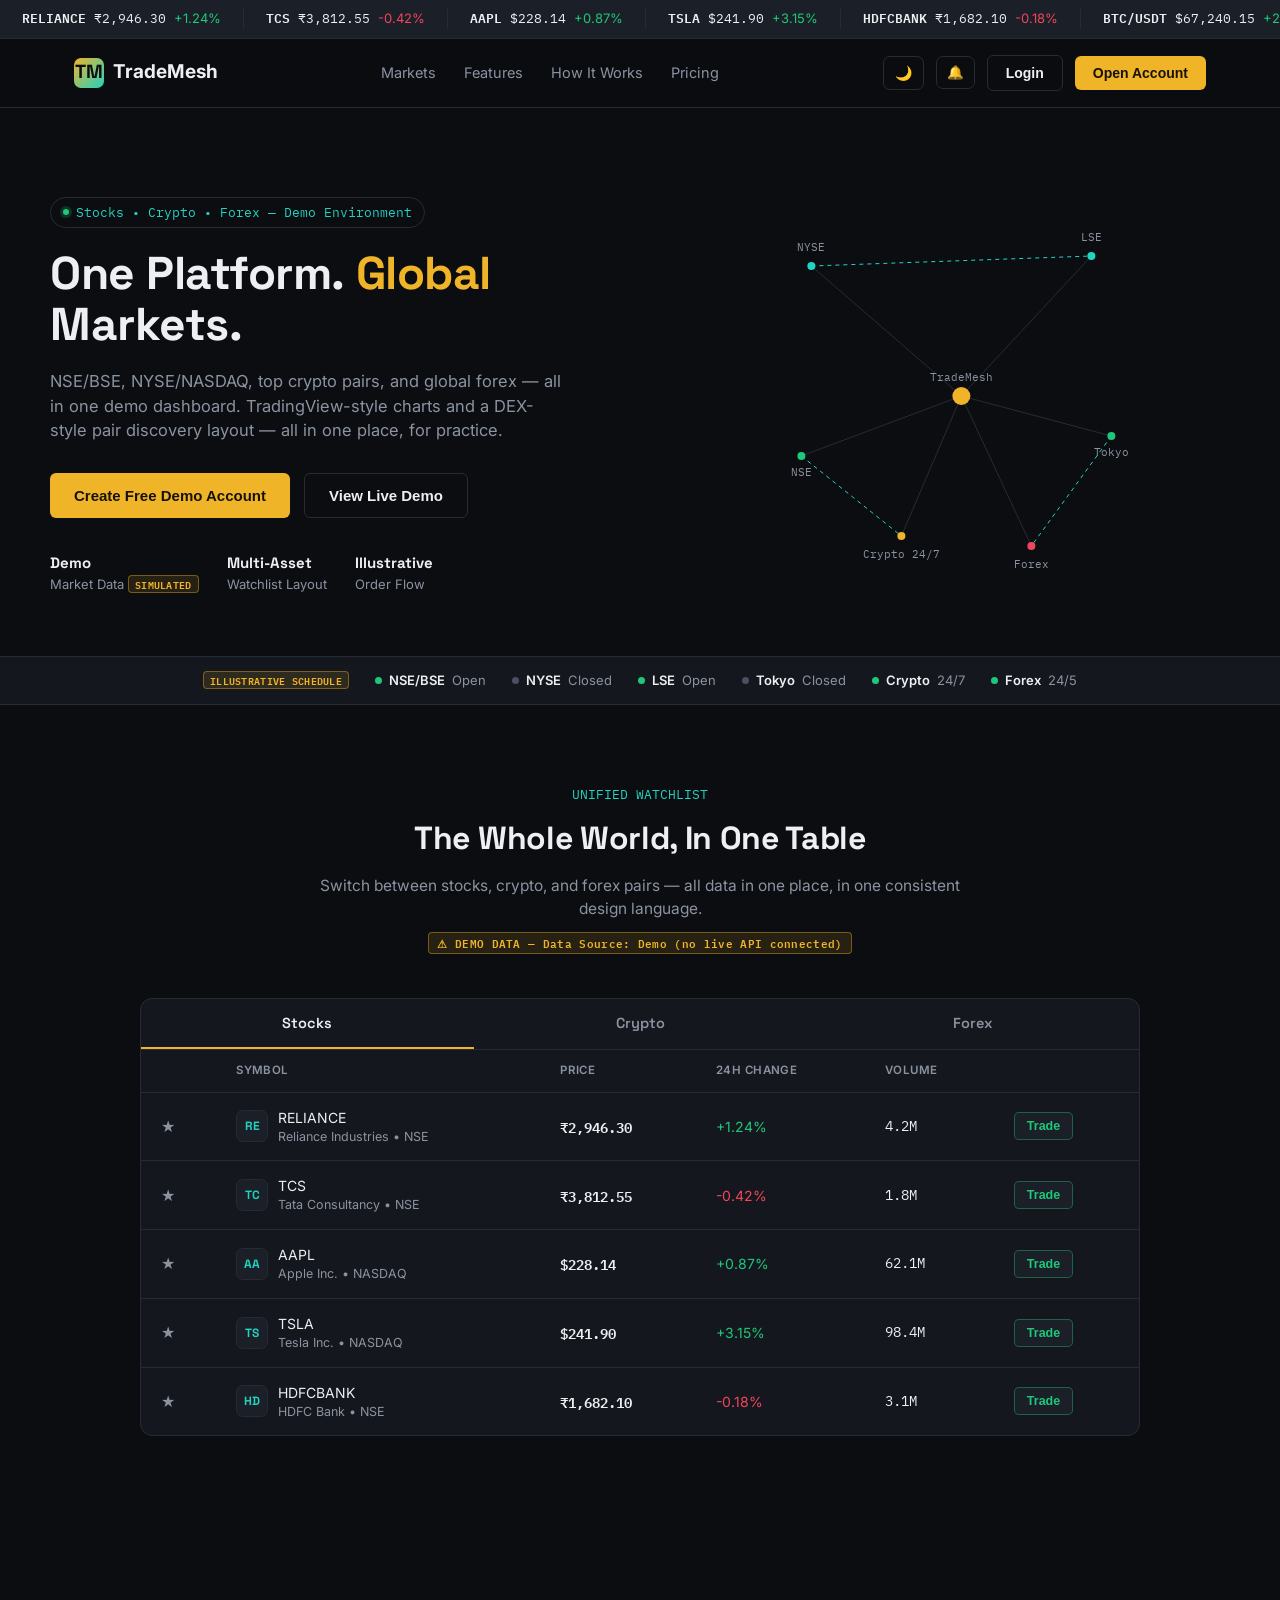
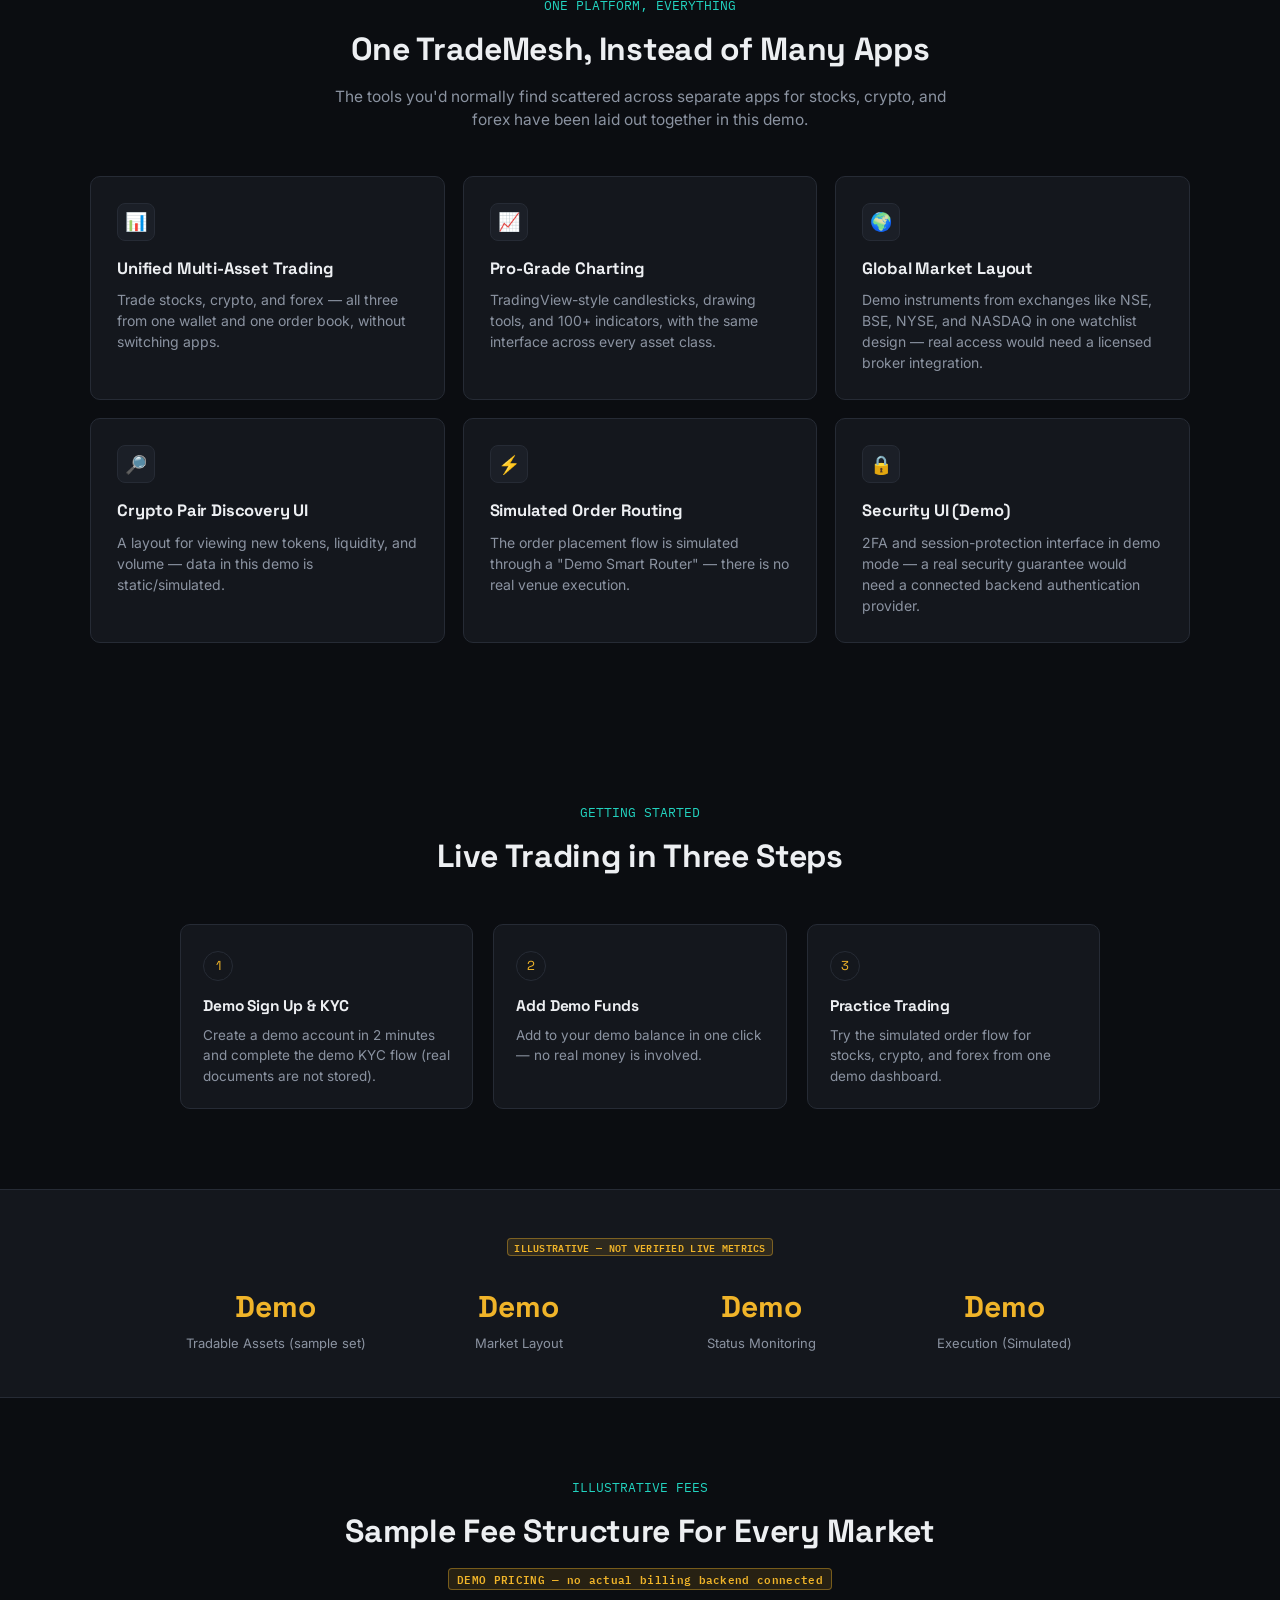
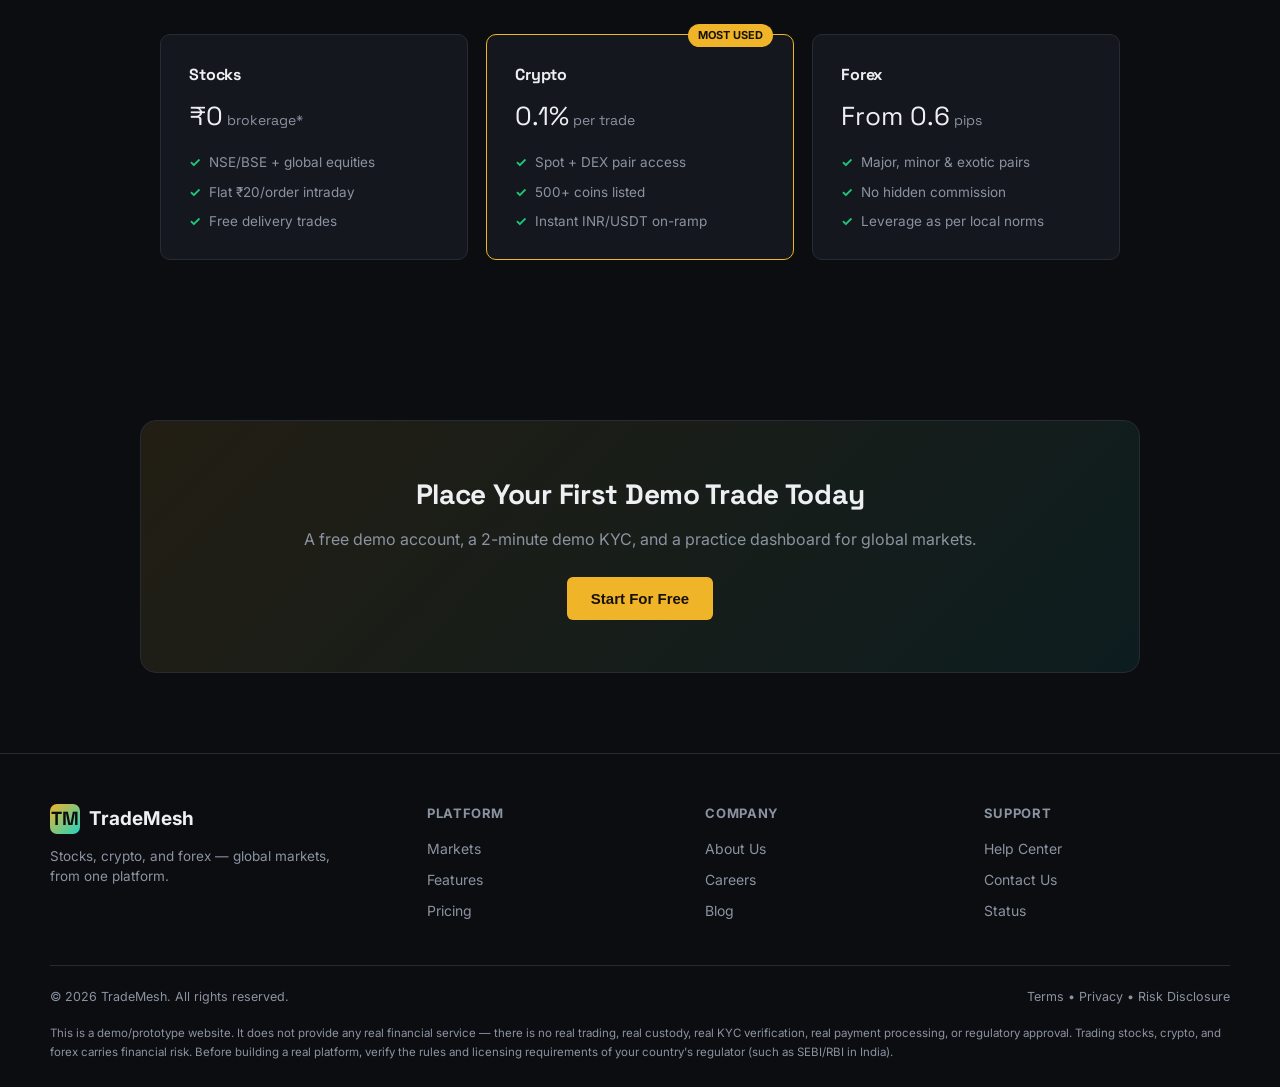
<file: index.html>
<!DOCTYPE html>
<html lang="en">
<head>
<meta charset="UTF-8" />
<meta name="viewport" content="width=device-width, initial-scale=1.0" />
<meta name="description" content="TradeMesh — a unified stocks, crypto and forex trading UI demo. Simulated data and order flow only; no real trading, payments or brokerage." />
<meta name="theme-color" content="#0B0D11" />
<link rel="icon" href="data:image/svg+xml,%3Csvg xmlns='http://www.w3.org/2000/svg' viewBox='0 0 32 32'%3E%3Crect width='32' height='32' rx='7' fill='%230B0D11'/%3E%3Cdefs%3E%3ClinearGradient id='g' x1='0' y1='0' x2='32' y2='32'%3E%3Cstop offset='0' stop-color='%23F0B429'/%3E%3Cstop offset='1' stop-color='%2322D3C0'/%3E%3C/linearGradient%3E%3C/defs%3E%3Crect x='3' y='3' width='26' height='26' rx='6' fill='url(%23g)'/%3E%3Ctext x='16' y='22' font-family='Arial,Helvetica,sans-serif' font-size='14' font-weight='700' text-anchor='middle' fill='%230B0D11'%3ETM%3C/text%3E%3C/svg%3E" />
<title>TradeMesh — One Platform, Global Markets</title>
<link rel="stylesheet" href="style.css" />
</head>
<body>

  <!-- Ticker -->
  <div class="ticker-bar">
    <div class="ticker-track" id="tickerTrack"></div>
  </div>

  <!-- Header -->
  <header>
    <nav>
      <div class="logo"><div class="logo-mark">TM</div>TradeMesh</div>
      <div class="nav-links" id="navLinksDesktop">
        <a href="#markets">Markets</a>
        <a href="#features">Features</a>
        <a href="#how">How It Works</a>
        <a href="#fees" id="pricingLinkDesktop">Pricing</a>
        <a href="#" id="dashLinkDesktop" class="dash-hidden">Dashboard</a>
      </div>
      <div class="nav-cta">
        <button class="theme-toggle" id="themeToggle" title="Toggle theme" aria-label="Theme toggle">🌙</button>
        <div class="notif-wrap dash-hidden" id="notifWrap">
          <button class="notif-bell" id="notifBell" aria-label="Notifications">🔔<span class="notif-dot" id="notifDot"></span></button>
          <div class="notif-panel" id="notifPanel"></div>
        </div>
        <button class="btn btn-ghost" id="loginBtnDesktop">Login</button>
        <button class="btn btn-brand" id="signupBtnDesktop">Open Account</button>
        <button class="btn btn-ghost dash-hidden" id="logoutBtnDesktop">Logout</button>
        <button class="menu-toggle" id="menuToggle" aria-label="Open menu">☰</button>
      </div>
    </nav>
  </header>

  <div class="drawer-overlay" id="drawerOverlay"></div>
  <div class="drawer" id="drawer">
    <button class="drawer-close" id="drawerClose" aria-label="Close">✕</button>
    <a href="#markets" data-drawer-link>Markets</a>
    <a href="#features" data-drawer-link>Features</a>
    <a href="#how" data-drawer-link>How It Works</a>
    <a href="#fees" data-drawer-link>Pricing</a>
    <a href="#" id="dashLinkMobile" class="dash-hidden" data-drawer-link>Dashboard</a>
    <hr>
    <button id="loginBtnMobile">Login</button>
    <button id="signupBtnMobile" style="color:var(--brand); font-weight:700;">Open Account</button>
    <button id="logoutBtnMobile" class="dash-hidden" style="color:var(--loss);">Logout</button>
  </div>

  <!-- Hero -->
  <section class="hero">
    <div class="hero-grid">
      <div>
        <div class="eyebrow"><span class="dot-live"></span> Stocks • Crypto • Forex — Demo Environment</div>
        <h1>One Platform. <span>Global</span> Markets.</h1>
        <p>NSE/BSE, NYSE/NASDAQ, top crypto pairs, and global forex — all in one demo dashboard. TradingView-style charts and a DEX-style pair discovery layout — all in one place, for practice.</p>
        <div class="hero-ctas">
          <button class="btn btn-brand btn-lg" id="heroSignupBtn">Create Free Demo Account</button>
          <button class="btn btn-ghost btn-lg" id="heroDemoBtn">View Live Demo</button>
        </div>
        <div class="trust-row">
          <div><b>Demo</b>Market Data <span class="demo-badge sm">SIMULATED</span></div>
          <div><b>Multi-Asset</b>Watchlist Layout</div>
          <div><b>Illustrative</b>Order Flow</div>
        </div>
      </div>

      <div class="mesh">
        <svg viewBox="0 0 420 400">
          <line class="mesh-line" x1="210" y1="200" x2="60" y2="70"></line>
          <line class="mesh-line" x1="210" y1="200" x2="340" y2="60"></line>
          <line class="mesh-line" x1="210" y1="200" x2="50" y2="260"></line>
          <line class="mesh-line" x1="210" y1="200" x2="360" y2="240"></line>
          <line class="mesh-line" x1="210" y1="200" x2="150" y2="340"></line>
          <line class="mesh-line" x1="210" y1="200" x2="280" y2="350"></line>
          <line class="mesh-line-active" x1="60" y1="70" x2="340" y2="60"></line>
          <line class="mesh-line-active" x1="50" y1="260" x2="150" y2="340"></line>
          <line class="mesh-line-active" x1="360" y1="240" x2="280" y2="350"></line>

          <circle cx="210" cy="200" r="9" fill="#F0B429"></circle>
          <text x="210" y="185" text-anchor="middle" class="node-label" fill="#F0B429">TradeMesh</text>

          <circle class="node-pulse" cx="60" cy="70" r="4" fill="#22D3C0"></circle>
          <text x="60" y="55" text-anchor="middle" class="node-label">NYSE</text>

          <circle class="node-pulse" cx="340" cy="60" r="4" fill="#22D3C0"></circle>
          <text x="340" y="45" text-anchor="middle" class="node-label">LSE</text>

          <circle class="node-pulse" cx="50" cy="260" r="4" fill="#1FC77A"></circle>
          <text x="50" y="280" text-anchor="middle" class="node-label">NSE</text>

          <circle class="node-pulse" cx="360" cy="240" r="4" fill="#1FC77A"></circle>
          <text x="360" y="260" text-anchor="middle" class="node-label">Tokyo</text>

          <circle class="node-pulse" cx="150" cy="340" r="4" fill="#F0B429"></circle>
          <text x="150" y="362" text-anchor="middle" class="node-label">Crypto 24/7</text>

          <circle class="node-pulse" cx="280" cy="350" r="4" fill="#F0465C"></circle>
          <text x="280" y="372" text-anchor="middle" class="node-label">Forex</text>
        </svg>
      </div>
    </div>
  </section>

  <!-- Session strip -->
  <div class="sessions">
    <div class="sessions-row">
      <span class="demo-badge sm">ILLUSTRATIVE SCHEDULE</span>
      <div class="session-chip"><span class="sd sd-open"></span><b>NSE/BSE</b> Open</div>
      <div class="session-chip"><span class="sd sd-closed"></span><b>NYSE</b> Closed</div>
      <div class="session-chip"><span class="sd sd-open"></span><b>LSE</b> Open</div>
      <div class="session-chip"><span class="sd sd-closed"></span><b>Tokyo</b> Closed</div>
      <div class="session-chip"><span class="sd sd-open"></span><b>Crypto</b> 24/7</div>
      <div class="session-chip"><span class="sd sd-open"></span><b>Forex</b> 24/5</div>
    </div>
  </div>

  <!-- Markets -->
  <section id="markets">
    <div class="section-head">
      <div class="section-tag">UNIFIED WATCHLIST</div>
      <h2>The Whole World, In One Table</h2>
      <p>Switch between stocks, crypto, and forex pairs — all data in one place, in one consistent design language.</p>
      <div style="margin-top:10px;"><span class="demo-badge">⚠ DEMO DATA — Data Source: Demo (no live API connected)</span></div>
    </div>

    <div class="market-panel">
      <div class="tabs">
        <button class="tab-btn active" data-tab="stocks">Stocks</button>
        <button class="tab-btn" data-tab="crypto">Crypto</button>
        <button class="tab-btn" data-tab="forex">Forex</button>
      </div>

      <div class="market-panels active" id="stocks">
        <table>
          <thead><tr><th></th><th>Symbol</th><th>Price</th><th>24h Change</th><th>Volume</th><th></th></tr></thead>
          <tbody id="stocksTbody"></tbody>
        </table>
      </div>

      <div class="market-panels" id="crypto">
        <table>
          <thead><tr><th></th><th>Symbol</th><th>Price</th><th>24h Change</th><th>Volume</th><th></th></tr></thead>
          <tbody id="cryptoTbody"></tbody>
        </table>
      </div>

      <div class="market-panels" id="forex">
        <table>
          <thead><tr><th></th><th>Pair</th><th>Price</th><th>24h Change</th><th>Volume</th><th></th></tr></thead>
          <tbody id="forexTbody"></tbody>
        </table>
      </div>
    </div>
  </section>

  <!-- ================= DEMO DASHBOARD ================= -->
  <div class="dash-hidden" id="dashboardSection">
    <div class="dash-shell">
      <div class="demo-banner">⚠ This is a <b>Demo Environment</b>. No real money, real trades, or real broker/exchange is involved. Use a regulated provider for real financial services.</div>

      <div class="dash-topbar" style="margin-top:20px;">
        <div class="dash-user">
          <div class="dash-avatar" id="dashAvatar">D</div>
          <div>
            <div style="font-weight:600;" id="dashUserName">Demo User</div>
            <div style="color:var(--muted); font-size:12.5px;">Demo Environment <span class="demo-badge sm">NO REAL MONEY</span></div>
          </div>
        </div>
        <div style="display:flex; gap:10px; align-items:center;">
          <input type="text" id="globalSearch" placeholder="Search: BTC, AAPL, EUR/USD..." style="padding:9px 14px; border-radius:6px; background:var(--panel2); border:1px solid var(--border); color:var(--text); font-size:13.5px; width:220px;">
        </div>
      </div>

      <div class="summary-grid">
        <div class="summary-card"><div class="lbl">Demo Balance</div><div class="val mono" id="sumBalance">₹0</div></div>
        <div class="summary-card"><div class="lbl">Available Funds</div><div class="val mono" id="sumAvailable">₹0</div></div>
        <div class="summary-card"><div class="lbl">Unrealized P&amp;L</div><div class="val mono" id="sumUnrealized">₹0</div></div>
        <div class="summary-card"><div class="lbl">Open Positions</div><div class="val mono" id="sumPositions">0</div></div>
      </div>

      <div class="dash-tabs">
        <button class="dash-tab active" data-dash="overviewPanel">Overview</button>
        <button class="dash-tab" data-dash="watchlistPanel">Watchlist</button>
        <button class="dash-tab" data-dash="portfolioPanel">Portfolio</button>
        <button class="dash-tab" data-dash="ordersPanel">Order History</button>
        <button class="dash-tab" data-dash="walletPanel">Wallet</button>
        <button class="dash-tab" data-dash="kycPanel">KYC</button>
        <button class="dash-tab" data-dash="securityPanel">Security</button>
      </div>

      <div class="dash-panel active" id="overviewPanel">
        <div class="panel-box" style="margin-bottom:16px;">
          <div class="panel-box-head"><b>Market Overview</b><span class="demo-badge sm">DEMO DATA</span></div>
          <table><tbody id="overviewTbody"></tbody></table>
        </div>
      </div>

      <div class="dash-panel" id="watchlistPanel">
        <div class="panel-box">
          <div class="panel-box-head"><b>My Watchlist</b><span class="demo-badge sm">DEMO DATA</span></div>
          <div id="watchlistBody"></div>
        </div>
      </div>

      <div class="dash-panel" id="portfolioPanel">
        <div class="panel-box" style="margin-bottom:16px;">
          <div class="panel-box-head">
            <b>Portfolio Summary</b>
          </div>
          <div style="padding:16px 20px; display:grid; grid-template-columns:repeat(4,1fr); gap:14px;">
            <div><div class="lbl" style="color:var(--muted); font-size:12px;">Total Value</div><div class="mono" id="pfTotal">₹0</div></div>
            <div><div class="lbl" style="color:var(--muted); font-size:12px;">Cash Balance</div><div class="mono" id="pfCash">₹0</div></div>
            <div><div class="lbl" style="color:var(--muted); font-size:12px;">Invested</div><div class="mono" id="pfInvested">₹0</div></div>
            <div><div class="lbl" style="color:var(--muted); font-size:12px;">Realized P&amp;L</div><div class="mono" id="pfRealized">₹0</div></div>
          </div>
        </div>
        <div class="panel-box">
          <div class="panel-box-head"><b>Holdings</b><span class="demo-badge sm">DEMO</span></div>
          <div id="holdingsBody"></div>
        </div>
      </div>

      <div class="dash-panel" id="ordersPanel">
        <div class="panel-box">
          <div class="panel-box-head"><b>Demo Order History</b><span class="demo-badge sm">SIMULATED EXECUTION</span></div>
          <div id="ordersBody"></div>
        </div>
      </div>

      <div class="dash-panel" id="walletPanel">
        <div class="panel-box" style="margin-bottom:16px;">
          <div class="panel-box-head"><b>Demo Wallet</b><span class="demo-badge sm">NO REAL MONEY</span></div>
          <div style="padding:16px 20px; font-size:26px; font-family:'Space Grotesk';" id="walletBalanceDisplay">₹0</div>
          <div class="wallet-actions">
            <button class="btn btn-brand" id="addFundsBtn">+ ₹10,000 Demo Funds</button>
            <button class="btn btn-ghost" id="withdrawBtn">Withdraw (Demo)</button>
          </div>
        </div>
        <div class="panel-box">
          <div class="panel-box-head"><b>Transaction History</b></div>
          <div id="walletTxBody"></div>
        </div>
      </div>

      <div class="dash-panel" id="kycPanel">
        <div class="panel-box" style="padding:20px;">
          <div style="display:flex; justify-content:space-between; align-items:center; margin-bottom:6px;">
            <b>KYC Verification — Demo Flow</b>
            <span class="kyc-status-badge pending" id="kycStatusBadge">Not Started</span>
          </div>
          <p style="color:var(--muted); font-size:13px; margin-bottom:16px;">In demo mode, real PAN/Aadhaar/Passport are not verified and documents are not stored.</p>
          <button class="btn btn-brand" id="startKycBtn">Start Demo KYC</button>
        </div>
      </div>

      <div class="dash-panel" id="securityPanel">
        <div class="panel-box" style="padding:20px; margin-bottom:14px;">
          <b>Account Protection</b>
          <p style="color:var(--muted); font-size:13px; margin:8px 0 14px;">Password protection and session management demo UI. Data in transit should only be considered encrypted via HTTPS/TLS once an actual deployment runs on HTTPS.</p>
          <div style="display:flex; justify-content:space-between; align-items:center; padding:10px 0; border-top:1px solid var(--border);">
            <span>Two-Factor Authentication (2FA)</span>
            <button class="btn btn-ghost" id="toggle2faBtn">Enable 2FA (Demo)</button>
          </div>
          <div style="display:flex; justify-content:space-between; align-items:center; padding:10px 0; border-top:1px solid var(--border);">
            <span>Login Alerts</span>
            <span class="demo-badge sm">DEMO UI</span>
          </div>
        </div>
        <div class="panel-box" style="padding:20px;">
          <b>Compliance Status</b>
          <p style="color:var(--muted); font-size:13px; margin-top:8px;">This website is a demo/prototype and does not provide any real financial service. No regulatory license, KYC approval, or custody claim is being made.</p>
        </div>
      </div>
    </div>
  </div>

  <!-- Features -->
  <section id="features">
    <div class="section-head">
      <div class="section-tag">ONE PLATFORM, EVERYTHING</div>
      <h2>One TradeMesh, Instead of Many Apps</h2>
      <p>The tools you'd normally find scattered across separate apps for stocks, crypto, and forex have been laid out together in this demo.</p>
    </div>
    <div class="features-grid">
      <div class="feature-card"><div class="feature-icon">📊</div><h3>Unified Multi-Asset Trading</h3><p>Trade stocks, crypto, and forex — all three from one wallet and one order book, without switching apps.</p></div>
      <div class="feature-card"><div class="feature-icon">📈</div><h3>Pro-Grade Charting</h3><p>TradingView-style candlesticks, drawing tools, and 100+ indicators, with the same interface across every asset class.</p></div>
      <div class="feature-card"><div class="feature-icon">🌍</div><h3>Global Market Layout</h3><p>Demo instruments from exchanges like NSE, BSE, NYSE, and NASDAQ in one watchlist design — real access would need a licensed broker integration.</p></div>
      <div class="feature-card"><div class="feature-icon">🔎</div><h3>Crypto Pair Discovery UI</h3><p>A layout for viewing new tokens, liquidity, and volume — data in this demo is static/simulated.</p></div>
      <div class="feature-card"><div class="feature-icon">⚡</div><h3>Simulated Order Routing</h3><p>The order placement flow is simulated through a "Demo Smart Router" — there is no real venue execution.</p></div>
      <div class="feature-card"><div class="feature-icon">🔒</div><h3>Security UI (Demo)</h3><p>2FA and session-protection interface in demo mode — a real security guarantee would need a connected backend authentication provider.</p></div>
    </div>
  </section>

  <!-- How it works -->
  <section id="how">
    <div class="section-head">
      <div class="section-tag">GETTING STARTED</div>
      <h2>Live Trading in Three Steps</h2>
    </div>
    <div class="steps">
      <div class="step"><div class="step-num">1</div><h4>Demo Sign Up &amp; KYC</h4><p>Create a demo account in 2 minutes and complete the demo KYC flow (real documents are not stored).</p></div>
      <div class="step"><div class="step-num">2</div><h4>Add Demo Funds</h4><p>Add to your demo balance in one click — no real money is involved.</p></div>
      <div class="step"><div class="step-num">3</div><h4>Practice Trading</h4><p>Try the simulated order flow for stocks, crypto, and forex from one demo dashboard.</p></div>
    </div>
  </section>

  <!-- Stats -->
  <div class="stats-band">
    <div class="stats-row">
      <div style="grid-column:1/-1; margin-bottom:6px;"><span class="demo-badge sm">ILLUSTRATIVE — NOT VERIFIED LIVE METRICS</span></div>
      <div><div class="stat-num">Demo</div><div class="stat-label">Tradable Assets (sample set)</div></div>
      <div><div class="stat-num">Demo</div><div class="stat-label">Market Layout</div></div>
      <div><div class="stat-num">Demo</div><div class="stat-label">Status Monitoring</div></div>
      <div><div class="stat-num">Demo</div><div class="stat-label">Execution (Simulated)</div></div>
    </div>
  </div>

  <!-- Fees -->
  <section id="fees">
    <div class="section-head">
      <div class="section-tag">ILLUSTRATIVE FEES</div>
      <h2>Sample Fee Structure For Every Market</h2>
      <p><span class="demo-badge">DEMO PRICING — no actual billing backend connected</span></p>
    </div>
    <div class="fees-grid">
      <div class="fee-card">
        <h3>Stocks</h3>
        <div class="fee-value">₹0<span style="font-size:14px;color:var(--muted)"> brokerage*</span></div>
        <ul>
          <li>NSE/BSE + global equities</li>
          <li>Flat ₹20/order intraday</li>
          <li>Free delivery trades</li>
        </ul>
      </div>
      <div class="fee-card highlight">
        <div class="fee-badge">MOST USED</div>
        <h3>Crypto</h3>
        <div class="fee-value">0.1%<span style="font-size:14px;color:var(--muted)"> per trade</span></div>
        <ul>
          <li>Spot + DEX pair access</li>
          <li>500+ coins listed</li>
          <li>Instant INR/USDT on-ramp</li>
        </ul>
      </div>
      <div class="fee-card">
        <h3>Forex</h3>
        <div class="fee-value">From 0.6<span style="font-size:14px;color:var(--muted)"> pips</span></div>
        <ul>
          <li>Major, minor &amp; exotic pairs</li>
          <li>No hidden commission</li>
          <li>Leverage as per local norms</li>
        </ul>
      </div>
    </div>
  </section>

  <!-- CTA -->
  <section>
    <div class="cta-band">
      <h2>Place Your First Demo Trade Today</h2>
      <p>A free demo account, a 2-minute demo KYC, and a practice dashboard for global markets.</p>
      <button class="btn btn-brand btn-lg" id="ctaSignupBtn">Start For Free</button>
    </div>
  </section>

  <!-- Footer -->
  <footer>
    <div class="footer-grid">
      <div>
        <div class="logo" style="margin-bottom:12px;"><div class="logo-mark">TM</div>TradeMesh</div>
        <p style="color:var(--muted); font-size:13.5px; max-width:280px;">Stocks, crypto, and forex — global markets, from one platform.</p>
      </div>
      <div>
        <h5>Platform</h5>
        <a href="#markets">Markets</a>
        <a href="#features">Features</a>
        <a href="#fees">Pricing</a>
      </div>
      <div>
        <h5>Company</h5>
        <a href="#" class="footer-link" data-toast="About Us — page coming soon">About Us</a>
        <a href="#" class="footer-link" data-toast="Careers — no openings right now (demo)">Careers</a>
        <a href="#" class="footer-link" data-toast="Blog — demo content coming soon">Blog</a>
      </div>
      <div>
        <h5>Support</h5>
        <a href="#" class="footer-link" data-toast="Help Center — FAQ page coming soon">Help Center</a>
        <a href="#" id="contactLink">Contact Us</a>
        <a href="#" id="statusLink">Status</a>
      </div>
    </div>
    <div class="footer-bottom">
      <span>© 2026 TradeMesh. All rights reserved.</span>
      <span><a href="#" class="footer-link" data-toast="Terms — demo document coming soon">Terms</a> • <a href="#" class="footer-link" data-toast="Privacy Policy — demo document coming soon">Privacy</a> • <a href="#" id="riskLink">Risk Disclosure</a></span>
    </div>
    <p class="disclaimer">This is a demo/prototype website. It does not provide any real financial service — there is no real trading, real custody, real KYC verification, real payment processing, or regulatory approval. Trading stocks, crypto, and forex carries financial risk. Before building a real platform, verify the rules and licensing requirements of your country's regulator (such as SEBI/RBI in India).</p>
  </footer>

  <!-- ================= MODALS ================= -->

  <div class="modal-overlay" id="loginModal">
    <div class="modal">
      <button class="modal-close" data-close-modal>✕</button>
      <h3>Login</h3>
      <p class="modal-sub">Demo Account / Demo Environment</p>
      <div class="form-alert error" id="loginAlert"></div>
      <form id="loginForm" novalidate>
        <div class="field" id="loginEmailField">
          <label for="loginEmail">Email</label>
          <input type="email" id="loginEmail" placeholder="demo@trademesh.app" value="demo@trademesh.app">
          <div class="field-error">Enter a valid email</div>
        </div>
        <div class="field" id="loginPassField">
          <label for="loginPass">Password</label>
          <input type="password" id="loginPass" placeholder="••••••••" value="demo1234">
          <div class="field-error">Password must be at least 6 characters</div>
        </div>
        <div class="field-row" style="margin-bottom:16px;">
          <input type="checkbox" id="rememberMe"><label for="rememberMe" style="margin:0;">Remember me</label>
        </div>
        <button type="submit" class="btn btn-brand btn-full" id="loginSubmitBtn">
          <span class="spinner"></span><span class="btn-label">Login</span>
        </button>
      </form>
      <div class="modal-links">
        <button class="link-btn" id="forgotPassBtn">Forgot password?</button>
        <button class="link-btn" id="switchToSignup">Create account</button>
      </div>
      <p style="margin-top:14px; font-size:11.5px; color:var(--muted);">Demo credentials are pre-filled — just click "Login".</p>
    </div>
  </div>

  <div class="modal-overlay" id="signupModal">
    <div class="modal">
      <button class="modal-close" data-close-modal>✕</button>
      <h3>Create Demo Account</h3>
      <p class="modal-sub">Free demo account — no real money involved</p>
      <div class="form-alert error" id="signupAlert"></div>
      <form id="signupForm" novalidate>
        <div class="field" id="suNameField"><label>Full Name</label><input type="text" id="suName" placeholder="Rahul Sharma"><div class="field-error">Name is required</div></div>
        <div class="field" id="suEmailField"><label>Email</label><input type="email" id="suEmail" placeholder="you@example.com"><div class="field-error">Enter a valid email</div></div>
        <div class="field" id="suMobileField"><label>Mobile Number</label><input type="tel" id="suMobile" placeholder="98xxxxxxxx"><div class="field-error">Enter a valid 10-digit number</div></div>
        <div class="field" id="suPassField"><label>Password</label><input type="password" id="suPass" placeholder="At least 6 characters"><div class="field-error">Password must be at least 6 characters</div></div>
        <div class="field" id="suConfirmField"><label>Confirm Password</label><input type="password" id="suConfirm" placeholder="Re-enter password"><div class="field-error">Passwords do not match</div></div>
        <div class="field" id="suCountryField">
          <label>Country</label>
          <select id="suCountry">
            <option value="">Select country</option>
            <option>India</option><option>United States</option><option>United Kingdom</option>
            <option>United Arab Emirates</option><option>Singapore</option><option>Other</option>
          </select>
          <div class="field-error">Select a country</div>
        </div>
        <div class="field-row" style="margin-bottom:16px;" id="suTermsField">
          <input type="checkbox" id="suTerms"><label for="suTerms" style="margin:0;">I agree to the Terms &amp; Risk Disclosure</label>
        </div>
        <div class="field-error" id="suTermsError" style="display:none; margin-bottom:12px;">You must accept the Terms</div>
        <button type="submit" class="btn btn-brand btn-full" id="signupSubmitBtn">
          <span class="spinner"></span><span class="btn-label">Create Demo Account</span>
        </button>
      </form>
      <div class="modal-links" style="justify-content:center;">
        <button class="link-btn" id="switchToLogin">Already have an account? Login</button>
      </div>
    </div>
  </div>

  <div class="modal-overlay" id="kycModal">
    <div class="modal">
      <button class="modal-close" data-close-modal>✕</button>
      <h3>KYC Verification — Demo Flow</h3>
      <p class="modal-sub" id="kycSubtitle">Step 1 of 3 — Personal Details</p>
      <div class="kyc-steps"><div class="kyc-step-dot active" id="kycDot1"></div><div class="kyc-step-dot" id="kycDot2"></div><div class="kyc-step-dot" id="kycDot3"></div></div>

      <div id="kycStep1">
        <div class="field"><label>Full Name</label><input type="text" id="kycName" placeholder="Rahul Sharma"></div>
        <div class="field"><label>Date of Birth</label><input type="date" id="kycDob"></div>
        <div class="field"><label>Country</label><input type="text" id="kycCountry" placeholder="India"></div>
        <div class="field"><label>Address</label><input type="text" id="kycAddress" placeholder="City, State"></div>
        <button class="btn btn-brand btn-full" id="kycNext1">Next</button>
      </div>

      <div id="kycStep2" style="display:none;">
        <p style="font-size:13px; color:var(--muted); margin-bottom:10px;">Choose an identity document type (demo — no actual document will be uploaded)</p>
        <div class="doc-options">
          <div class="doc-opt" data-doc="PAN">PAN</div>
          <div class="doc-opt" data-doc="Aadhaar">Aadhaar</div>
          <div class="doc-opt" data-doc="Passport">Passport</div>
        </div>
        <button class="btn btn-brand btn-full" id="kycNext2">Next</button>
      </div>

      <div id="kycStep3" style="display:none; text-align:center; padding:10px 0;">
        <div style="font-size:40px; margin-bottom:10px;">✅</div>
        <p style="font-weight:600; margin-bottom:6px;">Demo Verified</p>
        <p style="font-size:13px; color:var(--muted); margin-bottom:18px;">This is only a demo verification. No real PAN/Aadhaar/Passport check has taken place.</p>
        <button class="btn btn-brand btn-full" id="kycFinish">Done</button>
      </div>
    </div>
  </div>

  <div class="modal-overlay" id="orderModal">
    <div class="modal">
      <button class="modal-close" data-close-modal>✕</button>
      <h3 id="orderAssetTitle">Trade Asset</h3>
      <p class="modal-sub"><span class="demo-badge sm">DEMO ORDER — No real trade will be executed</span></p>
      <div class="order-tabs">
        <button class="order-tab buy-active" id="orderBuyTab">Buy</button>
        <button class="order-tab" id="orderSellTab">Sell</button>
      </div>
      <div class="order-type-row">
        <button class="active" id="orderMarketBtn">Market</button>
        <button id="orderLimitBtn">Limit</button>
      </div>
      <div class="field" id="orderPriceField" style="display:none;"><label>Limit Price</label><input type="number" id="orderPrice" placeholder="0.00"></div>
      <div class="field"><label>Quantity</label><input type="number" id="orderQty" placeholder="1" min="0" step="any"></div>
      <div class="order-summary">
        <div><span>Estimated Price</span><b id="orderEstPrice">₹0</b></div>
        <div><span>Estimated Total</span><b id="orderEstTotal">₹0</b></div>
        <div><span>Demo Fee</span><b id="orderEstFee">₹0</b></div>
        <div><span>Available Demo Balance</span><b id="orderAvailBal">₹0</b></div>
      </div>
      <div class="form-alert error" id="orderAlert"></div>
      <button class="btn btn-brand btn-full" id="orderConfirmBtn">
        <span class="spinner"></span><span class="btn-label">Confirm Demo Order</span>
      </button>
    </div>
  </div>

  <div class="modal-overlay" id="withdrawModal">
    <div class="modal">
      <button class="modal-close" data-close-modal>✕</button>
      <h3>Withdraw (Demo)</h3>
      <p class="modal-sub"><span class="demo-badge sm">DEMO WALLET — NO REAL MONEY</span></p>
      <div class="form-alert error" id="withdrawAlert"></div>
      <div class="field"><label>Amount (₹)</label><input type="number" id="withdrawAmount" placeholder="0"></div>
      <div class="field"><label>Destination (demo)</label><input type="text" id="withdrawDest" placeholder="Bank account / crypto address"></div>
      <button class="btn btn-brand btn-full" id="withdrawConfirmBtn">Submit Demo Withdrawal</button>
      <p style="margin-top:12px; font-size:11.5px; color:var(--muted);">A real withdrawal would need regulated payment infrastructure and a licensed backend — this demo only simulates it.</p>
    </div>
  </div>

  <div class="modal-overlay" id="infoModal">
    <div class="modal modal-wide">
      <button class="modal-close" data-close-modal>✕</button>
      <h3 id="infoModalTitle">Info</h3>
      <div id="infoModalBody" style="font-size:14px; color:var(--muted); line-height:1.7; max-height:60vh; overflow-y:auto;"></div>
    </div>
  </div>

  <div class="toast-stack" id="toastStack"></div>

<script src="app.js"></script>

</body>
</html>
</file>
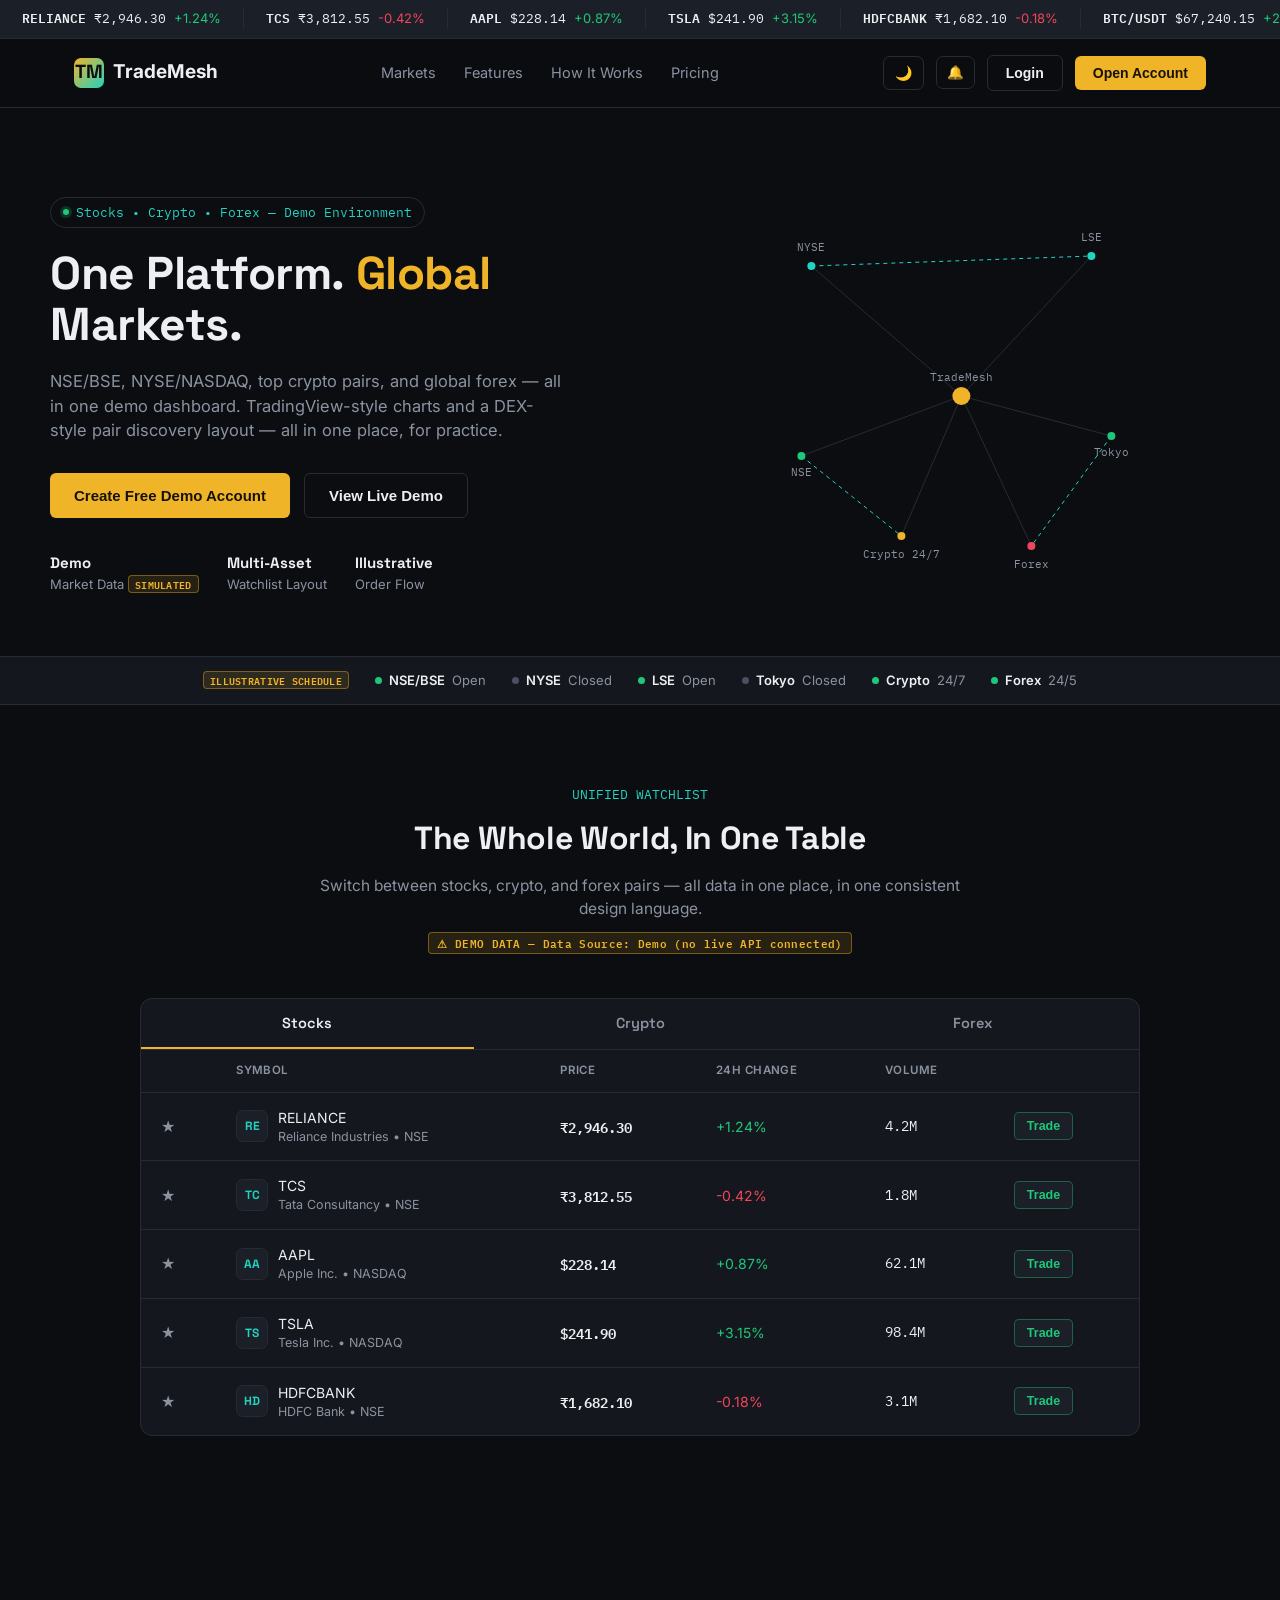
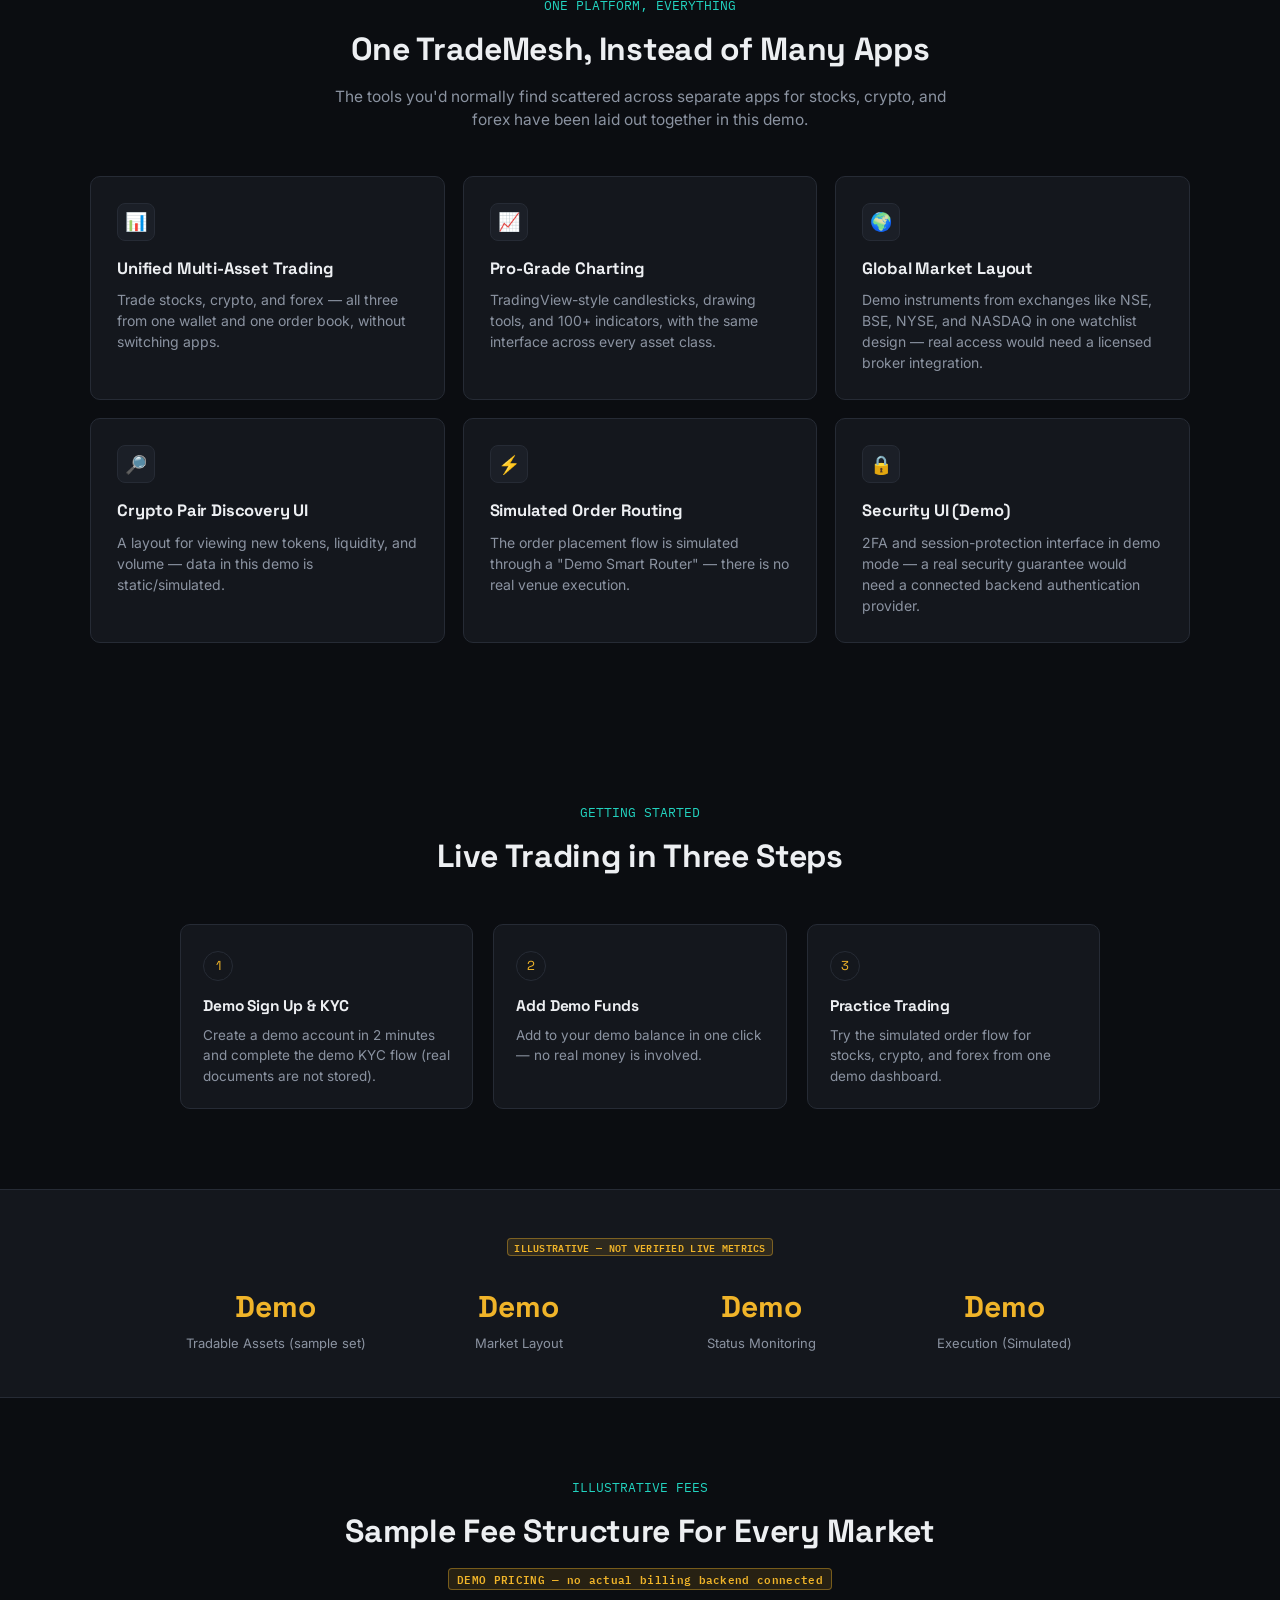
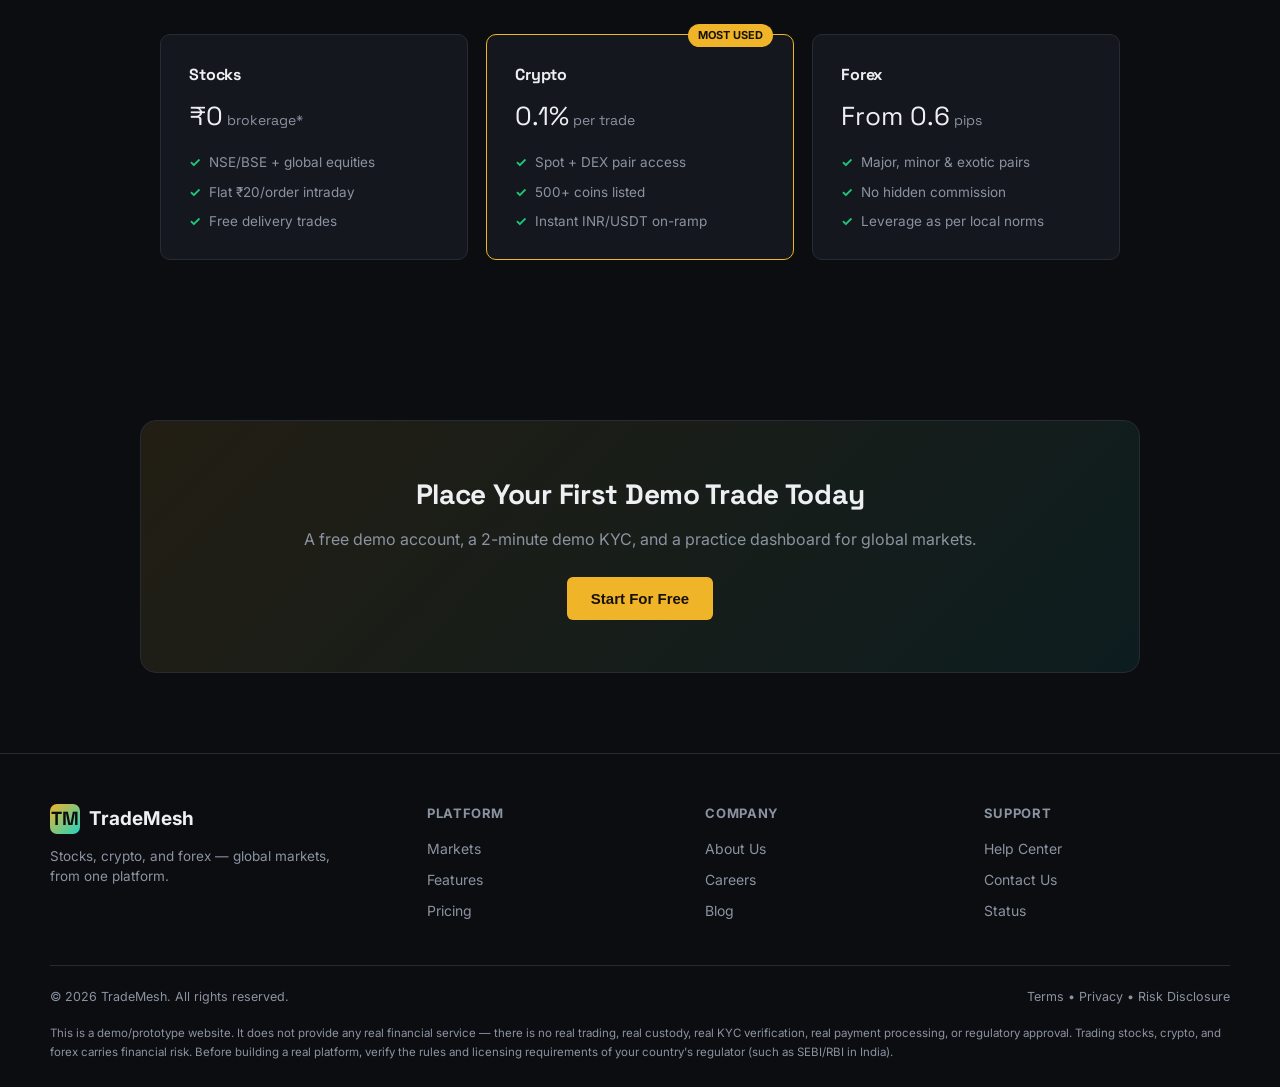
<file: trademesh/index.html>
<!DOCTYPE html>
<html lang="en">
<head>
<meta charset="UTF-8" />
<meta name="viewport" content="width=device-width, initial-scale=1.0" />
<meta name="description" content="TradeMesh — a unified stocks, crypto and forex trading UI demo. Simulated data and order flow only; no real trading, payments or brokerage." />
<meta name="theme-color" content="#0B0D11" />
<link rel="icon" href="data:image/svg+xml,%3Csvg xmlns='http://www.w3.org/2000/svg' viewBox='0 0 32 32'%3E%3Crect width='32' height='32' rx='7' fill='%230B0D11'/%3E%3Cdefs%3E%3ClinearGradient id='g' x1='0' y1='0' x2='32' y2='32'%3E%3Cstop offset='0' stop-color='%23F0B429'/%3E%3Cstop offset='1' stop-color='%2322D3C0'/%3E%3C/linearGradient%3E%3C/defs%3E%3Crect x='3' y='3' width='26' height='26' rx='6' fill='url(%23g)'/%3E%3Ctext x='16' y='22' font-family='Arial,Helvetica,sans-serif' font-size='14' font-weight='700' text-anchor='middle' fill='%230B0D11'%3ETM%3C/text%3E%3C/svg%3E" />
<title>TradeMesh — One Platform, Global Markets</title>
<link rel="stylesheet" href="css/style.css" />
</head>
<body>

  <!-- Ticker -->
  <div class="ticker-bar">
    <div class="ticker-track" id="tickerTrack"></div>
  </div>

  <!-- Header -->
  <header>
    <nav>
      <div class="logo"><div class="logo-mark">TM</div>TradeMesh</div>
      <div class="nav-links" id="navLinksDesktop">
        <a href="#markets">Markets</a>
        <a href="#features">Features</a>
        <a href="#how">How It Works</a>
        <a href="#fees" id="pricingLinkDesktop">Pricing</a>
        <a href="#" id="dashLinkDesktop" class="dash-hidden">Dashboard</a>
      </div>
      <div class="nav-cta">
        <button class="theme-toggle" id="themeToggle" title="Toggle theme" aria-label="Theme toggle">🌙</button>
        <div class="notif-wrap dash-hidden" id="notifWrap">
          <button class="notif-bell" id="notifBell" aria-label="Notifications">🔔<span class="notif-dot" id="notifDot"></span></button>
          <div class="notif-panel" id="notifPanel"></div>
        </div>
        <button class="btn btn-ghost" id="loginBtnDesktop">Login</button>
        <button class="btn btn-brand" id="signupBtnDesktop">Open Account</button>
        <button class="btn btn-ghost dash-hidden" id="logoutBtnDesktop">Logout</button>
        <button class="menu-toggle" id="menuToggle" aria-label="Open menu">☰</button>
      </div>
    </nav>
  </header>

  <div class="drawer-overlay" id="drawerOverlay"></div>
  <div class="drawer" id="drawer">
    <button class="drawer-close" id="drawerClose" aria-label="Close">✕</button>
    <a href="#markets" data-drawer-link>Markets</a>
    <a href="#features" data-drawer-link>Features</a>
    <a href="#how" data-drawer-link>How It Works</a>
    <a href="#fees" data-drawer-link>Pricing</a>
    <a href="#" id="dashLinkMobile" class="dash-hidden" data-drawer-link>Dashboard</a>
    <hr>
    <button id="loginBtnMobile">Login</button>
    <button id="signupBtnMobile" style="color:var(--brand); font-weight:700;">Open Account</button>
    <button id="logoutBtnMobile" class="dash-hidden" style="color:var(--loss);">Logout</button>
  </div>

  <!-- Hero -->
  <section class="hero">
    <div class="hero-grid">
      <div>
        <div class="eyebrow"><span class="dot-live"></span> Stocks • Crypto • Forex — Demo Environment</div>
        <h1>One Platform. <span>Global</span> Markets.</h1>
        <p>NSE/BSE, NYSE/NASDAQ, top crypto pairs, and global forex — all in one demo dashboard. TradingView-style charts and a DEX-style pair discovery layout — all in one place, for practice.</p>
        <div class="hero-ctas">
          <button class="btn btn-brand btn-lg" id="heroSignupBtn">Create Free Demo Account</button>
          <button class="btn btn-ghost btn-lg" id="heroDemoBtn">View Live Demo</button>
        </div>
        <div class="trust-row">
          <div><b>Demo</b>Market Data <span class="demo-badge sm">SIMULATED</span></div>
          <div><b>Multi-Asset</b>Watchlist Layout</div>
          <div><b>Illustrative</b>Order Flow</div>
        </div>
      </div>

      <div class="mesh">
        <svg viewBox="0 0 420 400">
          <line class="mesh-line" x1="210" y1="200" x2="60" y2="70"></line>
          <line class="mesh-line" x1="210" y1="200" x2="340" y2="60"></line>
          <line class="mesh-line" x1="210" y1="200" x2="50" y2="260"></line>
          <line class="mesh-line" x1="210" y1="200" x2="360" y2="240"></line>
          <line class="mesh-line" x1="210" y1="200" x2="150" y2="340"></line>
          <line class="mesh-line" x1="210" y1="200" x2="280" y2="350"></line>
          <line class="mesh-line-active" x1="60" y1="70" x2="340" y2="60"></line>
          <line class="mesh-line-active" x1="50" y1="260" x2="150" y2="340"></line>
          <line class="mesh-line-active" x1="360" y1="240" x2="280" y2="350"></line>

          <circle cx="210" cy="200" r="9" fill="#F0B429"></circle>
          <text x="210" y="185" text-anchor="middle" class="node-label" fill="#F0B429">TradeMesh</text>

          <circle class="node-pulse" cx="60" cy="70" r="4" fill="#22D3C0"></circle>
          <text x="60" y="55" text-anchor="middle" class="node-label">NYSE</text>

          <circle class="node-pulse" cx="340" cy="60" r="4" fill="#22D3C0"></circle>
          <text x="340" y="45" text-anchor="middle" class="node-label">LSE</text>

          <circle class="node-pulse" cx="50" cy="260" r="4" fill="#1FC77A"></circle>
          <text x="50" y="280" text-anchor="middle" class="node-label">NSE</text>

          <circle class="node-pulse" cx="360" cy="240" r="4" fill="#1FC77A"></circle>
          <text x="360" y="260" text-anchor="middle" class="node-label">Tokyo</text>

          <circle class="node-pulse" cx="150" cy="340" r="4" fill="#F0B429"></circle>
          <text x="150" y="362" text-anchor="middle" class="node-label">Crypto 24/7</text>

          <circle class="node-pulse" cx="280" cy="350" r="4" fill="#F0465C"></circle>
          <text x="280" y="372" text-anchor="middle" class="node-label">Forex</text>
        </svg>
      </div>
    </div>
  </section>

  <!-- Session strip -->
  <div class="sessions">
    <div class="sessions-row">
      <span class="demo-badge sm">ILLUSTRATIVE SCHEDULE</span>
      <div class="session-chip"><span class="sd sd-open"></span><b>NSE/BSE</b> Open</div>
      <div class="session-chip"><span class="sd sd-closed"></span><b>NYSE</b> Closed</div>
      <div class="session-chip"><span class="sd sd-open"></span><b>LSE</b> Open</div>
      <div class="session-chip"><span class="sd sd-closed"></span><b>Tokyo</b> Closed</div>
      <div class="session-chip"><span class="sd sd-open"></span><b>Crypto</b> 24/7</div>
      <div class="session-chip"><span class="sd sd-open"></span><b>Forex</b> 24/5</div>
    </div>
  </div>

  <!-- Markets -->
  <section id="markets">
    <div class="section-head">
      <div class="section-tag">UNIFIED WATCHLIST</div>
      <h2>The Whole World, In One Table</h2>
      <p>Switch between stocks, crypto, and forex pairs — all data in one place, in one consistent design language.</p>
      <div style="margin-top:10px;"><span class="demo-badge">⚠ DEMO DATA — Data Source: Demo (no live API connected)</span></div>
    </div>

    <div class="market-panel">
      <div class="tabs">
        <button class="tab-btn active" data-tab="stocks">Stocks</button>
        <button class="tab-btn" data-tab="crypto">Crypto</button>
        <button class="tab-btn" data-tab="forex">Forex</button>
      </div>

      <div class="market-panels active" id="stocks">
        <table>
          <thead><tr><th></th><th>Symbol</th><th>Price</th><th>24h Change</th><th>Volume</th><th></th></tr></thead>
          <tbody id="stocksTbody"></tbody>
        </table>
      </div>

      <div class="market-panels" id="crypto">
        <table>
          <thead><tr><th></th><th>Symbol</th><th>Price</th><th>24h Change</th><th>Volume</th><th></th></tr></thead>
          <tbody id="cryptoTbody"></tbody>
        </table>
      </div>

      <div class="market-panels" id="forex">
        <table>
          <thead><tr><th></th><th>Pair</th><th>Price</th><th>24h Change</th><th>Volume</th><th></th></tr></thead>
          <tbody id="forexTbody"></tbody>
        </table>
      </div>
    </div>
  </section>

  <!-- ================= DEMO DASHBOARD ================= -->
  <div class="dash-hidden" id="dashboardSection">
    <div class="dash-shell">
      <div class="demo-banner">⚠ This is a <b>Demo Environment</b>. No real money, real trades, or real broker/exchange is involved. Use a regulated provider for real financial services.</div>

      <div class="dash-topbar" style="margin-top:20px;">
        <div class="dash-user">
          <div class="dash-avatar" id="dashAvatar">D</div>
          <div>
            <div style="font-weight:600;" id="dashUserName">Demo User</div>
            <div style="color:var(--muted); font-size:12.5px;">Demo Environment <span class="demo-badge sm">NO REAL MONEY</span></div>
          </div>
        </div>
        <div style="display:flex; gap:10px; align-items:center;">
          <input type="text" id="globalSearch" placeholder="Search: BTC, AAPL, EUR/USD..." style="padding:9px 14px; border-radius:6px; background:var(--panel2); border:1px solid var(--border); color:var(--text); font-size:13.5px; width:220px;">
        </div>
      </div>

      <div class="summary-grid">
        <div class="summary-card"><div class="lbl">Demo Balance</div><div class="val mono" id="sumBalance">₹0</div></div>
        <div class="summary-card"><div class="lbl">Available Funds</div><div class="val mono" id="sumAvailable">₹0</div></div>
        <div class="summary-card"><div class="lbl">Unrealized P&amp;L</div><div class="val mono" id="sumUnrealized">₹0</div></div>
        <div class="summary-card"><div class="lbl">Open Positions</div><div class="val mono" id="sumPositions">0</div></div>
      </div>

      <div class="dash-tabs">
        <button class="dash-tab active" data-dash="overviewPanel">Overview</button>
        <button class="dash-tab" data-dash="watchlistPanel">Watchlist</button>
        <button class="dash-tab" data-dash="portfolioPanel">Portfolio</button>
        <button class="dash-tab" data-dash="ordersPanel">Order History</button>
        <button class="dash-tab" data-dash="walletPanel">Wallet</button>
        <button class="dash-tab" data-dash="kycPanel">KYC</button>
        <button class="dash-tab" data-dash="securityPanel">Security</button>
      </div>

      <div class="dash-panel active" id="overviewPanel">
        <div class="panel-box" style="margin-bottom:16px;">
          <div class="panel-box-head"><b>Market Overview</b><span class="demo-badge sm">DEMO DATA</span></div>
          <table><tbody id="overviewTbody"></tbody></table>
        </div>
      </div>

      <div class="dash-panel" id="watchlistPanel">
        <div class="panel-box">
          <div class="panel-box-head"><b>My Watchlist</b><span class="demo-badge sm">DEMO DATA</span></div>
          <div id="watchlistBody"></div>
        </div>
      </div>

      <div class="dash-panel" id="portfolioPanel">
        <div class="panel-box" style="margin-bottom:16px;">
          <div class="panel-box-head">
            <b>Portfolio Summary</b>
          </div>
          <div style="padding:16px 20px; display:grid; grid-template-columns:repeat(4,1fr); gap:14px;">
            <div><div class="lbl" style="color:var(--muted); font-size:12px;">Total Value</div><div class="mono" id="pfTotal">₹0</div></div>
            <div><div class="lbl" style="color:var(--muted); font-size:12px;">Cash Balance</div><div class="mono" id="pfCash">₹0</div></div>
            <div><div class="lbl" style="color:var(--muted); font-size:12px;">Invested</div><div class="mono" id="pfInvested">₹0</div></div>
            <div><div class="lbl" style="color:var(--muted); font-size:12px;">Realized P&amp;L</div><div class="mono" id="pfRealized">₹0</div></div>
          </div>
        </div>
        <div class="panel-box">
          <div class="panel-box-head"><b>Holdings</b><span class="demo-badge sm">DEMO</span></div>
          <div id="holdingsBody"></div>
        </div>
      </div>

      <div class="dash-panel" id="ordersPanel">
        <div class="panel-box">
          <div class="panel-box-head"><b>Demo Order History</b><span class="demo-badge sm">SIMULATED EXECUTION</span></div>
          <div id="ordersBody"></div>
        </div>
      </div>

      <div class="dash-panel" id="walletPanel">
        <div class="panel-box" style="margin-bottom:16px;">
          <div class="panel-box-head"><b>Demo Wallet</b><span class="demo-badge sm">NO REAL MONEY</span></div>
          <div style="padding:16px 20px; font-size:26px; font-family:'Space Grotesk';" id="walletBalanceDisplay">₹0</div>
          <div class="wallet-actions">
            <button class="btn btn-brand" id="addFundsBtn">+ ₹10,000 Demo Funds</button>
            <button class="btn btn-ghost" id="withdrawBtn">Withdraw (Demo)</button>
          </div>
        </div>
        <div class="panel-box">
          <div class="panel-box-head"><b>Transaction History</b></div>
          <div id="walletTxBody"></div>
        </div>
      </div>

      <div class="dash-panel" id="kycPanel">
        <div class="panel-box" style="padding:20px;">
          <div style="display:flex; justify-content:space-between; align-items:center; margin-bottom:6px;">
            <b>KYC Verification — Demo Flow</b>
            <span class="kyc-status-badge pending" id="kycStatusBadge">Not Started</span>
          </div>
          <p style="color:var(--muted); font-size:13px; margin-bottom:16px;">In demo mode, real PAN/Aadhaar/Passport are not verified and documents are not stored.</p>
          <button class="btn btn-brand" id="startKycBtn">Start Demo KYC</button>
        </div>
      </div>

      <div class="dash-panel" id="securityPanel">
        <div class="panel-box" style="padding:20px; margin-bottom:14px;">
          <b>Account Protection</b>
          <p style="color:var(--muted); font-size:13px; margin:8px 0 14px;">Password protection and session management demo UI. Data in transit should only be considered encrypted via HTTPS/TLS once an actual deployment runs on HTTPS.</p>
          <div style="display:flex; justify-content:space-between; align-items:center; padding:10px 0; border-top:1px solid var(--border);">
            <span>Two-Factor Authentication (2FA)</span>
            <button class="btn btn-ghost" id="toggle2faBtn">Enable 2FA (Demo)</button>
          </div>
          <div style="display:flex; justify-content:space-between; align-items:center; padding:10px 0; border-top:1px solid var(--border);">
            <span>Login Alerts</span>
            <span class="demo-badge sm">DEMO UI</span>
          </div>
        </div>
        <div class="panel-box" style="padding:20px;">
          <b>Compliance Status</b>
          <p style="color:var(--muted); font-size:13px; margin-top:8px;">This website is a demo/prototype and does not provide any real financial service. No regulatory license, KYC approval, or custody claim is being made.</p>
        </div>
      </div>
    </div>
  </div>

  <!-- Features -->
  <section id="features">
    <div class="section-head">
      <div class="section-tag">ONE PLATFORM, EVERYTHING</div>
      <h2>One TradeMesh, Instead of Many Apps</h2>
      <p>The tools you'd normally find scattered across separate apps for stocks, crypto, and forex have been laid out together in this demo.</p>
    </div>
    <div class="features-grid">
      <div class="feature-card"><div class="feature-icon">📊</div><h3>Unified Multi-Asset Trading</h3><p>Trade stocks, crypto, and forex — all three from one wallet and one order book, without switching apps.</p></div>
      <div class="feature-card"><div class="feature-icon">📈</div><h3>Pro-Grade Charting</h3><p>TradingView-style candlesticks, drawing tools, and 100+ indicators, with the same interface across every asset class.</p></div>
      <div class="feature-card"><div class="feature-icon">🌍</div><h3>Global Market Layout</h3><p>Demo instruments from exchanges like NSE, BSE, NYSE, and NASDAQ in one watchlist design — real access would need a licensed broker integration.</p></div>
      <div class="feature-card"><div class="feature-icon">🔎</div><h3>Crypto Pair Discovery UI</h3><p>A layout for viewing new tokens, liquidity, and volume — data in this demo is static/simulated.</p></div>
      <div class="feature-card"><div class="feature-icon">⚡</div><h3>Simulated Order Routing</h3><p>The order placement flow is simulated through a "Demo Smart Router" — there is no real venue execution.</p></div>
      <div class="feature-card"><div class="feature-icon">🔒</div><h3>Security UI (Demo)</h3><p>2FA and session-protection interface in demo mode — a real security guarantee would need a connected backend authentication provider.</p></div>
    </div>
  </section>

  <!-- How it works -->
  <section id="how">
    <div class="section-head">
      <div class="section-tag">GETTING STARTED</div>
      <h2>Live Trading in Three Steps</h2>
    </div>
    <div class="steps">
      <div class="step"><div class="step-num">1</div><h4>Demo Sign Up &amp; KYC</h4><p>Create a demo account in 2 minutes and complete the demo KYC flow (real documents are not stored).</p></div>
      <div class="step"><div class="step-num">2</div><h4>Add Demo Funds</h4><p>Add to your demo balance in one click — no real money is involved.</p></div>
      <div class="step"><div class="step-num">3</div><h4>Practice Trading</h4><p>Try the simulated order flow for stocks, crypto, and forex from one demo dashboard.</p></div>
    </div>
  </section>

  <!-- Stats -->
  <div class="stats-band">
    <div class="stats-row">
      <div style="grid-column:1/-1; margin-bottom:6px;"><span class="demo-badge sm">ILLUSTRATIVE — NOT VERIFIED LIVE METRICS</span></div>
      <div><div class="stat-num">Demo</div><div class="stat-label">Tradable Assets (sample set)</div></div>
      <div><div class="stat-num">Demo</div><div class="stat-label">Market Layout</div></div>
      <div><div class="stat-num">Demo</div><div class="stat-label">Status Monitoring</div></div>
      <div><div class="stat-num">Demo</div><div class="stat-label">Execution (Simulated)</div></div>
    </div>
  </div>

  <!-- Fees -->
  <section id="fees">
    <div class="section-head">
      <div class="section-tag">ILLUSTRATIVE FEES</div>
      <h2>Sample Fee Structure For Every Market</h2>
      <p><span class="demo-badge">DEMO PRICING — no actual billing backend connected</span></p>
    </div>
    <div class="fees-grid">
      <div class="fee-card">
        <h3>Stocks</h3>
        <div class="fee-value">₹0<span style="font-size:14px;color:var(--muted)"> brokerage*</span></div>
        <ul>
          <li>NSE/BSE + global equities</li>
          <li>Flat ₹20/order intraday</li>
          <li>Free delivery trades</li>
        </ul>
      </div>
      <div class="fee-card highlight">
        <div class="fee-badge">MOST USED</div>
        <h3>Crypto</h3>
        <div class="fee-value">0.1%<span style="font-size:14px;color:var(--muted)"> per trade</span></div>
        <ul>
          <li>Spot + DEX pair access</li>
          <li>500+ coins listed</li>
          <li>Instant INR/USDT on-ramp</li>
        </ul>
      </div>
      <div class="fee-card">
        <h3>Forex</h3>
        <div class="fee-value">From 0.6<span style="font-size:14px;color:var(--muted)"> pips</span></div>
        <ul>
          <li>Major, minor &amp; exotic pairs</li>
          <li>No hidden commission</li>
          <li>Leverage as per local norms</li>
        </ul>
      </div>
    </div>
  </section>

  <!-- CTA -->
  <section>
    <div class="cta-band">
      <h2>Place Your First Demo Trade Today</h2>
      <p>A free demo account, a 2-minute demo KYC, and a practice dashboard for global markets.</p>
      <button class="btn btn-brand btn-lg" id="ctaSignupBtn">Start For Free</button>
    </div>
  </section>

  <!-- Footer -->
  <footer>
    <div class="footer-grid">
      <div>
        <div class="logo" style="margin-bottom:12px;"><div class="logo-mark">TM</div>TradeMesh</div>
        <p style="color:var(--muted); font-size:13.5px; max-width:280px;">Stocks, crypto, and forex — global markets, from one platform.</p>
      </div>
      <div>
        <h5>Platform</h5>
        <a href="#markets">Markets</a>
        <a href="#features">Features</a>
        <a href="#fees">Pricing</a>
      </div>
      <div>
        <h5>Company</h5>
        <a href="#" class="footer-link" data-toast="About Us — page coming soon">About Us</a>
        <a href="#" class="footer-link" data-toast="Careers — no openings right now (demo)">Careers</a>
        <a href="#" class="footer-link" data-toast="Blog — demo content coming soon">Blog</a>
      </div>
      <div>
        <h5>Support</h5>
        <a href="#" class="footer-link" data-toast="Help Center — FAQ page coming soon">Help Center</a>
        <a href="#" id="contactLink">Contact Us</a>
        <a href="#" id="statusLink">Status</a>
      </div>
    </div>
    <div class="footer-bottom">
      <span>© 2026 TradeMesh. All rights reserved.</span>
      <span><a href="#" class="footer-link" data-toast="Terms — demo document coming soon">Terms</a> • <a href="#" class="footer-link" data-toast="Privacy Policy — demo document coming soon">Privacy</a> • <a href="#" id="riskLink">Risk Disclosure</a></span>
    </div>
    <p class="disclaimer">This is a demo/prototype website. It does not provide any real financial service — there is no real trading, real custody, real KYC verification, real payment processing, or regulatory approval. Trading stocks, crypto, and forex carries financial risk. Before building a real platform, verify the rules and licensing requirements of your country's regulator (such as SEBI/RBI in India).</p>
  </footer>

  <!-- ================= MODALS ================= -->

  <div class="modal-overlay" id="loginModal">
    <div class="modal">
      <button class="modal-close" data-close-modal>✕</button>
      <h3>Login</h3>
      <p class="modal-sub">Demo Account / Demo Environment</p>
      <div class="form-alert error" id="loginAlert"></div>
      <form id="loginForm" novalidate>
        <div class="field" id="loginEmailField">
          <label for="loginEmail">Email</label>
          <input type="email" id="loginEmail" placeholder="demo@trademesh.app" value="demo@trademesh.app">
          <div class="field-error">Enter a valid email</div>
        </div>
        <div class="field" id="loginPassField">
          <label for="loginPass">Password</label>
          <input type="password" id="loginPass" placeholder="••••••••" value="demo1234">
          <div class="field-error">Password must be at least 6 characters</div>
        </div>
        <div class="field-row" style="margin-bottom:16px;">
          <input type="checkbox" id="rememberMe"><label for="rememberMe" style="margin:0;">Remember me</label>
        </div>
        <button type="submit" class="btn btn-brand btn-full" id="loginSubmitBtn">
          <span class="spinner"></span><span class="btn-label">Login</span>
        </button>
      </form>
      <div class="modal-links">
        <button class="link-btn" id="forgotPassBtn">Forgot password?</button>
        <button class="link-btn" id="switchToSignup">Create account</button>
      </div>
      <p style="margin-top:14px; font-size:11.5px; color:var(--muted);">Demo credentials are pre-filled — just click "Login".</p>
    </div>
  </div>

  <div class="modal-overlay" id="signupModal">
    <div class="modal">
      <button class="modal-close" data-close-modal>✕</button>
      <h3>Create Demo Account</h3>
      <p class="modal-sub">Free demo account — no real money involved</p>
      <div class="form-alert error" id="signupAlert"></div>
      <form id="signupForm" novalidate>
        <div class="field" id="suNameField"><label>Full Name</label><input type="text" id="suName" placeholder="Rahul Sharma"><div class="field-error">Name is required</div></div>
        <div class="field" id="suEmailField"><label>Email</label><input type="email" id="suEmail" placeholder="you@example.com"><div class="field-error">Enter a valid email</div></div>
        <div class="field" id="suMobileField"><label>Mobile Number</label><input type="tel" id="suMobile" placeholder="98xxxxxxxx"><div class="field-error">Enter a valid 10-digit number</div></div>
        <div class="field" id="suPassField"><label>Password</label><input type="password" id="suPass" placeholder="At least 6 characters"><div class="field-error">Password must be at least 6 characters</div></div>
        <div class="field" id="suConfirmField"><label>Confirm Password</label><input type="password" id="suConfirm" placeholder="Re-enter password"><div class="field-error">Passwords do not match</div></div>
        <div class="field" id="suCountryField">
          <label>Country</label>
          <select id="suCountry">
            <option value="">Select country</option>
            <option>India</option><option>United States</option><option>United Kingdom</option>
            <option>United Arab Emirates</option><option>Singapore</option><option>Other</option>
          </select>
          <div class="field-error">Select a country</div>
        </div>
        <div class="field-row" style="margin-bottom:16px;" id="suTermsField">
          <input type="checkbox" id="suTerms"><label for="suTerms" style="margin:0;">I agree to the Terms &amp; Risk Disclosure</label>
        </div>
        <div class="field-error" id="suTermsError" style="display:none; margin-bottom:12px;">You must accept the Terms</div>
        <button type="submit" class="btn btn-brand btn-full" id="signupSubmitBtn">
          <span class="spinner"></span><span class="btn-label">Create Demo Account</span>
        </button>
      </form>
      <div class="modal-links" style="justify-content:center;">
        <button class="link-btn" id="switchToLogin">Already have an account? Login</button>
      </div>
    </div>
  </div>

  <div class="modal-overlay" id="kycModal">
    <div class="modal">
      <button class="modal-close" data-close-modal>✕</button>
      <h3>KYC Verification — Demo Flow</h3>
      <p class="modal-sub" id="kycSubtitle">Step 1 of 3 — Personal Details</p>
      <div class="kyc-steps"><div class="kyc-step-dot active" id="kycDot1"></div><div class="kyc-step-dot" id="kycDot2"></div><div class="kyc-step-dot" id="kycDot3"></div></div>

      <div id="kycStep1">
        <div class="field"><label>Full Name</label><input type="text" id="kycName" placeholder="Rahul Sharma"></div>
        <div class="field"><label>Date of Birth</label><input type="date" id="kycDob"></div>
        <div class="field"><label>Country</label><input type="text" id="kycCountry" placeholder="India"></div>
        <div class="field"><label>Address</label><input type="text" id="kycAddress" placeholder="City, State"></div>
        <button class="btn btn-brand btn-full" id="kycNext1">Next</button>
      </div>

      <div id="kycStep2" style="display:none;">
        <p style="font-size:13px; color:var(--muted); margin-bottom:10px;">Choose an identity document type (demo — no actual document will be uploaded)</p>
        <div class="doc-options">
          <div class="doc-opt" data-doc="PAN">PAN</div>
          <div class="doc-opt" data-doc="Aadhaar">Aadhaar</div>
          <div class="doc-opt" data-doc="Passport">Passport</div>
        </div>
        <button class="btn btn-brand btn-full" id="kycNext2">Next</button>
      </div>

      <div id="kycStep3" style="display:none; text-align:center; padding:10px 0;">
        <div style="font-size:40px; margin-bottom:10px;">✅</div>
        <p style="font-weight:600; margin-bottom:6px;">Demo Verified</p>
        <p style="font-size:13px; color:var(--muted); margin-bottom:18px;">This is only a demo verification. No real PAN/Aadhaar/Passport check has taken place.</p>
        <button class="btn btn-brand btn-full" id="kycFinish">Done</button>
      </div>
    </div>
  </div>

  <div class="modal-overlay" id="orderModal">
    <div class="modal">
      <button class="modal-close" data-close-modal>✕</button>
      <h3 id="orderAssetTitle">Trade Asset</h3>
      <p class="modal-sub"><span class="demo-badge sm">DEMO ORDER — No real trade will be executed</span></p>
      <div class="order-tabs">
        <button class="order-tab buy-active" id="orderBuyTab">Buy</button>
        <button class="order-tab" id="orderSellTab">Sell</button>
      </div>
      <div class="order-type-row">
        <button class="active" id="orderMarketBtn">Market</button>
        <button id="orderLimitBtn">Limit</button>
      </div>
      <div class="field" id="orderPriceField" style="display:none;"><label>Limit Price</label><input type="number" id="orderPrice" placeholder="0.00"></div>
      <div class="field"><label>Quantity</label><input type="number" id="orderQty" placeholder="1" min="0" step="any"></div>
      <div class="order-summary">
        <div><span>Estimated Price</span><b id="orderEstPrice">₹0</b></div>
        <div><span>Estimated Total</span><b id="orderEstTotal">₹0</b></div>
        <div><span>Demo Fee</span><b id="orderEstFee">₹0</b></div>
        <div><span>Available Demo Balance</span><b id="orderAvailBal">₹0</b></div>
      </div>
      <div class="form-alert error" id="orderAlert"></div>
      <button class="btn btn-brand btn-full" id="orderConfirmBtn">
        <span class="spinner"></span><span class="btn-label">Confirm Demo Order</span>
      </button>
    </div>
  </div>

  <div class="modal-overlay" id="withdrawModal">
    <div class="modal">
      <button class="modal-close" data-close-modal>✕</button>
      <h3>Withdraw (Demo)</h3>
      <p class="modal-sub"><span class="demo-badge sm">DEMO WALLET — NO REAL MONEY</span></p>
      <div class="form-alert error" id="withdrawAlert"></div>
      <div class="field"><label>Amount (₹)</label><input type="number" id="withdrawAmount" placeholder="0"></div>
      <div class="field"><label>Destination (demo)</label><input type="text" id="withdrawDest" placeholder="Bank account / crypto address"></div>
      <button class="btn btn-brand btn-full" id="withdrawConfirmBtn">Submit Demo Withdrawal</button>
      <p style="margin-top:12px; font-size:11.5px; color:var(--muted);">A real withdrawal would need regulated payment infrastructure and a licensed backend — this demo only simulates it.</p>
    </div>
  </div>

  <div class="modal-overlay" id="infoModal">
    <div class="modal modal-wide">
      <button class="modal-close" data-close-modal>✕</button>
      <h3 id="infoModalTitle">Info</h3>
      <div id="infoModalBody" style="font-size:14px; color:var(--muted); line-height:1.7; max-height:60vh; overflow-y:auto;"></div>
    </div>
  </div>

  <div class="toast-stack" id="toastStack"></div>

<script src="js/app.js"></script>

</body>
</html>
</file>
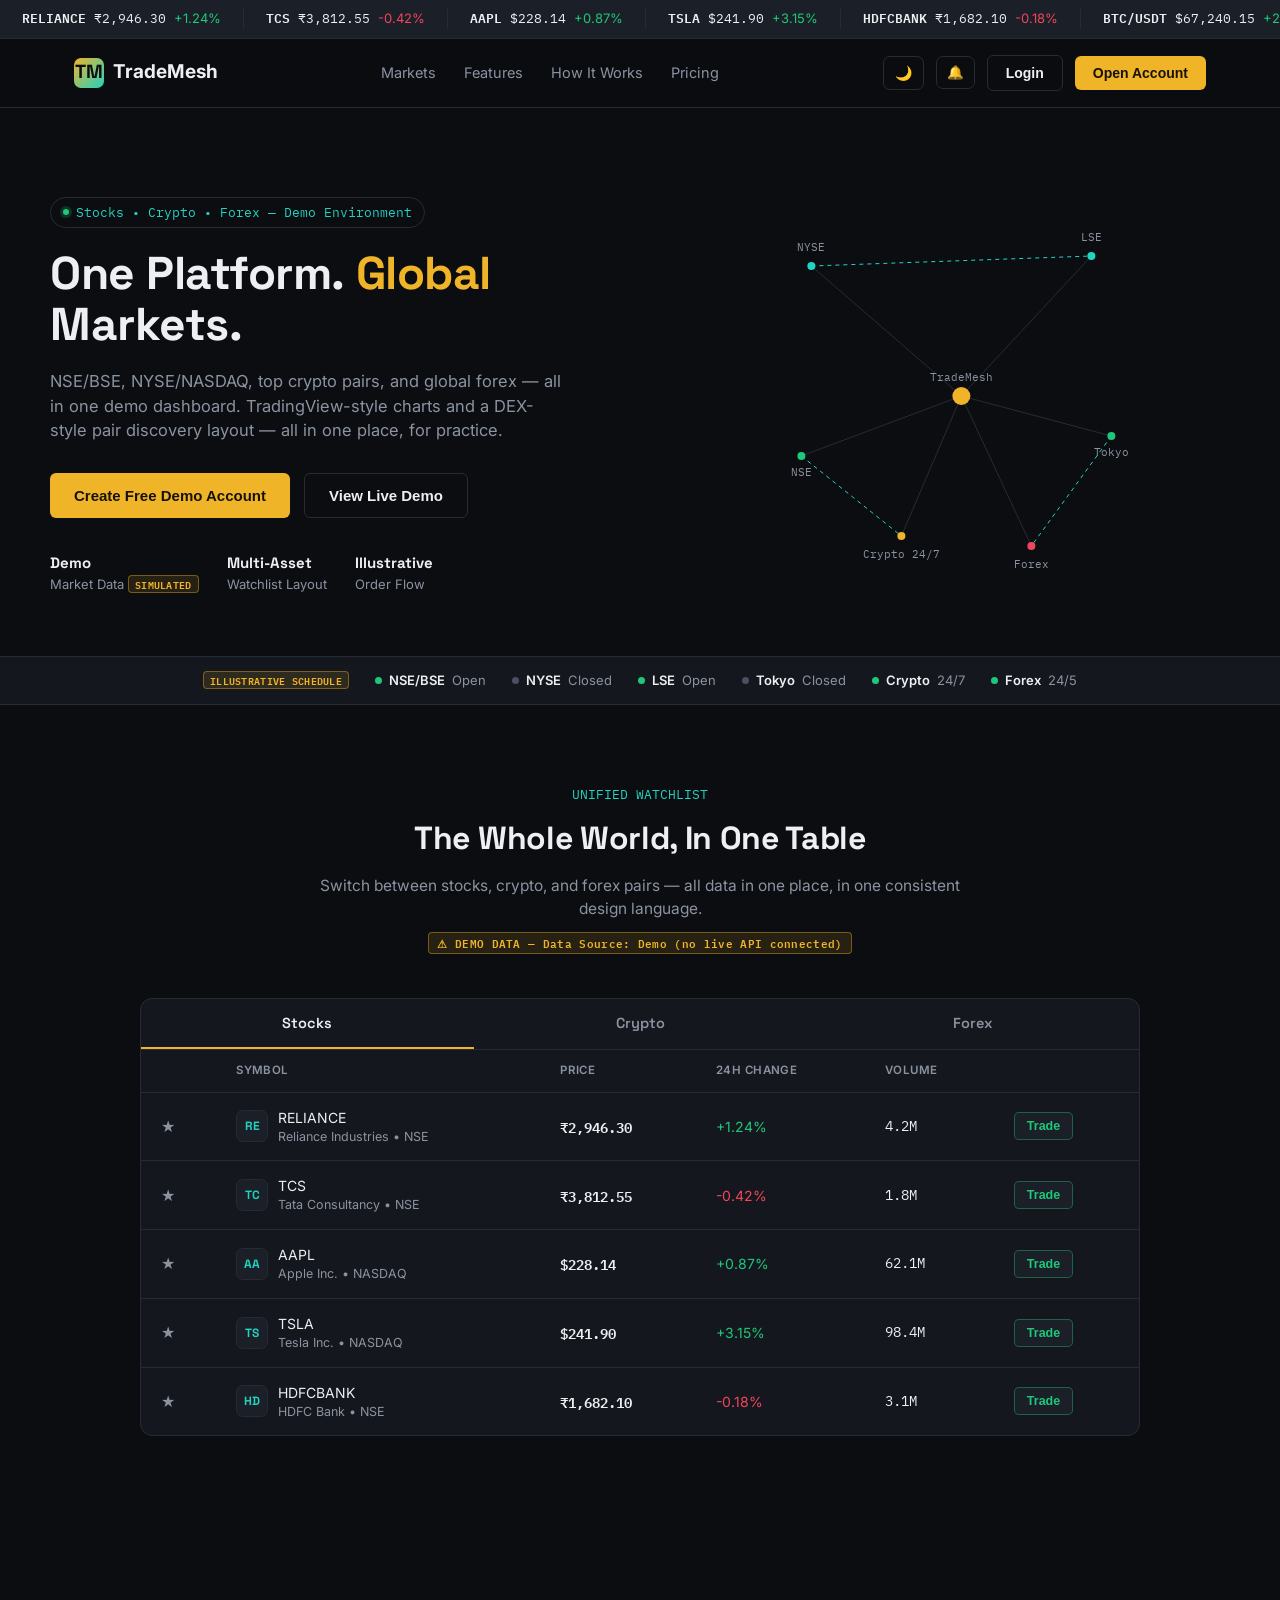
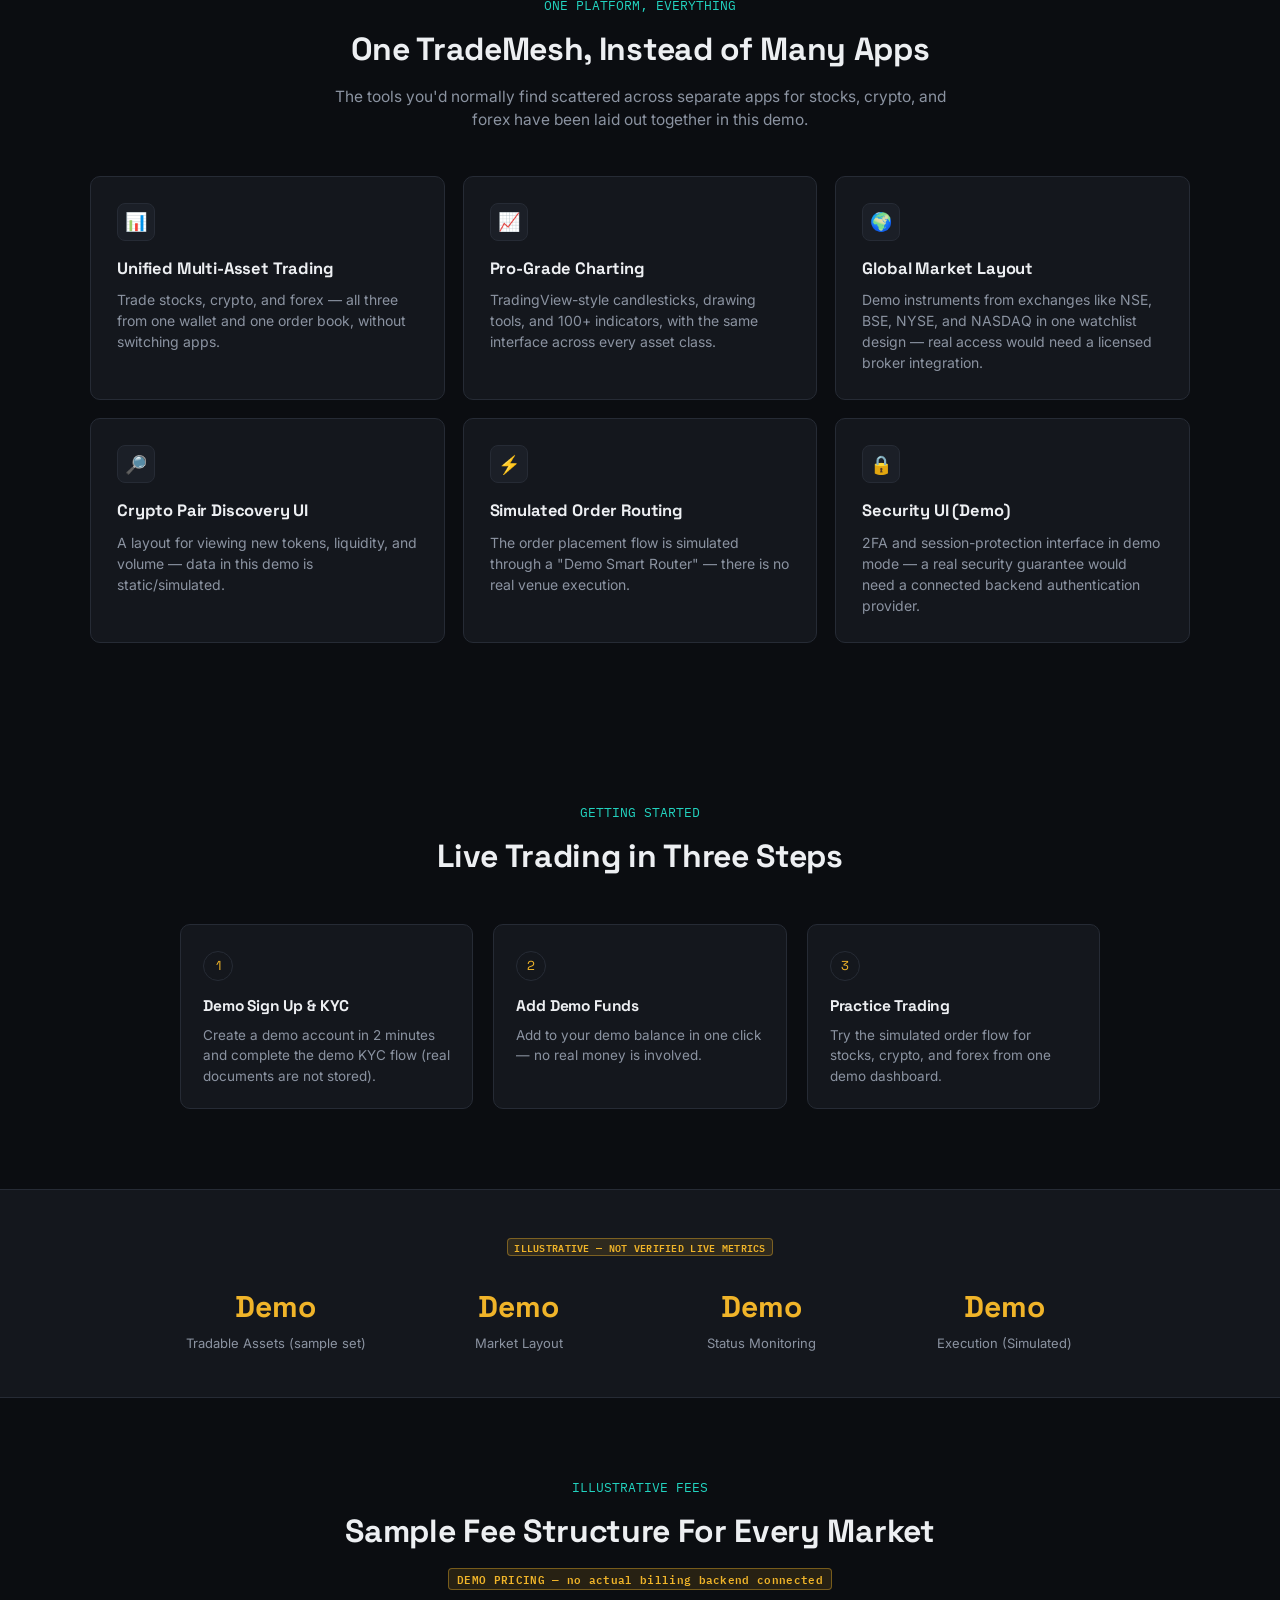
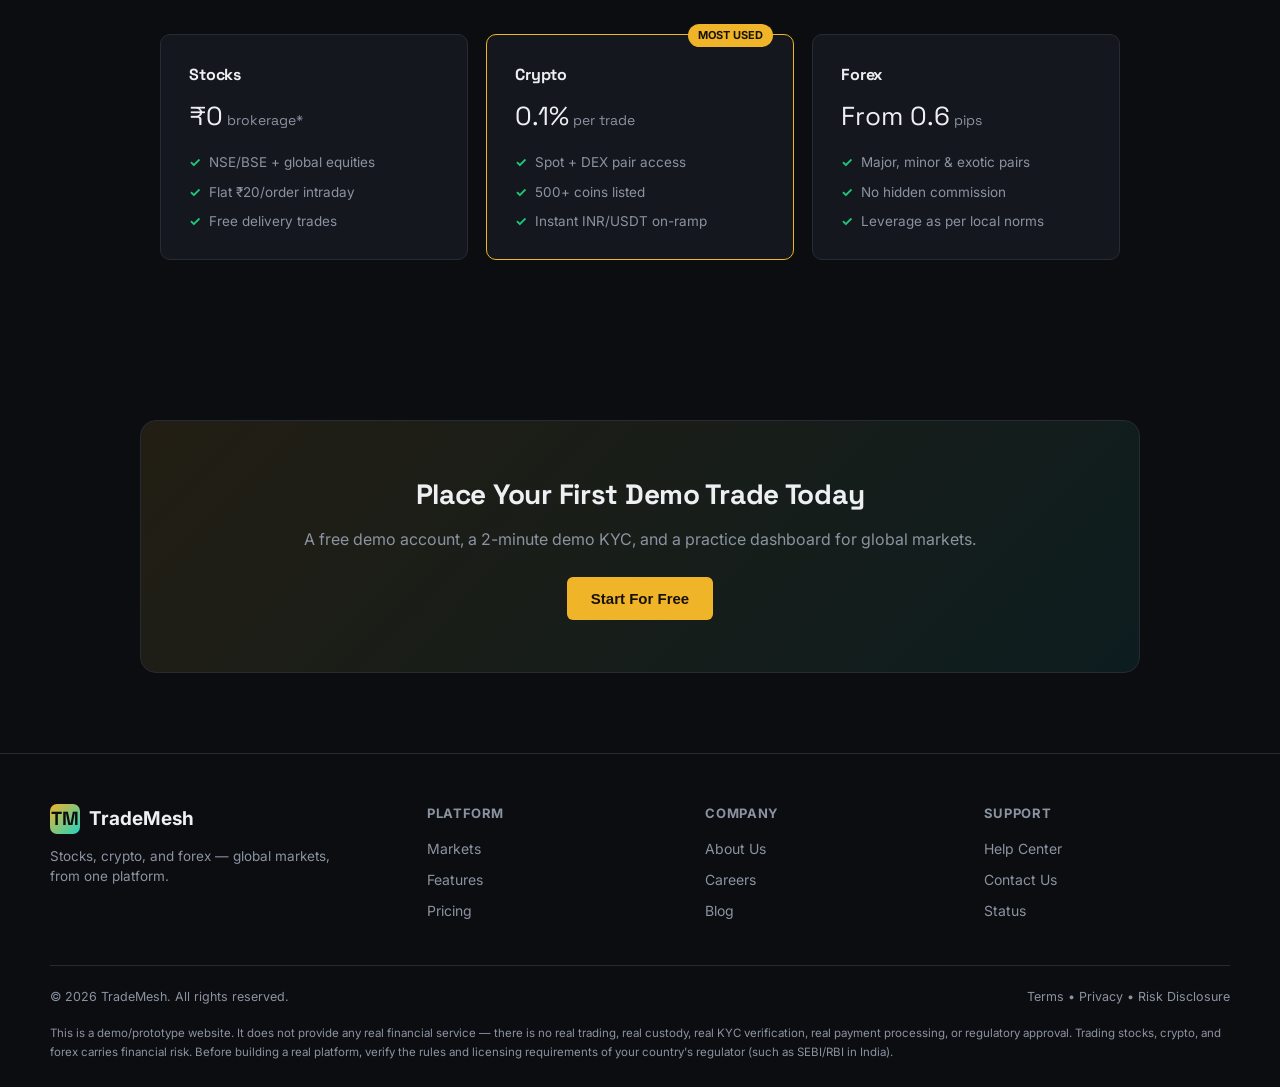
<file: index.html.html>
<!DOCTYPE html>
<html lang="en">
<head>
<meta charset="UTF-8" />
<meta name="viewport" content="width=device-width, initial-scale=1.0" />
<title>TradeMesh — One Platform, Global Markets</title>
<style>
  @import url('https://fonts.googleapis.com/css2?family=Space+Grotesk:wght@500;600;700&family=Inter:wght@400;500;600&family=IBM+Plex+Mono:wght@400;500;600&display=swap');

  :root{
    --bg:#0B0D11;
    --panel:#14171D;
    --panel2:#1B1F27;
    --border:#262B35;
    --text:#EDEFF2;
    --muted:#8B93A1;
    --brand:#F0B429;
    --brand2:#22D3C0;
    --gain:#1FC77A;
    --loss:#F0465C;
    --radius:8px;
  }
  *{box-sizing:border-box; margin:0; padding:0;}
  html{scroll-behavior:smooth;}
  body{
    background:var(--bg);
    color:var(--text);
    font-family:'Inter', sans-serif;
    line-height:1.5;
    overflow-x:hidden;
  }
  h1,h2,h3,h4{font-family:'Space Grotesk', sans-serif; letter-spacing:-0.01em;}
  .mono{font-family:'IBM Plex Mono', monospace;}
  a{color:inherit; text-decoration:none;}
  .wrap{max-width:1180px; margin:0 auto; padding:0 24px;}
  .gain{color:var(--gain);}
  .loss{color:var(--loss);}

  /* ---- Ticker marquee ---- */
  .ticker-bar{
    background:var(--panel2);
    border-bottom:1px solid var(--border);
    overflow:hidden;
    white-space:nowrap;
    position:relative;
  }
  .ticker-track{
    display:inline-flex;
    animation:scroll 38s linear infinite;
    padding:9px 0;
  }
  .ticker-item{
    display:inline-flex;
    align-items:center;
    gap:8px;
    padding:0 22px;
    font-size:13px;
    border-right:1px solid var(--border);
  }
  .ticker-item .sym{font-family:'IBM Plex Mono', monospace; color:var(--text); font-weight:600;}
  @keyframes scroll{
    0%{transform:translateX(0);}
    100%{transform:translateX(-50%);}
  }

  /* ---- Header ---- */
  header{
    position:sticky; top:0; z-index:50;
    background:rgba(11,13,17,0.9);
    backdrop-filter:blur(10px);
    border-bottom:1px solid var(--border);
  }
  nav{
    display:flex; align-items:center; justify-content:space-between;
    padding:16px 24px;
    max-width:1180px; margin:0 auto;
  }
  .logo{display:flex; align-items:center; gap:9px; font-size:19px; font-weight:700;}
  .logo-mark{
    width:30px; height:30px; border-radius:7px;
    background:linear-gradient(135deg, var(--brand), var(--brand2));
    display:flex; align-items:center; justify-content:center;
    color:#0B0D11; font-weight:700; font-family:'Space Grotesk';
  }
  .nav-links{display:flex; gap:28px; font-size:14.5px; color:var(--muted);}
  .nav-links a:hover{color:var(--text);}
  .nav-cta{display:flex; gap:12px; align-items:center;}
  .btn{
    padding:9px 18px; border-radius:6px; font-size:14px; font-weight:600;
    border:1px solid var(--border); cursor:pointer; transition:all .15s;
  }
  .btn-ghost{background:transparent; color:var(--text);}
  .btn-ghost:hover{border-color:var(--muted);}
  .btn-brand{background:var(--brand); color:#171208; border:none;}
  .btn-brand:hover{filter:brightness(1.08);}
  .menu-toggle{display:none; background:none; border:none; color:var(--text); font-size:22px; cursor:pointer;}

  /* ---- Hero ---- */
  .hero{
    padding:88px 24px 60px;
    position:relative;
    overflow:hidden;
  }
  .hero-grid{
    max-width:1180px; margin:0 auto;
    display:grid; grid-template-columns:1.05fr 0.95fr; gap:50px; align-items:center;
  }
  .eyebrow{
    display:inline-flex; align-items:center; gap:7px;
    font-size:12.5px; color:var(--brand2); font-family:'IBM Plex Mono';
    border:1px solid var(--border); padding:5px 12px; border-radius:100px;
    margin-bottom:20px;
  }
  .dot-live{width:6px; height:6px; border-radius:50%; background:var(--gain); box-shadow:0 0 0 3px rgba(31,199,122,0.2);}
  .hero h1{font-size:46px; line-height:1.12; margin-bottom:18px;}
  .hero h1 span{color:var(--brand);}
  .hero p{color:var(--muted); font-size:16.5px; max-width:520px; margin-bottom:30px;}
  .hero-ctas{display:flex; gap:14px; margin-bottom:34px;}
  .btn-lg{padding:13px 24px; font-size:15px;}
  .trust-row{display:flex; gap:28px; color:var(--muted); font-size:13px; flex-wrap:wrap;}
  .trust-row b{color:var(--text); font-family:'Space Grotesk'; font-size:15px; display:block;}

  /* Mesh graphic */
  .mesh{position:relative; height:400px;}
  .mesh svg{width:100%; height:100%;}
  .node-label{
    font-family:'IBM Plex Mono'; font-size:10.5px; fill:var(--muted);
  }
  .node-pulse{animation:pulse 2.2s ease-in-out infinite;}
  @keyframes pulse{
    0%,100%{opacity:1; r:4;}
    50%{opacity:0.4; r:6.5;}
  }
  .mesh-line{stroke:var(--border); stroke-width:1;}
  .mesh-line-active{stroke:var(--brand2); stroke-width:1; stroke-dasharray:4 4; animation:dash 20s linear infinite;}
  @keyframes dash{to{stroke-dashoffset:-200;}}

  /* ---- Session strip ---- */
  .sessions{
    border-top:1px solid var(--border); border-bottom:1px solid var(--border);
    background:var(--panel);
    padding:14px 24px;
  }
  .sessions-row{
    max-width:1180px; margin:0 auto;
    display:flex; gap:26px; flex-wrap:wrap; align-items:center; justify-content:center;
    font-size:13px; color:var(--muted);
  }
  .session-chip{display:flex; align-items:center; gap:7px;}
  .session-chip .sd{width:7px; height:7px; border-radius:50%;}
  .sd-open{background:var(--gain);}
  .sd-closed{background:#4A5060;}
  .session-chip b{color:var(--text); font-weight:600;}

  /* ---- Section shared ---- */
  section{padding:80px 24px;}
  .section-head{max-width:640px; margin:0 auto 44px; text-align:center;}
  .section-tag{font-family:'IBM Plex Mono'; font-size:12.5px; color:var(--brand2); margin-bottom:10px;}
  .section-head h2{font-size:32px; margin-bottom:12px;}
  .section-head p{color:var(--muted); font-size:15.5px;}

  /* ---- Markets tabs ---- */
  .market-panel{
    max-width:1000px; margin:0 auto;
    background:var(--panel); border:1px solid var(--border); border-radius:12px; overflow:hidden;
  }
  .tabs{display:flex; border-bottom:1px solid var(--border);}
  .tab-btn{
    flex:1; padding:15px; text-align:center; background:none; border:none; cursor:pointer;
    color:var(--muted); font-family:'Space Grotesk'; font-weight:600; font-size:14.5px;
    border-bottom:2px solid transparent;
  }
  .tab-btn.active{color:var(--text); border-bottom-color:var(--brand);}
  table{width:100%; border-collapse:collapse;}
  th{
    text-align:left; padding:12px 20px; font-size:11.5px; text-transform:uppercase;
    letter-spacing:0.04em; color:var(--muted); font-weight:600; border-bottom:1px solid var(--border);
  }
  td{padding:14px 20px; border-bottom:1px solid var(--border); font-size:14px;}
  tr:last-child td{border-bottom:none;}
  .sym-cell{display:flex; align-items:center; gap:10px;}
  .sym-badge{
    width:32px; height:32px; border-radius:7px; background:var(--panel2);
    display:flex; align-items:center; justify-content:center; font-size:12px; font-weight:700;
    font-family:'Space Grotesk'; color:var(--brand2); border:1px solid var(--border);
  }
  .sym-name{color:var(--muted); font-size:12.5px;}
  .price-cell{font-family:'IBM Plex Mono'; font-weight:600;}
  .market-panels{display:none;}
  .market-panels.active{display:block;}

  /* ---- Features ---- */
  .features-grid{
    max-width:1100px; margin:0 auto;
    display:grid; grid-template-columns:repeat(3, 1fr); gap:18px;
  }
  .feature-card{
    background:var(--panel); border:1px solid var(--border); border-radius:10px;
    padding:26px; transition:border-color .15s;
  }
  .feature-card:hover{border-color:var(--brand2);}
  .feature-icon{
    width:38px; height:38px; border-radius:8px; margin-bottom:16px;
    display:flex; align-items:center; justify-content:center; font-size:18px;
    background:var(--panel2); border:1px solid var(--border);
  }
  .feature-card h3{font-size:16.5px; margin-bottom:8px;}
  .feature-card p{color:var(--muted); font-size:14px;}

  /* ---- How it works ---- */
  .steps{max-width:920px; margin:0 auto; display:grid; grid-template-columns:repeat(3,1fr); gap:20px;}
  .step{position:relative; padding:26px 22px 22px; background:var(--panel); border:1px solid var(--border); border-radius:10px;}
  .step-num{
    font-family:'Space Grotesk'; font-size:13px; color:var(--brand);
    border:1px solid var(--border); width:30px; height:30px; border-radius:50%;
    display:flex; align-items:center; justify-content:center; margin-bottom:14px;
  }
  .step h4{font-size:15.5px; margin-bottom:7px;}
  .step p{color:var(--muted); font-size:13.5px;}

  /* ---- Stats ---- */
  .stats-band{background:var(--panel); border-top:1px solid var(--border); border-bottom:1px solid var(--border);}
  .stats-row{
    max-width:1000px; margin:0 auto; padding:44px 24px;
    display:grid; grid-template-columns:repeat(4,1fr); gap:20px; text-align:center;
  }
  .stat-num{font-family:'Space Grotesk'; font-size:30px; color:var(--brand); font-weight:700;}
  .stat-label{color:var(--muted); font-size:13px; margin-top:5px;}

  /* ---- Pricing / fees ---- */
  .fees-grid{max-width:960px; margin:0 auto; display:grid; grid-template-columns:repeat(3,1fr); gap:18px;}
  .fee-card{background:var(--panel); border:1px solid var(--border); border-radius:10px; padding:28px;}
  .fee-card.highlight{border-color:var(--brand); position:relative;}
  .fee-badge{
    position:absolute; top:-11px; right:20px; background:var(--brand); color:#171208;
    font-size:11px; font-weight:700; padding:3px 10px; border-radius:100px;
  }
  .fee-card h3{font-size:16px; margin-bottom:6px;}
  .fee-card .fee-value{font-family:'Space Grotesk'; font-size:26px; margin:10px 0; color:var(--text);}
  .fee-card ul{list-style:none; margin-top:16px; display:flex; flex-direction:column; gap:9px;}
  .fee-card li{color:var(--muted); font-size:13.5px; display:flex; gap:8px;}
  .fee-card li::before{content:"✓"; color:var(--gain); font-weight:700;}

  /* ---- CTA band ---- */
  .cta-band{
    max-width:1000px; margin:0 auto; padding:52px 40px; border-radius:16px;
    background:linear-gradient(135deg, rgba(240,180,41,0.1), rgba(34,211,192,0.08));
    border:1px solid var(--border);
    text-align:center;
  }
  .cta-band h2{font-size:28px; margin-bottom:12px;}
  .cta-band p{color:var(--muted); margin-bottom:26px;}

  /* ---- Footer ---- */
  footer{border-top:1px solid var(--border); padding:50px 24px 26px;}
  .footer-grid{
    max-width:1180px; margin:0 auto; display:grid; grid-template-columns:1.4fr repeat(3,1fr); gap:32px;
    padding-bottom:34px;
  }
  .footer-grid h5{font-size:13px; color:var(--muted); text-transform:uppercase; letter-spacing:0.05em; margin-bottom:14px;}
  .footer-grid a{display:block; color:var(--muted); font-size:14px; margin-bottom:10px;}
  .footer-grid a:hover{color:var(--text);}
  .footer-bottom{
    max-width:1180px; margin:0 auto; padding-top:22px; border-top:1px solid var(--border);
    display:flex; justify-content:space-between; flex-wrap:wrap; gap:12px;
    color:var(--muted); font-size:12.5px;
  }
  .disclaimer{
    max-width:1180px; margin:18px auto 0; color:var(--muted); font-size:11.5px; line-height:1.6;
  }

  @media(max-width:860px){
    .hero-grid{grid-template-columns:1fr;}
    .mesh{height:280px;}
    .nav-links{display:none;}
    .features-grid, .steps, .fees-grid{grid-template-columns:1fr;}
    .stats-row{grid-template-columns:repeat(2,1fr);}
    .footer-grid{grid-template-columns:1fr 1fr;}
    .hero h1{font-size:32px;}
    .menu-toggle{display:block;}
    .nav-cta .btn-ghost{display:none;}
  }

  /* ---- Demo badge ---- */
  .demo-badge{
    display:inline-flex; align-items:center; gap:5px;
    font-family:'IBM Plex Mono'; font-size:10.5px; font-weight:600;
    color:var(--brand); background:rgba(240,180,41,0.12);
    border:1px solid rgba(240,180,41,0.4); border-radius:4px;
    padding:2px 8px; letter-spacing:0.03em; white-space:nowrap;
  }
  .demo-badge.sm{font-size:9.5px; padding:1px 6px;}
  .demo-banner{
    background:rgba(240,180,41,0.08); border:1px solid rgba(240,180,41,0.3);
    border-radius:8px; padding:12px 16px; font-size:13px; color:var(--brand);
    display:flex; align-items:center; gap:9px; max-width:1180px; margin:14px auto 0;
  }

  /* ---- Mobile drawer ---- */
  .menu-toggle{position:relative; z-index:70;}
  .drawer-overlay{
    position:fixed; inset:0; background:rgba(0,0,0,0.55); z-index:60;
    opacity:0; pointer-events:none; transition:opacity .2s;
  }
  .drawer-overlay.open{opacity:1; pointer-events:auto;}
  .drawer{
    position:fixed; top:0; right:0; height:100%; width:78%; max-width:300px;
    background:var(--panel); border-left:1px solid var(--border); z-index:65;
    transform:translateX(100%); transition:transform .25s ease; padding:20px;
    display:flex; flex-direction:column; gap:6px;
  }
  .drawer.open{transform:translateX(0);}
  .drawer a, .drawer button{
    display:block; width:100%; text-align:left; padding:13px 10px; font-size:15px;
    color:var(--text); border-radius:6px; background:none; border:none; cursor:pointer;
  }
  .drawer a:hover, .drawer button:hover{background:var(--panel2);}
  .drawer-close{align-self:flex-end; font-size:22px; color:var(--muted); background:none; border:none; cursor:pointer; padding:6px;}
  .drawer hr{border:none; border-top:1px solid var(--border); margin:8px 0;}

  /* ---- Modal ---- */
  .modal-overlay{
    position:fixed; inset:0; background:rgba(0,0,0,0.6); z-index:100;
    display:none; align-items:flex-start; justify-content:center; padding:40px 16px; overflow-y:auto;
  }
  .modal-overlay.open{display:flex;}
  .modal{
    background:var(--panel); border:1px solid var(--border); border-radius:12px;
    width:100%; max-width:420px; padding:26px; position:relative;
  }
  .modal-wide{max-width:640px;}
  .modal-close{
    position:absolute; top:16px; right:16px; background:none; border:none;
    color:var(--muted); font-size:20px; cursor:pointer; line-height:1;
  }
  .modal h3{font-size:19px; margin-bottom:4px;}
  .modal .modal-sub{color:var(--muted); font-size:13px; margin-bottom:20px;}
  .field{margin-bottom:14px;}
  .field label{display:block; font-size:12.5px; color:var(--muted); margin-bottom:6px;}
  .field input, .field select{
    width:100%; padding:11px 12px; background:var(--panel2); border:1px solid var(--border);
    border-radius:6px; color:var(--text); font-size:14px; font-family:'Inter';
  }
  .field input:focus, .field select:focus{outline:none; border-color:var(--brand2);}
  .field-error{color:var(--loss); font-size:12px; margin-top:5px; display:none;}
  .field.invalid input{border-color:var(--loss);}
  .field.invalid .field-error{display:block;}
  .field-row{display:flex; align-items:center; gap:8px; font-size:13px; color:var(--muted);}
  .field-row input{width:auto;}
  .modal-links{display:flex; justify-content:space-between; margin-top:16px; font-size:13px;}
  .modal-links a, .modal-links button.link-btn{color:var(--brand2); background:none; border:none; cursor:pointer; font-size:13px;}
  .btn-full{width:100%; justify-content:center; display:flex; align-items:center; gap:8px;}
  .btn[disabled]{opacity:0.55; cursor:not-allowed;}
  .spinner{
    width:15px; height:15px; border:2px solid rgba(0,0,0,0.25); border-top-color:#171208;
    border-radius:50%; animation:spin .6s linear infinite; display:none;
  }
  .btn.loading .spinner{display:inline-block;}
  .btn.loading .btn-label{opacity:0.7;}
  @keyframes spin{to{transform:rotate(360deg);}}
  .form-alert{
    font-size:13px; padding:10px 12px; border-radius:6px; margin-bottom:14px; display:none;
  }
  .form-alert.show{display:block;}
  .form-alert.error{background:rgba(240,70,92,0.1); border:1px solid rgba(240,70,92,0.35); color:var(--loss);}
  .form-alert.success{background:rgba(31,199,122,0.1); border:1px solid rgba(31,199,122,0.35); color:var(--gain);}

  /* ---- KYC steps ---- */
  .kyc-steps{display:flex; gap:6px; margin-bottom:22px;}
  .kyc-step-dot{flex:1; height:4px; border-radius:3px; background:var(--border);}
  .kyc-step-dot.done{background:var(--gain);}
  .kyc-step-dot.active{background:var(--brand);}
  .doc-options{display:grid; grid-template-columns:repeat(3,1fr); gap:8px; margin-bottom:16px;}
  .doc-opt{
    border:1px solid var(--border); border-radius:8px; padding:12px 8px; text-align:center;
    cursor:pointer; font-size:12.5px; color:var(--muted); background:var(--panel2);
  }
  .doc-opt.selected{border-color:var(--brand); color:var(--brand); background:rgba(240,180,41,0.08);}
  .kyc-status-badge{
    display:inline-flex; align-items:center; gap:6px; padding:6px 12px; border-radius:100px;
    font-size:12.5px; font-weight:600;
  }
  .kyc-status-badge.pending{background:rgba(240,180,41,0.12); color:var(--brand);}
  .kyc-status-badge.verified{background:rgba(31,199,122,0.12); color:var(--gain);}

  /* ---- Toasts ---- */
  .toast-stack{position:fixed; bottom:20px; right:20px; z-index:200; display:flex; flex-direction:column; gap:10px; max-width:320px;}
  .toast{
    background:var(--panel); border:1px solid var(--border); border-left:3px solid var(--brand2);
    border-radius:8px; padding:13px 16px; font-size:13.5px; box-shadow:0 8px 24px rgba(0,0,0,0.3);
    animation:toastIn .2s ease;
  }
  .toast.success{border-left-color:var(--gain);}
  .toast.error{border-left-color:var(--loss);}
  .toast b{display:block; margin-bottom:2px; font-family:'Space Grotesk';}
  .toast span{color:var(--muted); font-size:12.5px;}
  @keyframes toastIn{from{opacity:0; transform:translateX(20px);} to{opacity:1; transform:translateX(0);}}

  /* ---- Dashboard ---- */
  .dash-hidden{display:none;}
  .dash-shell{max-width:1180px; margin:0 auto; padding:24px;}
  .dash-topbar{display:flex; justify-content:space-between; align-items:center; margin-bottom:22px; flex-wrap:wrap; gap:12px;}
  .dash-user{display:flex; align-items:center; gap:10px;}
  .dash-avatar{width:36px; height:36px; border-radius:50%; background:var(--brand2); color:#0B0D11; display:flex; align-items:center; justify-content:center; font-weight:700; font-family:'Space Grotesk';}
  .summary-grid{display:grid; grid-template-columns:repeat(4,1fr); gap:14px; margin-bottom:24px;}
  .summary-card{background:var(--panel); border:1px solid var(--border); border-radius:10px; padding:18px;}
  .summary-card .lbl{color:var(--muted); font-size:12px; margin-bottom:8px;}
  .summary-card .val{font-family:'Space Grotesk'; font-size:21px;}
  .dash-tabs{display:flex; gap:6px; margin-bottom:18px; flex-wrap:wrap; border-bottom:1px solid var(--border);}
  .dash-tab{padding:11px 16px; background:none; border:none; color:var(--muted); font-size:14px; font-weight:600; cursor:pointer; border-bottom:2px solid transparent; font-family:'Space Grotesk';}
  .dash-tab.active{color:var(--text); border-bottom-color:var(--brand);}
  .dash-panel{display:none;}
  .dash-panel.active{display:block;}
  .panel-box{background:var(--panel); border:1px solid var(--border); border-radius:10px; overflow:hidden;}
  .panel-box-head{display:flex; justify-content:space-between; align-items:center; padding:16px 20px; border-bottom:1px solid var(--border); flex-wrap:wrap; gap:10px;}
  .empty-state{padding:44px 20px; text-align:center; color:var(--muted); font-size:14px;}
  .star-btn{background:none; border:none; cursor:pointer; font-size:16px; color:var(--muted);}
  .star-btn.active{color:var(--brand);}
  .trade-btn-sm{
    padding:6px 12px; font-size:12.5px; border-radius:5px; border:1px solid var(--border);
    background:var(--panel2); color:var(--text); cursor:pointer; font-weight:600; margin-right:5px;
  }
  .trade-btn-sm.buy{color:var(--gain); border-color:rgba(31,199,122,0.4);}
  .trade-btn-sm.sell{color:var(--loss); border-color:rgba(240,70,92,0.4);}
  .order-tabs{display:flex; gap:0; margin-bottom:16px; border:1px solid var(--border); border-radius:7px; overflow:hidden;}
  .order-tab{flex:1; padding:10px; text-align:center; background:var(--panel2); border:none; color:var(--muted); font-weight:600; font-size:13.5px; cursor:pointer;}
  .order-tab.buy-active{background:rgba(31,199,122,0.15); color:var(--gain);}
  .order-tab.sell-active{background:rgba(240,70,92,0.15); color:var(--loss);}
  .order-type-row{display:flex; gap:8px; margin-bottom:14px;}
  .order-type-row button{flex:1; padding:8px; font-size:12.5px; border-radius:6px; border:1px solid var(--border); background:var(--panel2); color:var(--muted); cursor:pointer;}
  .order-type-row button.active{border-color:var(--brand2); color:var(--text);}
  .order-summary{background:var(--panel2); border-radius:7px; padding:12px; font-size:13px; margin-bottom:14px;}
  .order-summary div{display:flex; justify-content:space-between; padding:3px 0; color:var(--muted);}
  .order-summary div b{color:var(--text); font-weight:600; font-family:'IBM Plex Mono';}
  .sparkline{display:block;}
  .notif-bell{position:relative; background:none; border:1px solid var(--border); border-radius:7px; padding:8px 10px; cursor:pointer; color:var(--text);}
  .notif-dot{position:absolute; top:5px; right:6px; width:7px; height:7px; border-radius:50%; background:var(--loss); display:none;}
  .notif-dot.show{display:block;}
  .notif-panel{
    position:absolute; top:44px; right:0; width:300px; max-height:360px; overflow-y:auto;
    background:var(--panel); border:1px solid var(--border); border-radius:10px; z-index:80;
    display:none; box-shadow:0 12px 30px rgba(0,0,0,0.35);
  }
  .notif-panel.open{display:block;}
  .notif-wrap{position:relative; display:inline-block;}
  .notif-item{padding:12px 14px; border-bottom:1px solid var(--border); font-size:13px;}
  .notif-item:last-child{border-bottom:none;}
  .notif-item .t{font-weight:600; margin-bottom:2px;}
  .notif-item .s{color:var(--muted); font-size:11.5px;}
  .wallet-actions{display:flex; gap:10px; margin:16px 20px;}
  .theme-toggle{background:none; border:1px solid var(--border); border-radius:7px; padding:8px 11px; cursor:pointer; color:var(--text); font-size:14px;}

  body.light{
    --bg:#F5F6F8; --panel:#FFFFFF; --panel2:#F0F1F4; --border:#E2E5EA;
    --text:#171A1F; --muted:#6A7180;
  }
  body.light .btn-brand{color:#171208;}
  body.light .demo-badge{background:rgba(240,180,41,0.14);}

  @media(max-width:760px){
    .summary-grid{grid-template-columns:repeat(2,1fr);}
    .dash-topbar{flex-direction:column; align-items:flex-start;}
    table{font-size:12.5px;}
    th, td{padding:10px 8px;}
    .sym-name{display:none;}
    .modal{padding:20px;}
    .doc-options{grid-template-columns:1fr 1fr 1fr; gap:6px;}
  }
</style>
</head>
<body>

  <!-- Ticker -->
  <div class="ticker-bar">
    <div class="ticker-track" id="tickerTrack"></div>
  </div>

  <!-- Header -->
  <header>
    <nav>
      <div class="logo"><div class="logo-mark">TM</div>TradeMesh</div>
      <div class="nav-links" id="navLinksDesktop">
        <a href="#markets">Markets</a>
        <a href="#features">Features</a>
        <a href="#how">How It Works</a>
        <a href="#fees" id="pricingLinkDesktop">Pricing</a>
        <a href="#" id="dashLinkDesktop" class="dash-hidden">Dashboard</a>
      </div>
      <div class="nav-cta">
        <button class="theme-toggle" id="themeToggle" title="Toggle theme" aria-label="Theme toggle">🌙</button>
        <div class="notif-wrap dash-hidden" id="notifWrap">
          <button class="notif-bell" id="notifBell" aria-label="Notifications">🔔<span class="notif-dot" id="notifDot"></span></button>
          <div class="notif-panel" id="notifPanel"></div>
        </div>
        <button class="btn btn-ghost" id="loginBtnDesktop">Login</button>
        <button class="btn btn-brand" id="signupBtnDesktop">Open Account</button>
        <button class="btn btn-ghost dash-hidden" id="logoutBtnDesktop">Logout</button>
        <button class="menu-toggle" id="menuToggle" aria-label="Open menu">☰</button>
      </div>
    </nav>
  </header>

  <div class="drawer-overlay" id="drawerOverlay"></div>
  <div class="drawer" id="drawer">
    <button class="drawer-close" id="drawerClose" aria-label="Close">✕</button>
    <a href="#markets" data-drawer-link>Markets</a>
    <a href="#features" data-drawer-link>Features</a>
    <a href="#how" data-drawer-link>How It Works</a>
    <a href="#fees" data-drawer-link>Pricing</a>
    <a href="#" id="dashLinkMobile" class="dash-hidden" data-drawer-link>Dashboard</a>
    <hr>
    <button id="loginBtnMobile">Login</button>
    <button id="signupBtnMobile" style="color:var(--brand); font-weight:700;">Open Account</button>
    <button id="logoutBtnMobile" class="dash-hidden" style="color:var(--loss);">Logout</button>
  </div>

  <!-- Hero -->
  <section class="hero">
    <div class="hero-grid">
      <div>
        <div class="eyebrow"><span class="dot-live"></span> Stocks • Crypto • Forex — Demo Environment</div>
        <h1>One Platform. <span>Global</span> Markets.</h1>
        <p>NSE/BSE, NYSE/NASDAQ, top crypto pairs, and global forex — all in one demo dashboard. TradingView-style charts and a DEX-style pair discovery layout — all in one place, for practice.</p>
        <div class="hero-ctas">
          <button class="btn btn-brand btn-lg" id="heroSignupBtn">Create Free Demo Account</button>
          <button class="btn btn-ghost btn-lg" id="heroDemoBtn">View Live Demo</button>
        </div>
        <div class="trust-row">
          <div><b>Demo</b>Market Data <span class="demo-badge sm">SIMULATED</span></div>
          <div><b>Multi-Asset</b>Watchlist Layout</div>
          <div><b>Illustrative</b>Order Flow</div>
        </div>
      </div>

      <div class="mesh">
        <svg viewBox="0 0 420 400">
          <line class="mesh-line" x1="210" y1="200" x2="60" y2="70"></line>
          <line class="mesh-line" x1="210" y1="200" x2="340" y2="60"></line>
          <line class="mesh-line" x1="210" y1="200" x2="50" y2="260"></line>
          <line class="mesh-line" x1="210" y1="200" x2="360" y2="240"></line>
          <line class="mesh-line" x1="210" y1="200" x2="150" y2="340"></line>
          <line class="mesh-line" x1="210" y1="200" x2="280" y2="350"></line>
          <line class="mesh-line-active" x1="60" y1="70" x2="340" y2="60"></line>
          <line class="mesh-line-active" x1="50" y1="260" x2="150" y2="340"></line>
          <line class="mesh-line-active" x1="360" y1="240" x2="280" y2="350"></line>

          <circle cx="210" cy="200" r="9" fill="#F0B429"></circle>
          <text x="210" y="185" text-anchor="middle" class="node-label" fill="#F0B429">TradeMesh</text>

          <circle class="node-pulse" cx="60" cy="70" r="4" fill="#22D3C0"></circle>
          <text x="60" y="55" text-anchor="middle" class="node-label">NYSE</text>

          <circle class="node-pulse" cx="340" cy="60" r="4" fill="#22D3C0"></circle>
          <text x="340" y="45" text-anchor="middle" class="node-label">LSE</text>

          <circle class="node-pulse" cx="50" cy="260" r="4" fill="#1FC77A"></circle>
          <text x="50" y="280" text-anchor="middle" class="node-label">NSE</text>

          <circle class="node-pulse" cx="360" cy="240" r="4" fill="#1FC77A"></circle>
          <text x="360" y="260" text-anchor="middle" class="node-label">Tokyo</text>

          <circle class="node-pulse" cx="150" cy="340" r="4" fill="#F0B429"></circle>
          <text x="150" y="362" text-anchor="middle" class="node-label">Crypto 24/7</text>

          <circle class="node-pulse" cx="280" cy="350" r="4" fill="#F0465C"></circle>
          <text x="280" y="372" text-anchor="middle" class="node-label">Forex</text>
        </svg>
      </div>
    </div>
  </section>

  <!-- Session strip -->
  <div class="sessions">
    <div class="sessions-row">
      <span class="demo-badge sm">ILLUSTRATIVE SCHEDULE</span>
      <div class="session-chip"><span class="sd sd-open"></span><b>NSE/BSE</b> Open</div>
      <div class="session-chip"><span class="sd sd-closed"></span><b>NYSE</b> Closed</div>
      <div class="session-chip"><span class="sd sd-open"></span><b>LSE</b> Open</div>
      <div class="session-chip"><span class="sd sd-closed"></span><b>Tokyo</b> Closed</div>
      <div class="session-chip"><span class="sd sd-open"></span><b>Crypto</b> 24/7</div>
      <div class="session-chip"><span class="sd sd-open"></span><b>Forex</b> 24/5</div>
    </div>
  </div>

  <!-- Markets -->
  <section id="markets">
    <div class="section-head">
      <div class="section-tag">UNIFIED WATCHLIST</div>
      <h2>The Whole World, In One Table</h2>
      <p>Switch between stocks, crypto, and forex pairs — all data in one place, in one consistent design language.</p>
      <div style="margin-top:10px;"><span class="demo-badge">⚠ DEMO DATA — Data Source: Demo (no live API connected)</span></div>
    </div>

    <div class="market-panel">
      <div class="tabs">
        <button class="tab-btn active" data-tab="stocks">Stocks</button>
        <button class="tab-btn" data-tab="crypto">Crypto</button>
        <button class="tab-btn" data-tab="forex">Forex</button>
      </div>

      <div class="market-panels active" id="stocks">
        <table>
          <thead><tr><th></th><th>Symbol</th><th>Price</th><th>24h Change</th><th>Volume</th><th></th></tr></thead>
          <tbody id="stocksTbody"></tbody>
        </table>
      </div>

      <div class="market-panels" id="crypto">
        <table>
          <thead><tr><th></th><th>Symbol</th><th>Price</th><th>24h Change</th><th>Volume</th><th></th></tr></thead>
          <tbody id="cryptoTbody"></tbody>
        </table>
      </div>

      <div class="market-panels" id="forex">
        <table>
          <thead><tr><th></th><th>Pair</th><th>Price</th><th>24h Change</th><th>Volume</th><th></th></tr></thead>
          <tbody id="forexTbody"></tbody>
        </table>
      </div>
    </div>
  </section>

  <!-- ================= DEMO DASHBOARD ================= -->
  <div class="dash-hidden" id="dashboardSection">
    <div class="dash-shell">
      <div class="demo-banner">⚠ This is a <b>Demo Environment</b>. No real money, real trades, or real broker/exchange is involved. Use a regulated provider for real financial services.</div>

      <div class="dash-topbar" style="margin-top:20px;">
        <div class="dash-user">
          <div class="dash-avatar" id="dashAvatar">D</div>
          <div>
            <div style="font-weight:600;" id="dashUserName">Demo User</div>
            <div style="color:var(--muted); font-size:12.5px;">Demo Environment <span class="demo-badge sm">NO REAL MONEY</span></div>
          </div>
        </div>
        <div style="display:flex; gap:10px; align-items:center;">
          <input type="text" id="globalSearch" placeholder="Search: BTC, AAPL, EUR/USD..." style="padding:9px 14px; border-radius:6px; background:var(--panel2); border:1px solid var(--border); color:var(--text); font-size:13.5px; width:220px;">
        </div>
      </div>

      <div class="summary-grid">
        <div class="summary-card"><div class="lbl">Demo Balance</div><div class="val mono" id="sumBalance">₹0</div></div>
        <div class="summary-card"><div class="lbl">Available Funds</div><div class="val mono" id="sumAvailable">₹0</div></div>
        <div class="summary-card"><div class="lbl">Unrealized P&amp;L</div><div class="val mono" id="sumUnrealized">₹0</div></div>
        <div class="summary-card"><div class="lbl">Open Positions</div><div class="val mono" id="sumPositions">0</div></div>
      </div>

      <div class="dash-tabs">
        <button class="dash-tab active" data-dash="overviewPanel">Overview</button>
        <button class="dash-tab" data-dash="watchlistPanel">Watchlist</button>
        <button class="dash-tab" data-dash="portfolioPanel">Portfolio</button>
        <button class="dash-tab" data-dash="ordersPanel">Order History</button>
        <button class="dash-tab" data-dash="walletPanel">Wallet</button>
        <button class="dash-tab" data-dash="kycPanel">KYC</button>
        <button class="dash-tab" data-dash="securityPanel">Security</button>
      </div>

      <div class="dash-panel active" id="overviewPanel">
        <div class="panel-box" style="margin-bottom:16px;">
          <div class="panel-box-head"><b>Market Overview</b><span class="demo-badge sm">DEMO DATA</span></div>
          <table><tbody id="overviewTbody"></tbody></table>
        </div>
      </div>

      <div class="dash-panel" id="watchlistPanel">
        <div class="panel-box">
          <div class="panel-box-head"><b>My Watchlist</b><span class="demo-badge sm">DEMO DATA</span></div>
          <div id="watchlistBody"></div>
        </div>
      </div>

      <div class="dash-panel" id="portfolioPanel">
        <div class="panel-box" style="margin-bottom:16px;">
          <div class="panel-box-head">
            <b>Portfolio Summary</b>
          </div>
          <div style="padding:16px 20px; display:grid; grid-template-columns:repeat(4,1fr); gap:14px;">
            <div><div class="lbl" style="color:var(--muted); font-size:12px;">Total Value</div><div class="mono" id="pfTotal">₹0</div></div>
            <div><div class="lbl" style="color:var(--muted); font-size:12px;">Cash Balance</div><div class="mono" id="pfCash">₹0</div></div>
            <div><div class="lbl" style="color:var(--muted); font-size:12px;">Invested</div><div class="mono" id="pfInvested">₹0</div></div>
            <div><div class="lbl" style="color:var(--muted); font-size:12px;">Realized P&amp;L</div><div class="mono" id="pfRealized">₹0</div></div>
          </div>
        </div>
        <div class="panel-box">
          <div class="panel-box-head"><b>Holdings</b><span class="demo-badge sm">DEMO</span></div>
          <div id="holdingsBody"></div>
        </div>
      </div>

      <div class="dash-panel" id="ordersPanel">
        <div class="panel-box">
          <div class="panel-box-head"><b>Demo Order History</b><span class="demo-badge sm">SIMULATED EXECUTION</span></div>
          <div id="ordersBody"></div>
        </div>
      </div>

      <div class="dash-panel" id="walletPanel">
        <div class="panel-box" style="margin-bottom:16px;">
          <div class="panel-box-head"><b>Demo Wallet</b><span class="demo-badge sm">NO REAL MONEY</span></div>
          <div style="padding:16px 20px; font-size:26px; font-family:'Space Grotesk';" id="walletBalanceDisplay">₹0</div>
          <div class="wallet-actions">
            <button class="btn btn-brand" id="addFundsBtn">+ ₹10,000 Demo Funds</button>
            <button class="btn btn-ghost" id="withdrawBtn">Withdraw (Demo)</button>
          </div>
        </div>
        <div class="panel-box">
          <div class="panel-box-head"><b>Transaction History</b></div>
          <div id="walletTxBody"></div>
        </div>
      </div>

      <div class="dash-panel" id="kycPanel">
        <div class="panel-box" style="padding:20px;">
          <div style="display:flex; justify-content:space-between; align-items:center; margin-bottom:6px;">
            <b>KYC Verification — Demo Flow</b>
            <span class="kyc-status-badge pending" id="kycStatusBadge">Not Started</span>
          </div>
          <p style="color:var(--muted); font-size:13px; margin-bottom:16px;">In demo mode, real PAN/Aadhaar/Passport are not verified and documents are not stored.</p>
          <button class="btn btn-brand" id="startKycBtn">Start Demo KYC</button>
        </div>
      </div>

      <div class="dash-panel" id="securityPanel">
        <div class="panel-box" style="padding:20px; margin-bottom:14px;">
          <b>Account Protection</b>
          <p style="color:var(--muted); font-size:13px; margin:8px 0 14px;">Password protection and session management demo UI. Data in transit should only be considered encrypted via HTTPS/TLS once an actual deployment runs on HTTPS.</p>
          <div style="display:flex; justify-content:space-between; align-items:center; padding:10px 0; border-top:1px solid var(--border);">
            <span>Two-Factor Authentication (2FA)</span>
            <button class="btn btn-ghost" id="toggle2faBtn">Enable 2FA (Demo)</button>
          </div>
          <div style="display:flex; justify-content:space-between; align-items:center; padding:10px 0; border-top:1px solid var(--border);">
            <span>Login Alerts</span>
            <span class="demo-badge sm">DEMO UI</span>
          </div>
        </div>
        <div class="panel-box" style="padding:20px;">
          <b>Compliance Status</b>
          <p style="color:var(--muted); font-size:13px; margin-top:8px;">This website is a demo/prototype and does not provide any real financial service. No regulatory license, KYC approval, or custody claim is being made.</p>
        </div>
      </div>
    </div>
  </div>

  <!-- Features -->
  <section id="features">
    <div class="section-head">
      <div class="section-tag">ONE PLATFORM, EVERYTHING</div>
      <h2>One TradeMesh, Instead of Many Apps</h2>
      <p>The tools you'd normally find scattered across separate apps for stocks, crypto, and forex have been laid out together in this demo.</p>
    </div>
    <div class="features-grid">
      <div class="feature-card"><div class="feature-icon">📊</div><h3>Unified Multi-Asset Trading</h3><p>Trade stocks, crypto, and forex — all three from one wallet and one order book, without switching apps.</p></div>
      <div class="feature-card"><div class="feature-icon">📈</div><h3>Pro-Grade Charting</h3><p>TradingView-style candlesticks, drawing tools, and 100+ indicators, with the same interface across every asset class.</p></div>
      <div class="feature-card"><div class="feature-icon">🌍</div><h3>Global Market Layout</h3><p>Demo instruments from exchanges like NSE, BSE, NYSE, and NASDAQ in one watchlist design — real access would need a licensed broker integration.</p></div>
      <div class="feature-card"><div class="feature-icon">🔎</div><h3>Crypto Pair Discovery UI</h3><p>A layout for viewing new tokens, liquidity, and volume — data in this demo is static/simulated.</p></div>
      <div class="feature-card"><div class="feature-icon">⚡</div><h3>Simulated Order Routing</h3><p>The order placement flow is simulated through a "Demo Smart Router" — there is no real venue execution.</p></div>
      <div class="feature-card"><div class="feature-icon">🔒</div><h3>Security UI (Demo)</h3><p>2FA and session-protection interface in demo mode — a real security guarantee would need a connected backend authentication provider.</p></div>
    </div>
  </section>

  <!-- How it works -->
  <section id="how">
    <div class="section-head">
      <div class="section-tag">GETTING STARTED</div>
      <h2>Live Trading in Three Steps</h2>
    </div>
    <div class="steps">
      <div class="step"><div class="step-num">1</div><h4>Demo Sign Up &amp; KYC</h4><p>Create a demo account in 2 minutes and complete the demo KYC flow (real documents are not stored).</p></div>
      <div class="step"><div class="step-num">2</div><h4>Add Demo Funds</h4><p>Add to your demo balance in one click — no real money is involved.</p></div>
      <div class="step"><div class="step-num">3</div><h4>Practice Trading</h4><p>Try the simulated order flow for stocks, crypto, and forex from one demo dashboard.</p></div>
    </div>
  </section>

  <!-- Stats -->
  <div class="stats-band">
    <div class="stats-row">
      <div style="grid-column:1/-1; margin-bottom:6px;"><span class="demo-badge sm">ILLUSTRATIVE — NOT VERIFIED LIVE METRICS</span></div>
      <div><div class="stat-num">Demo</div><div class="stat-label">Tradable Assets (sample set)</div></div>
      <div><div class="stat-num">Demo</div><div class="stat-label">Market Layout</div></div>
      <div><div class="stat-num">Demo</div><div class="stat-label">Status Monitoring</div></div>
      <div><div class="stat-num">Demo</div><div class="stat-label">Execution (Simulated)</div></div>
    </div>
  </div>

  <!-- Fees -->
  <section id="fees">
    <div class="section-head">
      <div class="section-tag">ILLUSTRATIVE FEES</div>
      <h2>Sample Fee Structure For Every Market</h2>
      <p><span class="demo-badge">DEMO PRICING — no actual billing backend connected</span></p>
    </div>
    <div class="fees-grid">
      <div class="fee-card">
        <h3>Stocks</h3>
        <div class="fee-value">₹0<span style="font-size:14px;color:var(--muted)"> brokerage*</span></div>
        <ul>
          <li>NSE/BSE + global equities</li>
          <li>Flat ₹20/order intraday</li>
          <li>Free delivery trades</li>
        </ul>
      </div>
      <div class="fee-card highlight">
        <div class="fee-badge">MOST USED</div>
        <h3>Crypto</h3>
        <div class="fee-value">0.1%<span style="font-size:14px;color:var(--muted)"> per trade</span></div>
        <ul>
          <li>Spot + DEX pair access</li>
          <li>500+ coins listed</li>
          <li>Instant INR/USDT on-ramp</li>
        </ul>
      </div>
      <div class="fee-card">
        <h3>Forex</h3>
        <div class="fee-value">From 0.6<span style="font-size:14px;color:var(--muted)"> pips</span></div>
        <ul>
          <li>Major, minor &amp; exotic pairs</li>
          <li>No hidden commission</li>
          <li>Leverage as per local norms</li>
        </ul>
      </div>
    </div>
  </section>

  <!-- CTA -->
  <section>
    <div class="cta-band">
      <h2>Place Your First Demo Trade Today</h2>
      <p>A free demo account, a 2-minute demo KYC, and a practice dashboard for global markets.</p>
      <button class="btn btn-brand btn-lg" id="ctaSignupBtn">Start For Free</button>
    </div>
  </section>

  <!-- Footer -->
  <footer>
    <div class="footer-grid">
      <div>
        <div class="logo" style="margin-bottom:12px;"><div class="logo-mark">TM</div>TradeMesh</div>
        <p style="color:var(--muted); font-size:13.5px; max-width:280px;">Stocks, crypto, and forex — global markets, from one platform.</p>
      </div>
      <div>
        <h5>Platform</h5>
        <a href="#markets">Markets</a>
        <a href="#features">Features</a>
        <a href="#fees">Pricing</a>
      </div>
      <div>
        <h5>Company</h5>
        <a href="#" class="footer-link" data-toast="About Us — page coming soon">About Us</a>
        <a href="#" class="footer-link" data-toast="Careers — no openings right now (demo)">Careers</a>
        <a href="#" class="footer-link" data-toast="Blog — demo content coming soon">Blog</a>
      </div>
      <div>
        <h5>Support</h5>
        <a href="#" class="footer-link" data-toast="Help Center — FAQ page coming soon">Help Center</a>
        <a href="#" id="contactLink">Contact Us</a>
        <a href="#" id="statusLink">Status</a>
      </div>
    </div>
    <div class="footer-bottom">
      <span>© 2026 TradeMesh. All rights reserved.</span>
      <span><a href="#" class="footer-link" data-toast="Terms — demo document coming soon">Terms</a> • <a href="#" class="footer-link" data-toast="Privacy Policy — demo document coming soon">Privacy</a> • <a href="#" id="riskLink">Risk Disclosure</a></span>
    </div>
    <p class="disclaimer">This is a demo/prototype website. It does not provide any real financial service — there is no real trading, real custody, real KYC verification, real payment processing, or regulatory approval. Trading stocks, crypto, and forex carries financial risk. Before building a real platform, verify the rules and licensing requirements of your country's regulator (such as SEBI/RBI in India).</p>
  </footer>

  <!-- ================= MODALS ================= -->

  <div class="modal-overlay" id="loginModal">
    <div class="modal">
      <button class="modal-close" data-close-modal>✕</button>
      <h3>Login</h3>
      <p class="modal-sub">Demo Account / Demo Environment</p>
      <div class="form-alert error" id="loginAlert"></div>
      <form id="loginForm" novalidate>
        <div class="field" id="loginEmailField">
          <label for="loginEmail">Email</label>
          <input type="email" id="loginEmail" placeholder="demo@trademesh.app" value="demo@trademesh.app">
          <div class="field-error">Enter a valid email</div>
        </div>
        <div class="field" id="loginPassField">
          <label for="loginPass">Password</label>
          <input type="password" id="loginPass" placeholder="••••••••" value="demo1234">
          <div class="field-error">Password must be at least 6 characters</div>
        </div>
        <div class="field-row" style="margin-bottom:16px;">
          <input type="checkbox" id="rememberMe"><label for="rememberMe" style="margin:0;">Remember me</label>
        </div>
        <button type="submit" class="btn btn-brand btn-full" id="loginSubmitBtn">
          <span class="spinner"></span><span class="btn-label">Login</span>
        </button>
      </form>
      <div class="modal-links">
        <button class="link-btn" id="forgotPassBtn">Forgot password?</button>
        <button class="link-btn" id="switchToSignup">Create account</button>
      </div>
      <p style="margin-top:14px; font-size:11.5px; color:var(--muted);">Demo credentials are pre-filled — just click "Login".</p>
    </div>
  </div>

  <div class="modal-overlay" id="signupModal">
    <div class="modal">
      <button class="modal-close" data-close-modal>✕</button>
      <h3>Create Demo Account</h3>
      <p class="modal-sub">Free demo account — no real money involved</p>
      <div class="form-alert error" id="signupAlert"></div>
      <form id="signupForm" novalidate>
        <div class="field" id="suNameField"><label>Full Name</label><input type="text" id="suName" placeholder="Rahul Sharma"><div class="field-error">Name is required</div></div>
        <div class="field" id="suEmailField"><label>Email</label><input type="email" id="suEmail" placeholder="you@example.com"><div class="field-error">Enter a valid email</div></div>
        <div class="field" id="suMobileField"><label>Mobile Number</label><input type="tel" id="suMobile" placeholder="98xxxxxxxx"><div class="field-error">Enter a valid 10-digit number</div></div>
        <div class="field" id="suPassField"><label>Password</label><input type="password" id="suPass" placeholder="At least 6 characters"><div class="field-error">Password must be at least 6 characters</div></div>
        <div class="field" id="suConfirmField"><label>Confirm Password</label><input type="password" id="suConfirm" placeholder="Re-enter password"><div class="field-error">Passwords do not match</div></div>
        <div class="field" id="suCountryField">
          <label>Country</label>
          <select id="suCountry">
            <option value="">Select country</option>
            <option>India</option><option>United States</option><option>United Kingdom</option>
            <option>United Arab Emirates</option><option>Singapore</option><option>Other</option>
          </select>
          <div class="field-error">Select a country</div>
        </div>
        <div class="field-row" style="margin-bottom:16px;" id="suTermsField">
          <input type="checkbox" id="suTerms"><label for="suTerms" style="margin:0;">I agree to the Terms &amp; Risk Disclosure</label>
        </div>
        <div class="field-error" id="suTermsError" style="display:none; margin-bottom:12px;">You must accept the Terms</div>
        <button type="submit" class="btn btn-brand btn-full" id="signupSubmitBtn">
          <span class="spinner"></span><span class="btn-label">Create Demo Account</span>
        </button>
      </form>
      <div class="modal-links" style="justify-content:center;">
        <button class="link-btn" id="switchToLogin">Already have an account? Login</button>
      </div>
    </div>
  </div>

  <div class="modal-overlay" id="kycModal">
    <div class="modal">
      <button class="modal-close" data-close-modal>✕</button>
      <h3>KYC Verification — Demo Flow</h3>
      <p class="modal-sub" id="kycSubtitle">Step 1 of 3 — Personal Details</p>
      <div class="kyc-steps"><div class="kyc-step-dot active" id="kycDot1"></div><div class="kyc-step-dot" id="kycDot2"></div><div class="kyc-step-dot" id="kycDot3"></div></div>

      <div id="kycStep1">
        <div class="field"><label>Full Name</label><input type="text" id="kycName" placeholder="Rahul Sharma"></div>
        <div class="field"><label>Date of Birth</label><input type="date" id="kycDob"></div>
        <div class="field"><label>Country</label><input type="text" id="kycCountry" placeholder="India"></div>
        <div class="field"><label>Address</label><input type="text" id="kycAddress" placeholder="City, State"></div>
        <button class="btn btn-brand btn-full" id="kycNext1">Next</button>
      </div>

      <div id="kycStep2" style="display:none;">
        <p style="font-size:13px; color:var(--muted); margin-bottom:10px;">Choose an identity document type (demo — no actual document will be uploaded)</p>
        <div class="doc-options">
          <div class="doc-opt" data-doc="PAN">PAN</div>
          <div class="doc-opt" data-doc="Aadhaar">Aadhaar</div>
          <div class="doc-opt" data-doc="Passport">Passport</div>
        </div>
        <button class="btn btn-brand btn-full" id="kycNext2">Next</button>
      </div>

      <div id="kycStep3" style="display:none; text-align:center; padding:10px 0;">
        <div style="font-size:40px; margin-bottom:10px;">✅</div>
        <p style="font-weight:600; margin-bottom:6px;">Demo Verified</p>
        <p style="font-size:13px; color:var(--muted); margin-bottom:18px;">This is only a demo verification. No real PAN/Aadhaar/Passport check has taken place.</p>
        <button class="btn btn-brand btn-full" id="kycFinish">Done</button>
      </div>
    </div>
  </div>

  <div class="modal-overlay" id="orderModal">
    <div class="modal">
      <button class="modal-close" data-close-modal>✕</button>
      <h3 id="orderAssetTitle">Trade Asset</h3>
      <p class="modal-sub"><span class="demo-badge sm">DEMO ORDER — No real trade will be executed</span></p>
      <div class="order-tabs">
        <button class="order-tab buy-active" id="orderBuyTab">Buy</button>
        <button class="order-tab" id="orderSellTab">Sell</button>
      </div>
      <div class="order-type-row">
        <button class="active" id="orderMarketBtn">Market</button>
        <button id="orderLimitBtn">Limit</button>
      </div>
      <div class="field" id="orderPriceField" style="display:none;"><label>Limit Price</label><input type="number" id="orderPrice" placeholder="0.00"></div>
      <div class="field"><label>Quantity</label><input type="number" id="orderQty" placeholder="1" min="0" step="any"></div>
      <div class="order-summary">
        <div><span>Estimated Price</span><b id="orderEstPrice">₹0</b></div>
        <div><span>Estimated Total</span><b id="orderEstTotal">₹0</b></div>
        <div><span>Demo Fee</span><b id="orderEstFee">₹0</b></div>
        <div><span>Available Demo Balance</span><b id="orderAvailBal">₹0</b></div>
      </div>
      <div class="form-alert error" id="orderAlert"></div>
      <button class="btn btn-brand btn-full" id="orderConfirmBtn">
        <span class="spinner"></span><span class="btn-label">Confirm Demo Order</span>
      </button>
    </div>
  </div>

  <div class="modal-overlay" id="withdrawModal">
    <div class="modal">
      <button class="modal-close" data-close-modal>✕</button>
      <h3>Withdraw (Demo)</h3>
      <p class="modal-sub"><span class="demo-badge sm">DEMO WALLET — NO REAL MONEY</span></p>
      <div class="form-alert error" id="withdrawAlert"></div>
      <div class="field"><label>Amount (₹)</label><input type="number" id="withdrawAmount" placeholder="0"></div>
      <div class="field"><label>Destination (demo)</label><input type="text" id="withdrawDest" placeholder="Bank account / crypto address"></div>
      <button class="btn btn-brand btn-full" id="withdrawConfirmBtn">Submit Demo Withdrawal</button>
      <p style="margin-top:12px; font-size:11.5px; color:var(--muted);">A real withdrawal would need regulated payment infrastructure and a licensed backend — this demo only simulates it.</p>
    </div>
  </div>

  <div class="modal-overlay" id="infoModal">
    <div class="modal modal-wide">
      <button class="modal-close" data-close-modal>✕</button>
      <h3 id="infoModalTitle">Info</h3>
      <div id="infoModalBody" style="font-size:14px; color:var(--muted); line-height:1.7; max-height:60vh; overflow-y:auto;"></div>
    </div>
  </div>

  <div class="toast-stack" id="toastStack"></div>

<script>
/* ===================== DEMO DATA ===================== */
const ASSETS = {
  stocks: [
    {sym:'RELIANCE', name:'Reliance Industries • NSE', badge:'RE', price:2946.30, chg:1.24, bid:2945.80, ask:2946.80, high:2965.00, low:2910.50, vol:'4.2M', cur:'₹', spark:[10,12,11,14,13,16,15,17]},
    {sym:'TCS', name:'Tata Consultancy • NSE', badge:'TC', price:3812.55, chg:-0.42, bid:3811.90, ask:3813.20, high:3840.00, low:3800.00, vol:'1.8M', cur:'₹', spark:[17,16,16,15,14,15,13,13]},
    {sym:'AAPL', name:'Apple Inc. • NASDAQ', badge:'AA', price:228.14, chg:0.87, bid:228.05, ask:228.23, high:230.10, low:225.40, vol:'62.1M', cur:'$', spark:[11,12,12,13,14,13,15,16]},
    {sym:'TSLA', name:'Tesla Inc. • NASDAQ', badge:'TS', price:241.90, chg:3.15, bid:241.70, ask:242.10, high:245.00, low:232.00, vol:'98.4M', cur:'$', spark:[9,10,12,11,14,16,18,19]},
    {sym:'HDFCBANK', name:'HDFC Bank • NSE', badge:'HD', price:1682.10, chg:-0.18, bid:1681.60, ask:1682.60, high:1690.00, low:1670.00, vol:'3.1M', cur:'₹', spark:[15,15,14,14,13,14,13,12]},
  ],
  crypto: [
    {sym:'BTC/USDT', name:'Bitcoin', badge:'₿', price:67240.15, chg:2.31, bid:67230, ask:67250, high:68100, low:65900, vol:'$28.4B', cur:'$', spark:[10,11,10,13,12,15,16,18]},
    {sym:'ETH/USDT', name:'Ethereum', badge:'Ξ', price:3412.80, chg:1.65, bid:3411, ask:3414, high:3460, low:3350, vol:'$14.1B', cur:'$', spark:[12,13,12,14,13,15,14,16]},
    {sym:'SOL/USDT', name:'Solana', badge:'SO', price:168.42, chg:-1.02, bid:168.20, ask:168.60, high:172.00, low:165.00, vol:'$3.8B', cur:'$', spark:[16,15,15,14,13,13,12,12]},
    {sym:'BNB/USDT', name:'BNB', badge:'BN', price:612.55, chg:0.54, bid:612.10, ask:613.00, high:618.00, low:605.00, vol:'$1.2B', cur:'$', spark:[13,13,14,13,14,15,14,15]},
    {sym:'DOGE/USDT', name:'Dogecoin', badge:'DO', price:0.1842, chg:4.87, bid:0.1840, ask:0.1844, high:0.1890, low:0.1750, vol:'$980M', cur:'$', spark:[8,9,10,12,14,15,17,19]},
  ],
  forex: [
    {sym:'EUR/USD', name:'Euro / US Dollar', badge:'EU', price:1.0847, chg:-0.12, bid:1.0846, ask:1.0848, high:1.0870, low:1.0830, vol:'$102B', cur:'', spark:[15,14,14,13,13,12,12,11]},
    {sym:'USD/INR', name:'Dollar / Rupee', badge:'US', price:83.42, chg:0.08, bid:83.41, ask:83.43, high:83.55, low:83.30, vol:'$18B', cur:'', spark:[12,12,13,12,13,13,14,14]},
    {sym:'GBP/USD', name:'Pound / Dollar', badge:'GB', price:1.2683, chg:0.21, bid:1.2682, ask:1.2684, high:1.2710, low:1.2650, vol:'$64B', cur:'', spark:[11,12,12,13,14,14,15,15]},
    {sym:'USD/JPY', name:'Dollar / Yen', badge:'US', price:151.24, chg:-0.35, bid:151.22, ask:151.26, high:151.90, low:150.80, vol:'$88B', cur:'', spark:[16,15,15,14,14,13,12,12]},
  ]
};
function findAsset(sym){
  for(const k in ASSETS){ const f = ASSETS[k].find(a=>a.sym===sym); if(f) return {...f, market:k}; }
  return null;
}
function fmtPrice(a){ return `${a.cur}${a.price.toLocaleString('en-IN',{minimumFractionDigits:2,maximumFractionDigits:4})}`; }
function fmtMoney(n){ return '₹' + Number(n).toLocaleString('en-IN',{minimumFractionDigits:2,maximumFractionDigits:2}); }

/* ===================== STATE ===================== */
let state = {
  loggedIn:false, user:null, kycStatus:'Not Started', twoFA:false,
  balance:0, orders:[], holdings:{}, watchlist:[], notifications:[], txHistory:[],
  activeOrderAsset:null, orderSide:'buy', orderType:'market', kycDoc:null,
  authMode:'login'
};

function sparklineSVG(points, up){
  const w=90,h=28, max=Math.max(...points), min=Math.min(...points);
  const norm = points.map((p,i)=> {
    const x = (i/(points.length-1))*w;
    const y = h - ((p-min)/(max-min||1))*h;
    return `${x},${y}`;
  }).join(' ');
  const color = up? '#1FC77A':'#F0465C';
  return `<svg class="sparkline" width="${w}" height="${h}" viewBox="0 0 ${w} ${h}"><polyline points="${norm}" fill="none" stroke="${color}" stroke-width="2"/></svg>`;
}

/* ===================== TICKER ===================== */
function renderTicker(){
  const all = [...ASSETS.stocks, ...ASSETS.crypto, ...ASSETS.forex];
  const track = document.getElementById('tickerTrack');
  const items = all.map(t=>`<span class="ticker-item"><span class="sym">${t.sym}</span><span class="mono">${fmtPrice(t)}</span><span class="${t.chg>=0?'gain':'loss'}">${t.chg>=0?'+':''}${t.chg}%</span></span>`).join('');
  track.innerHTML = items + items;
}

/* ===================== MARKET TABLES (landing) ===================== */
function assetRowHTML(a, small){
  const isWatch = state.watchlist.includes(a.sym);
  return `<tr>
    <td><button class="star-btn ${isWatch?'active':''}" data-star="${a.sym}">★</button></td>
    <td><div class="sym-cell"><div class="sym-badge">${a.badge}</div><div><div>${a.sym}</div><div class="sym-name">${a.name}</div></div></div></td>
    <td class="price-cell">${fmtPrice(a)}</td>
    <td class="${a.chg>=0?'gain':'loss'}">${a.chg>=0?'+':''}${a.chg}%</td>
    <td class="mono">${a.vol}</td>
    <td><button class="trade-btn-sm buy" data-trade="${a.sym}">Trade</button></td>
  </tr>`;
}
function renderLandingMarkets(){
  document.getElementById('stocksTbody').innerHTML = ASSETS.stocks.map(a=>assetRowHTML(a)).join('');
  document.getElementById('cryptoTbody').innerHTML = ASSETS.crypto.map(a=>assetRowHTML(a)).join('');
  document.getElementById('forexTbody').innerHTML = ASSETS.forex.map(a=>assetRowHTML(a)).join('');
}
function renderOverviewTable(){
  const all = [...ASSETS.stocks, ...ASSETS.crypto, ...ASSETS.forex];
  document.getElementById('overviewTbody').innerHTML = all.map(a=>`
    <tr>
      <td><button class="star-btn ${state.watchlist.includes(a.sym)?'active':''}" data-star="${a.sym}">★</button></td>
      <td><div class="sym-cell"><div class="sym-badge">${a.badge}</div><div><div>${a.sym}</div><div class="sym-name">${a.name}</div></div></div></td>
      <td class="price-cell">${fmtPrice(a)}</td>
      <td class="${a.chg>=0?'gain':'loss'}">${a.chg>=0?'+':''}${a.chg}%</td>
      <td>${sparklineSVG(a.spark, a.chg>=0)}</td>
      <td><button class="trade-btn-sm buy" data-trade="${a.sym}" data-side="buy">Buy</button><button class="trade-btn-sm sell" data-trade="${a.sym}" data-side="sell">Sell</button></td>
    </tr>`).join('');
}
function renderWatchlistPanel(){
  const box = document.getElementById('watchlistBody');
  if(state.watchlist.length===0){ box.innerHTML = '<div class="empty-state">Your watchlist is empty. Click ★ on any asset to add it.</div>'; return; }
  const rows = state.watchlist.map(sym=>{
    const a = findAsset(sym); if(!a) return '';
    return `<tr>
      <td><button class="star-btn active" data-star="${a.sym}">★</button></td>
      <td><div class="sym-cell"><div class="sym-badge">${a.badge}</div><div><div>${a.sym}</div><div class="sym-name">${a.name}</div></div></div></td>
      <td class="price-cell">${fmtPrice(a)}</td>
      <td class="${a.chg>=0?'gain':'loss'}">${a.chg>=0?'+':''}${a.chg}%</td>
      <td class="mono">Bid ${a.cur}${a.bid} / Ask ${a.cur}${a.ask}</td>
      <td>${sparklineSVG(a.spark,a.chg>=0)}</td>
      <td><button class="trade-btn-sm buy" data-trade="${a.sym}">Trade</button></td>
    </tr>`;
  }).join('');
  box.innerHTML = `<table><thead><tr><th></th><th>Asset</th><th>Price</th><th>Change</th><th>Bid/Ask</th><th>Chart</th><th></th></tr></thead><tbody>${rows}</tbody></table>`;
}

/* ===================== TABS (landing market tabs) ===================== */
document.querySelectorAll('.tab-btn').forEach(btn=>{
  btn.addEventListener('click', ()=>{
    document.querySelectorAll('.tab-btn').forEach(b=>b.classList.remove('active'));
    document.querySelectorAll('.market-panels').forEach(p=>p.classList.remove('active'));
    btn.classList.add('active');
    document.getElementById(btn.dataset.tab).classList.add('active');
  });
});

/* ===================== MOBILE DRAWER ===================== */
const drawer = document.getElementById('drawer'), drawerOverlay = document.getElementById('drawerOverlay');
function openDrawer(){ drawer.classList.add('open'); drawerOverlay.classList.add('open'); }
function closeDrawer(){ drawer.classList.remove('open'); drawerOverlay.classList.remove('open'); }
document.getElementById('menuToggle').addEventListener('click', openDrawer);
document.getElementById('drawerClose').addEventListener('click', closeDrawer);
drawerOverlay.addEventListener('click', closeDrawer);
document.querySelectorAll('[data-drawer-link]').forEach(a=>a.addEventListener('click', closeDrawer));

/* ===================== MODALS ===================== */
function openModal(id){ document.getElementById(id).classList.add('open'); }
function closeModal(id){ document.getElementById(id).classList.remove('open'); }
document.querySelectorAll('[data-close-modal]').forEach(btn=>{
  btn.addEventListener('click', ()=> btn.closest('.modal-overlay').classList.remove('open'));
});
document.querySelectorAll('.modal-overlay').forEach(ov=>{
  ov.addEventListener('click', (e)=>{ if(e.target===ov) ov.classList.remove('open'); });
});

/* ===================== TOASTS ===================== */
function showToast(title, msg, type='default'){
  const stack = document.getElementById('toastStack');
  const el = document.createElement('div');
  el.className = `toast ${type}`;
  el.innerHTML = `<b>${title}</b><span>${msg}</span>`;
  stack.appendChild(el);
  setTimeout(()=>{ el.style.opacity='0'; el.style.transition='opacity .3s'; setTimeout(()=>el.remove(),300); }, 4200);
}
function pushNotification(title, msg){
  state.notifications.unshift({title, msg, time:new Date().toLocaleTimeString('en-IN',{hour:'2-digit',minute:'2-digit'})});
  renderNotifications();
  document.getElementById('notifDot').classList.add('show');
}
function renderNotifications(){
  const panel = document.getElementById('notifPanel');
  if(state.notifications.length===0){ panel.innerHTML = '<div class="empty-state" style="padding:24px;">No notifications yet.</div>'; return; }
  panel.innerHTML = state.notifications.map(n=>`<div class="notif-item"><div class="t">${n.title}</div><div class="s">${n.msg} • ${n.time}</div></div>`).join('');
}
document.getElementById('notifBell').addEventListener('click', ()=>{
  document.getElementById('notifPanel').classList.toggle('open');
  document.getElementById('notifDot').classList.remove('show');
});
document.addEventListener('click', (e)=>{
  if(!document.getElementById('notifWrap').contains(e.target)) document.getElementById('notifPanel').classList.remove('open');
});

/* ===================== VALIDATION HELPERS ===================== */
function setFieldError(fieldId, show){ document.getElementById(fieldId).classList.toggle('invalid', show); }
function setBtnLoading(btn, loading){ btn.classList.toggle('loading', loading); btn.disabled = loading; }

/* ===================== AUTH: LOGIN ===================== */
document.getElementById('heroSignupBtn').addEventListener('click', ()=>openModal('signupModal'));
document.getElementById('ctaSignupBtn').addEventListener('click', ()=>openModal('signupModal'));
document.getElementById('signupBtnDesktop').addEventListener('click', ()=>openModal('signupModal'));
document.getElementById('signupBtnMobile').addEventListener('click', ()=>{ closeDrawer(); openModal('signupModal'); });
document.getElementById('loginBtnDesktop').addEventListener('click', ()=>openModal('loginModal'));
document.getElementById('loginBtnMobile').addEventListener('click', ()=>{ closeDrawer(); openModal('loginModal'); });
document.getElementById('heroDemoBtn').addEventListener('click', ()=>{
  document.getElementById('markets').scrollIntoView({behavior:'smooth'});
});
document.getElementById('pricingLinkDesktop').addEventListener('click', (e)=>{
  e.preventDefault(); closeDrawer();
  document.getElementById('fees').scrollIntoView({behavior:'smooth'});
});
document.getElementById('switchToSignup').addEventListener('click', ()=>{ closeModal('loginModal'); openModal('signupModal'); });
document.getElementById('switchToLogin').addEventListener('click', ()=>{ closeModal('signupModal'); openModal('loginModal'); });
document.getElementById('forgotPassBtn').addEventListener('click', ()=>{
  showToast('Demo Mode', 'Password reset only works with a real backend. Use the demo login: demo@trademesh.app / demo1234');
});

document.getElementById('loginForm').addEventListener('submit', function(e){
  e.preventDefault();
  const email = document.getElementById('loginEmail').value.trim();
  const pass = document.getElementById('loginPass').value;
  const alertBox = document.getElementById('loginAlert');
  alertBox.classList.remove('show','error','success');
  let valid = true;
  const emailOk = /^[^\s@]+@[^\s@]+\.[^\s@]+$/.test(email);
  setFieldError('loginEmailField', !emailOk); if(!emailOk) valid=false;
  setFieldError('loginPassField', pass.length<6); if(pass.length<6) valid=false;
  if(!valid) return;

  const btn = document.getElementById('loginSubmitBtn');
  setBtnLoading(btn, true);
  setTimeout(()=>{
    setBtnLoading(btn, false);
    if(email==='demo@trademesh.app' && pass==='demo1234'){
      state.loggedIn = true;
      state.user = {name:'Demo User', email};
      if(state.balance===0) state.balance = 10000;
      closeModal('loginModal');
      enterDashboard();
      showToast('Login Successful', 'Welcome to the Demo Environment.', 'success');
    } else {
      alertBox.textContent = 'Invalid credentials. Try the demo login: demo@trademesh.app / demo1234';
      alertBox.classList.add('show','error');
    }
  }, 700);
});

/* ===================== AUTH: SIGNUP ===================== */
document.getElementById('signupForm').addEventListener('submit', function(e){
  e.preventDefault();
  const name = document.getElementById('suName').value.trim();
  const email = document.getElementById('suEmail').value.trim();
  const mobile = document.getElementById('suMobile').value.trim();
  const pass = document.getElementById('suPass').value;
  const confirm = document.getElementById('suConfirm').value;
  const country = document.getElementById('suCountry').value;
  const terms = document.getElementById('suTerms').checked;

  let valid = true;
  setFieldError('suNameField', name.length<2); if(name.length<2) valid=false;
  const emailOk = /^[^\s@]+@[^\s@]+\.[^\s@]+$/.test(email);
  setFieldError('suEmailField', !emailOk); if(!emailOk) valid=false;
  const mobileOk = /^[0-9]{10}$/.test(mobile);
  setFieldError('suMobileField', !mobileOk); if(!mobileOk) valid=false;
  setFieldError('suPassField', pass.length<6); if(pass.length<6) valid=false;
  setFieldError('suConfirmField', confirm!==pass || confirm===''); if(confirm!==pass || confirm==='') valid=false;
  setFieldError('suCountryField', !country); if(!country) valid=false;
  document.getElementById('suTermsError').style.display = terms? 'none':'block';
  if(!terms) valid=false;
  if(!valid) return;

  const btn = document.getElementById('signupSubmitBtn');
  setBtnLoading(btn, true);
  setTimeout(()=>{
    setBtnLoading(btn, false);
    state.loggedIn = true;
    state.user = {name, email};
    state.balance = 10000;
    closeModal('signupModal');
    enterDashboard();
    pushNotification('Demo Account Created', `Welcome, ${name}!`);
    showToast('Demo Account Ready', '₹10,000 in demo funds has been added.', 'success');
  }, 800);
});

/* ===================== ENTER / EXIT DASHBOARD ===================== */
function enterDashboard(){
  document.querySelectorAll('.dash-hidden').forEach(el=>el.classList.remove('dash-hidden'));
  document.getElementById('dashboardSection').classList.remove('dash-hidden');
  document.getElementById('dashUserName').textContent = state.user.name;
  document.getElementById('dashAvatar').textContent = state.user.name.charAt(0).toUpperCase();
  document.querySelector('#dashLinkDesktop').classList.remove('dash-hidden');
  document.querySelector('#dashLinkMobile').classList.remove('dash-hidden');
  document.querySelector('#loginBtnDesktop').style.display='none';
  document.querySelector('#signupBtnDesktop').style.display='none';
  document.querySelector('#loginBtnMobile').style.display='none';
  document.querySelector('#signupBtnMobile').style.display='none';
  refreshDashboard();
  document.getElementById('dashboardSection').scrollIntoView({behavior:'smooth'});
}
function exitDashboard(){
  state.loggedIn = false;
  document.querySelectorAll('.dash-hidden').forEach(el=>{
    if(el.id!=='dashboardSection' && el.id!=='dashLinkDesktop' && el.id!=='dashLinkMobile' && el.id!=='notifWrap' && el.id!=='logoutBtnDesktop' && el.id!=='logoutBtnMobile') return;
  });
  document.getElementById('dashboardSection').classList.add('dash-hidden');
  document.getElementById('dashLinkDesktop').classList.add('dash-hidden');
  document.getElementById('dashLinkMobile').classList.add('dash-hidden');
  document.getElementById('notifWrap').classList.add('dash-hidden');
  document.getElementById('logoutBtnDesktop').classList.add('dash-hidden');
  document.getElementById('logoutBtnMobile').classList.add('dash-hidden');
  document.querySelector('#loginBtnDesktop').style.display='';
  document.querySelector('#signupBtnDesktop').style.display='';
  document.querySelector('#loginBtnMobile').style.display='';
  document.querySelector('#signupBtnMobile').style.display='';
  window.scrollTo({top:0, behavior:'smooth'});
}
document.getElementById('logoutBtnDesktop').addEventListener('click', ()=>{ exitDashboard(); showToast('Logged Out', 'You have left the demo session.'); });
document.getElementById('logoutBtnMobile').addEventListener('click', ()=>{ closeDrawer(); exitDashboard(); });
document.getElementById('dashLinkDesktop').addEventListener('click', (e)=>{ e.preventDefault(); document.getElementById('dashboardSection').scrollIntoView({behavior:'smooth'}); });
document.getElementById('dashLinkMobile').addEventListener('click', (e)=>{ e.preventDefault(); closeDrawer(); document.getElementById('dashboardSection').scrollIntoView({behavior:'smooth'}); });

/* ===================== DASHBOARD TABS ===================== */
document.querySelectorAll('.dash-tab').forEach(tab=>{
  tab.addEventListener('click', ()=>{
    document.querySelectorAll('.dash-tab').forEach(t=>t.classList.remove('active'));
    document.querySelectorAll('.dash-panel').forEach(p=>p.classList.remove('active'));
    tab.classList.add('active');
    document.getElementById(tab.dataset.dash).classList.add('active');
  });
});

/* ===================== REFRESH DASHBOARD DATA ===================== */
function refreshDashboard(){
  document.getElementById('sumBalance').textContent = fmtMoney(state.balance);
  const invested = Object.values(state.holdings).reduce((s,h)=> s + h.qty*h.avgPrice, 0);
  document.getElementById('sumAvailable').textContent = fmtMoney(state.balance);
  let unrealized = 0;
  Object.entries(state.holdings).forEach(([sym,h])=>{
    const a = findAsset(sym); if(!a) return;
    unrealized += (a.price - h.avgPrice) * h.qty;
  });
  const unrealEl = document.getElementById('sumUnrealized');
  unrealEl.textContent = fmtMoney(unrealized);
  unrealEl.className = 'val mono ' + (unrealized>=0?'gain':'loss');
  document.getElementById('sumPositions').textContent = Object.keys(state.holdings).length;

  document.getElementById('pfTotal').textContent = fmtMoney(state.balance + invested + unrealized);
  document.getElementById('pfCash').textContent = fmtMoney(state.balance);
  document.getElementById('pfInvested').textContent = fmtMoney(invested);
  const realized = state.orders.filter(o=>o.realizedPL!==undefined).reduce((s,o)=>s+o.realizedPL,0);
  document.getElementById('pfRealized').textContent = fmtMoney(realized);
  document.getElementById('walletBalanceDisplay').textContent = fmtMoney(state.balance);

  renderOverviewTable();
  renderWatchlistPanel();
  renderHoldings();
  renderOrders();
  renderWalletTx();
  renderNotifications();
}

function renderHoldings(){
  const box = document.getElementById('holdingsBody');
  const entries = Object.entries(state.holdings);
  if(entries.length===0){ box.innerHTML = '<div class="empty-state">You have no open demo positions.</div>'; return; }
  const rows = entries.map(([sym,h])=>{
    const a = findAsset(sym); if(!a) return '';
    const mval = a.price*h.qty; const pl = (a.price-h.avgPrice)*h.qty; const plPct = ((a.price-h.avgPrice)/h.avgPrice*100).toFixed(2);
    return `<tr>
      <td>${a.sym}</td><td class="mono">${h.qty}</td><td class="mono">${a.cur}${h.avgPrice.toFixed(2)}</td>
      <td class="mono">${fmtPrice(a)}</td><td class="mono">${fmtMoney(mval)}</td>
      <td class="mono ${pl>=0?'gain':'loss'}">${fmtMoney(pl)}</td><td class="${pl>=0?'gain':'loss'}">${plPct}%</td>
    </tr>`;
  }).join('');
  box.innerHTML = `<table><thead><tr><th>Asset</th><th>Qty</th><th>Avg Price</th><th>Current</th><th>Value</th><th>P&L</th><th>P&L %</th></tr></thead><tbody>${rows}</tbody></table>`;
}
function renderOrders(){
  const box = document.getElementById('ordersBody');
  if(state.orders.length===0){ box.innerHTML = '<div class="empty-state">No demo orders placed yet.</div>'; return; }
  const rows = state.orders.slice().reverse().map(o=>`
    <tr>
      <td>${o.id}</td><td>${o.sym}</td>
      <td class="${o.side==='buy'?'gain':'loss'}">${o.side.toUpperCase()}</td>
      <td>${o.type}</td><td class="mono">${o.qty}</td><td class="mono">${o.cur}${o.price.toFixed(2)}</td>
      <td><span class="demo-badge sm">${o.status}</span></td><td style="font-size:12px; color:var(--muted);">${o.time}</td>
    </tr>`).join('');
  box.innerHTML = `<table><thead><tr><th>Order ID</th><th>Asset</th><th>Side</th><th>Type</th><th>Qty</th><th>Price</th><th>Status</th><th>Time</th></tr></thead><tbody>${rows}</tbody></table>`;
}
function renderWalletTx(){
  const box = document.getElementById('walletTxBody');
  if(state.txHistory.length===0){ box.innerHTML = '<div class="empty-state">No transaction history yet.</div>'; return; }
  const rows = state.txHistory.slice().reverse().map(t=>`
    <tr><td>${t.type}</td><td class="mono ${t.amount>=0?'gain':'loss'}">${t.amount>=0?'+':''}${fmtMoney(t.amount)}</td><td><span class="demo-badge sm">${t.status}</span></td><td style="font-size:12px; color:var(--muted);">${t.time}</td></tr>`).join('');
  box.innerHTML = `<table><thead><tr><th>Type</th><th>Amount</th><th>Status</th><th>Time</th></tr></thead><tbody>${rows}</tbody></table>`;
}

/* ===================== WATCHLIST STAR (event delegation) ===================== */
document.addEventListener('click', (e)=>{
  const starBtn = e.target.closest('[data-star]');
  if(starBtn){
    const sym = starBtn.dataset.star;
    const idx = state.watchlist.indexOf(sym);
    if(idx>-1) state.watchlist.splice(idx,1); else state.watchlist.push(sym);
    renderLandingMarkets();
    if(state.loggedIn) refreshDashboard();
  }
  const tradeBtn = e.target.closest('[data-trade]');
  if(tradeBtn){
    if(!state.loggedIn){ openModal('signupModal'); showToast('Login Required', 'Create a demo account or log in before trading.'); return; }
    openOrderModal(tradeBtn.dataset.trade, tradeBtn.dataset.side||'buy');
  }
});

/* ===================== ORDER MODAL ===================== */
function openOrderModal(sym, side){
  const a = findAsset(sym); if(!a) return;
  state.activeOrderAsset = a; state.orderSide = side; state.orderType='market';
  document.getElementById('orderAssetTitle').textContent = `${a.sym} — Demo Order`;
  setOrderSide(side);
  document.getElementById('orderMarketBtn').classList.add('active');
  document.getElementById('orderLimitBtn').classList.remove('active');
  document.getElementById('orderPriceField').style.display='none';
  document.getElementById('orderQty').value='';
  document.getElementById('orderPrice').value = a.price.toFixed(2);
  document.getElementById('orderAlert').classList.remove('show');
  updateOrderSummary();
  openModal('orderModal');
}
function setOrderSide(side){
  state.orderSide = side;
  document.getElementById('orderBuyTab').classList.toggle('buy-active', side==='buy');
  document.getElementById('orderSellTab').classList.toggle('sell-active', side==='sell');
  updateOrderSummary();
}
document.getElementById('orderBuyTab').addEventListener('click', ()=>setOrderSide('buy'));
document.getElementById('orderSellTab').addEventListener('click', ()=>setOrderSide('sell'));
document.getElementById('orderMarketBtn').addEventListener('click', function(){
  state.orderType='market'; this.classList.add('active'); document.getElementById('orderLimitBtn').classList.remove('active');
  document.getElementById('orderPriceField').style.display='none'; updateOrderSummary();
});
document.getElementById('orderLimitBtn').addEventListener('click', function(){
  state.orderType='limit'; this.classList.add('active'); document.getElementById('orderMarketBtn').classList.remove('active');
  document.getElementById('orderPriceField').style.display='block'; updateOrderSummary();
});
document.getElementById('orderQty').addEventListener('input', updateOrderSummary);
document.getElementById('orderPrice').addEventListener('input', updateOrderSummary);

function updateOrderSummary(){
  const a = state.activeOrderAsset; if(!a) return;
  const qty = parseFloat(document.getElementById('orderQty').value)||0;
  const price = state.orderType==='limit' ? (parseFloat(document.getElementById('orderPrice').value)||a.price) : a.price;
  const total = qty*price;
  const fee = total*0.001;
  document.getElementById('orderEstPrice').textContent = `${a.cur}${price.toFixed(2)}`;
  document.getElementById('orderEstTotal').textContent = fmtMoney(total);
  document.getElementById('orderEstFee').textContent = fmtMoney(fee);
  document.getElementById('orderAvailBal').textContent = fmtMoney(state.balance);
}

document.getElementById('orderConfirmBtn').addEventListener('click', ()=>{
  const a = state.activeOrderAsset; if(!a) return;
  const qty = parseFloat(document.getElementById('orderQty').value)||0;
  const price = state.orderType==='limit' ? (parseFloat(document.getElementById('orderPrice').value)||a.price) : a.price;
  const total = qty*price + (qty*price*0.001);
  const alertBox = document.getElementById('orderAlert');
  alertBox.classList.remove('show');

  if(qty<=0){ alertBox.textContent='Enter a valid quantity.'; alertBox.classList.add('show'); return; }
  if(state.orderSide==='buy' && total>state.balance){ alertBox.textContent='Insufficient Demo Balance.'; alertBox.classList.add('show'); return; }
  if(state.orderSide==='sell' && (!state.holdings[a.sym] || state.holdings[a.sym].qty<qty)){ alertBox.textContent='You do not hold that much quantity in your portfolio.'; alertBox.classList.add('show'); return; }

  const btn = document.getElementById('orderConfirmBtn');
  setBtnLoading(btn, true);
  setTimeout(()=>{
    setBtnLoading(btn, false);
    const orderId = 'DEMO-' + Math.random().toString(36).slice(2,8).toUpperCase();
    const time = new Date().toLocaleTimeString('en-IN',{hour:'2-digit',minute:'2-digit'});

    if(state.orderSide==='buy'){
      state.balance -= total;
      if(!state.holdings[a.sym]) state.holdings[a.sym] = {qty:0, avgPrice:0};
      const h = state.holdings[a.sym];
      h.avgPrice = (h.avgPrice*h.qty + price*qty) / (h.qty+qty);
      h.qty += qty;
    } else {
      const h = state.holdings[a.sym];
      const realizedPL = (price - h.avgPrice) * qty;
      h.qty -= qty;
      if(h.qty<=0.00001) delete state.holdings[a.sym];
      state.balance += (qty*price - qty*price*0.001);
      state.orders.push({id:orderId, sym:a.sym, side:'sell', type:state.orderType, qty, price, cur:a.cur, status:'Filled', time, realizedPL});
      finishOrder(orderId, a, qty); return;
    }
    state.orders.push({id:orderId, sym:a.sym, side:'buy', type:state.orderType, qty, price, cur:a.cur, status:'Filled', time});
    finishOrder(orderId, a, qty);
  }, 900);
});
function finishOrder(orderId, a, qty){
  closeModal('orderModal');
  refreshDashboard();
  pushNotification('Demo Order Filled', `${orderId} — ${a.sym} x${qty}`);
  showToast('Demo Order Placed', `Order ${orderId} filled (simulated execution).`, 'success');
}

/* ===================== WALLET ===================== */
document.getElementById('addFundsBtn').addEventListener('click', ()=>{
  state.balance += 10000;
  state.txHistory.push({type:'Demo Deposit', amount:10000, status:'Completed', time:new Date().toLocaleTimeString('en-IN',{hour:'2-digit',minute:'2-digit'})});
  refreshDashboard();
  pushNotification('Demo Funds Added', '+ ₹10,000 added to demo balance');
  showToast('Demo Funds Added', '₹10,000 added — no real money.', 'success');
});
document.getElementById('withdrawBtn').addEventListener('click', ()=>openModal('withdrawModal'));
document.getElementById('withdrawConfirmBtn').addEventListener('click', ()=>{
  const amt = parseFloat(document.getElementById('withdrawAmount').value)||0;
  const dest = document.getElementById('withdrawDest').value.trim();
  const alertBox = document.getElementById('withdrawAlert');
  alertBox.classList.remove('show');
  if(amt<=0){ alertBox.textContent='Enter a valid amount.'; alertBox.classList.add('show'); return; }
  if(amt>state.balance){ alertBox.textContent='Insufficient Demo Balance.'; alertBox.classList.add('show'); return; }
  if(!dest){ alertBox.textContent='Enter a destination.'; alertBox.classList.add('show'); return; }
  state.balance -= amt;
  state.txHistory.push({type:'Demo Withdrawal', amount:-amt, status:'Processing (Simulated)', time:new Date().toLocaleTimeString('en-IN',{hour:'2-digit',minute:'2-digit'})});
  closeModal('withdrawModal');
  document.getElementById('withdrawAmount').value=''; document.getElementById('withdrawDest').value='';
  refreshDashboard();
  pushNotification('Demo Withdrawal Requested', `₹${amt} — Simulated Execution, no real transfer.`);
  showToast('Demo Withdrawal Submitted', 'A real withdrawal would need a licensed payment backend.', 'success');
});

/* ===================== KYC ===================== */
document.getElementById('startKycBtn').addEventListener('click', ()=>{
  document.getElementById('kycStep1').style.display='block';
  document.getElementById('kycStep2').style.display='none';
  document.getElementById('kycStep3').style.display='none';
  document.getElementById('kycDot1').className='kyc-step-dot active';
  document.getElementById('kycDot2').className='kyc-step-dot';
  document.getElementById('kycDot3').className='kyc-step-dot';
  document.getElementById('kycSubtitle').textContent='Step 1 of 3 — Personal Details';
  document.getElementById('kycStatusBadge').textContent='Pending';
  document.getElementById('kycStatusBadge').className='kyc-status-badge pending';
  openModal('kycModal');
});
document.getElementById('kycNext1').addEventListener('click', ()=>{
  document.getElementById('kycStep1').style.display='none';
  document.getElementById('kycStep2').style.display='block';
  document.getElementById('kycDot1').className='kyc-step-dot done';
  document.getElementById('kycDot2').className='kyc-step-dot active';
  document.getElementById('kycSubtitle').textContent='Step 2 of 3 — Identity Document';
});
document.querySelectorAll('.doc-opt').forEach(opt=>{
  opt.addEventListener('click', function(){
    document.querySelectorAll('.doc-opt').forEach(o=>o.classList.remove('selected'));
    this.classList.add('selected'); state.kycDoc = this.dataset.doc;
  });
});
document.getElementById('kycNext2').addEventListener('click', ()=>{
  if(!state.kycDoc){ showToast('Choose a Document', 'Select one option: PAN, Aadhaar, or Passport.'); return; }
  document.getElementById('kycStep2').style.display='none';
  document.getElementById('kycStep3').style.display='block';
  document.getElementById('kycDot2').className='kyc-step-dot done';
  document.getElementById('kycDot3').className='kyc-step-dot active';
  document.getElementById('kycSubtitle').textContent='Step 3 of 3 — Verification Status';
});
document.getElementById('kycFinish').addEventListener('click', ()=>{
  state.kycStatus='Demo Verified';
  document.getElementById('kycStatusBadge').textContent='Demo Verified';
  document.getElementById('kycStatusBadge').className='kyc-status-badge verified';
  closeModal('kycModal');
  pushNotification('KYC Status Update', 'Demo KYC verification completed.');
  showToast('Demo KYC Complete', 'This is only a demo verification, not a real one.', 'success');
});

/* ===================== SECURITY: 2FA ===================== */
document.getElementById('toggle2faBtn').addEventListener('click', function(){
  state.twoFA = !state.twoFA;
  this.textContent = state.twoFA? 'Disable 2FA (Demo)' : 'Enable 2FA (Demo)';
  showToast(state.twoFA? '2FA Enabled (Demo)':'2FA Disabled (Demo)', 'This is a demo UI — no real TOTP backend is connected.');
  pushNotification('Security Alert', `2FA ${state.twoFA?'enabled':'disabled'} (demo).`);
});

/* ===================== SEARCH ===================== */
document.getElementById('globalSearch').addEventListener('keydown', (e)=>{
  if(e.key==='Enter'){
    const q = e.target.value.trim().toUpperCase();
    const found = findAsset(q) || [...ASSETS.stocks,...ASSETS.crypto,...ASSETS.forex].find(a=>a.sym.includes(q)||a.name.toUpperCase().includes(q));
    if(found){ openOrderModal(found.sym,'buy'); e.target.value=''; }
    else showToast('Not Found', `"${q}" was not found in the demo asset list.`);
  }
});

/* ===================== THEME TOGGLE ===================== */
document.getElementById('themeToggle').addEventListener('click', function(){
  document.body.classList.toggle('light');
  const isLight = document.body.classList.contains('light');
  this.textContent = isLight? '☀️':'🌙';
});

/* ===================== FOOTER LINKS ===================== */
document.querySelectorAll('.footer-link').forEach(a=>{
  a.addEventListener('click', (e)=>{ e.preventDefault(); showToast('Coming Soon', a.dataset.toast); });
});
function openInfo(title, html){
  document.getElementById('infoModalTitle').textContent = title;
  document.getElementById('infoModalBody').innerHTML = html;
  openModal('infoModal');
}
document.getElementById('statusLink').addEventListener('click', (e)=>{
  e.preventDefault();
  openInfo('System Status', `<p><b>Status Monitoring: Demo</b></p><p style="margin-top:10px;">No real monitoring infrastructure is connected, so no live uptime number is shown. In a real deployment, this page would connect to an actual monitoring service (such as a status page provider).</p>`);
});
document.getElementById('riskLink').addEventListener('click', (e)=>{
  e.preventDefault();
  openInfo('Risk Disclosure', `<p>Trading stocks, crypto, and forex carries substantial financial risk — you could lose your entire invested amount.</p><p style="margin-top:10px;">This website is a <b>demo/prototype</b> and does not provide real financial services. There is no real trading, real custody, real KYC verification, or regulatory approval.</p><p style="margin-top:10px;">Before operating a real platform, verify the rules and licensing requirements of your country's regulator (such as SEBI/RBI in India).</p>`);
});
document.getElementById('contactLink').addEventListener('click', (e)=>{
  e.preventDefault();
  openInfo('Contact Us', `
    <form id="contactForm">
      <div class="field"><label>Name</label><input type="text" id="cName" required></div>
      <div class="field"><label>Email</label><input type="email" id="cEmail" required></div>
      <div class="field"><label>Message</label><input type="text" id="cMsg" required></div>
      <button type="submit" class="btn btn-brand btn-full">Send (Demo)</button>
    </form>`);
  setTimeout(()=>{
    document.getElementById('contactForm').addEventListener('submit', function(ev){
      ev.preventDefault();
      closeModal('infoModal');
      showToast('Message Received (Demo)', 'This is a demo form — it does not reach a real support team.', 'success');
    });
  },0);
});

/* ===================== INIT ===================== */
renderTicker();
renderLandingMarkets();
</script>

</body>
</html>
</file>
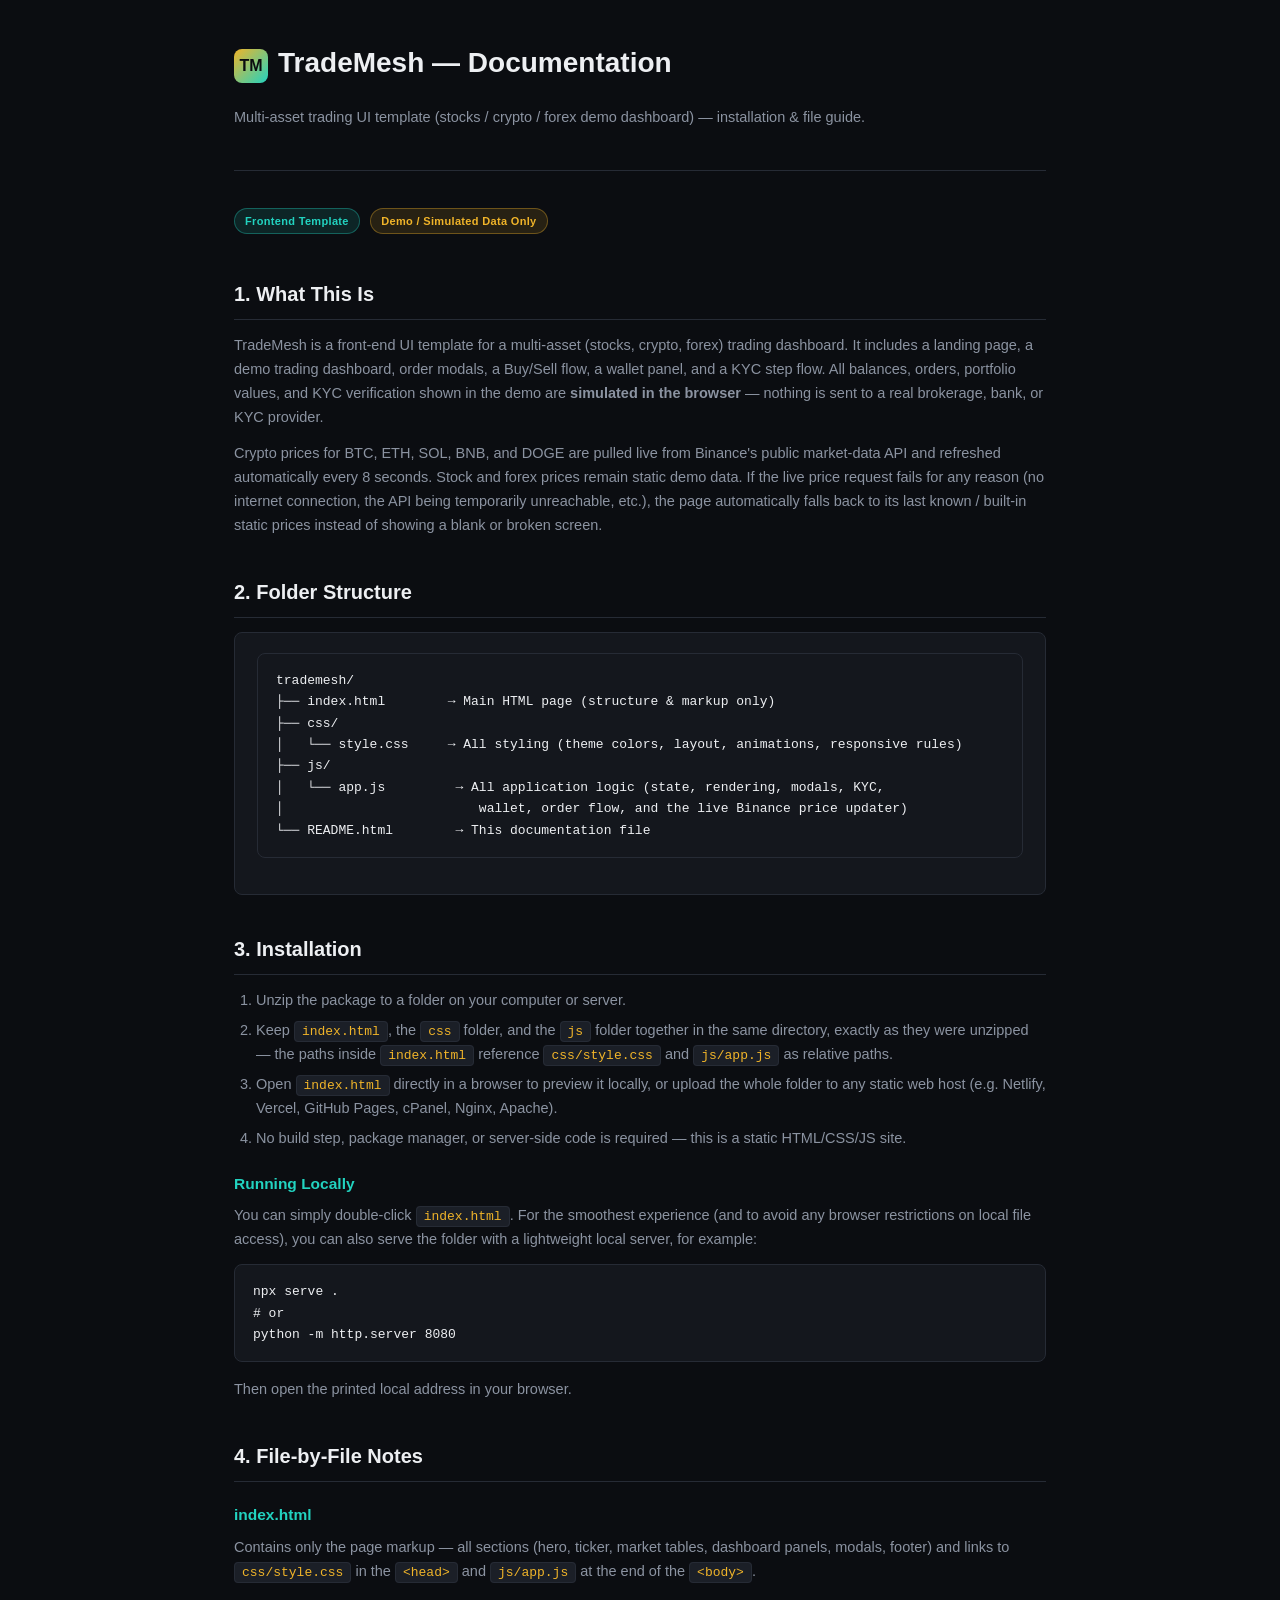
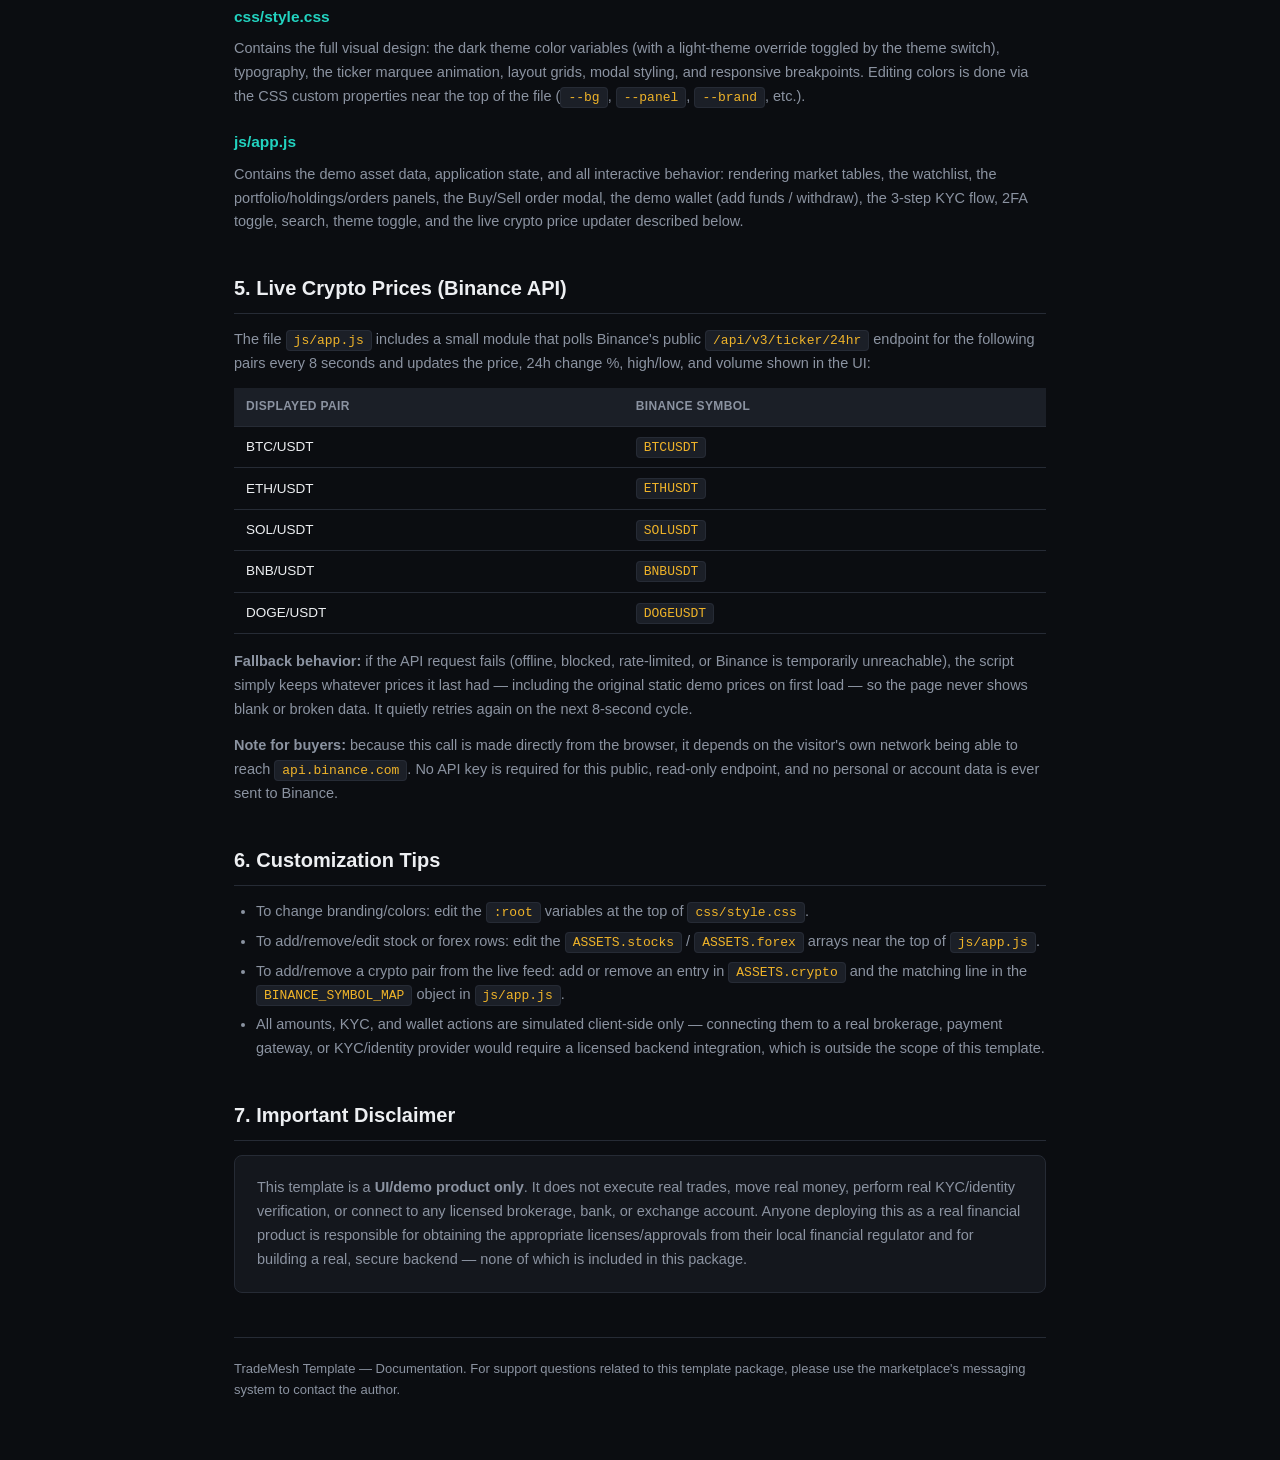
<file: README.html>
<!DOCTYPE html>
<html lang="en">
<head>
<meta charset="UTF-8" />
<meta name="viewport" content="width=device-width, initial-scale=1.0" />
<title>TradeMesh — Documentation &amp; Installation Guide</title>
<style>
  :root{
    --bg:#0B0D11;
    --panel:#14171D;
    --panel2:#1B1F27;
    --border:#262B35;
    --text:#EDEFF2;
    --muted:#8B93A1;
    --brand:#F0B429;
    --brand2:#22D3C0;
    --radius:8px;
  }
  *{box-sizing:border-box; margin:0; padding:0;}
  body{
    background:var(--bg);
    color:var(--text);
    font-family:'Segoe UI', Arial, sans-serif;
    line-height:1.65;
    padding:0 0 60px;
  }
  .wrap{max-width:860px; margin:0 auto; padding:0 24px;}
  header{
    border-bottom:1px solid var(--border);
    padding:40px 0 28px;
    margin-bottom:36px;
  }
  .logo-row{display:flex; align-items:center; gap:10px; margin-bottom:14px;}
  .logo-mark{
    width:34px; height:34px; border-radius:8px;
    background:linear-gradient(135deg, var(--brand), var(--brand2));
    display:flex; align-items:center; justify-content:center;
    color:#0B0D11; font-weight:700;
  }
  h1{font-size:28px; margin-bottom:6px;}
  header p{color:var(--muted); font-size:14.5px;}
  h2{
    font-size:20px; margin:38px 0 14px;
    padding-bottom:8px; border-bottom:1px solid var(--border);
    color:var(--text);
  }
  h3{font-size:15.5px; margin:20px 0 8px; color:var(--brand2);}
  p{color:var(--muted); font-size:14.5px; margin-bottom:12px;}
  ul, ol{color:var(--muted); font-size:14.5px; margin:0 0 14px 22px;}
  li{margin-bottom:6px;}
  code{
    background:var(--panel2); border:1px solid var(--border); border-radius:4px;
    padding:2px 7px; font-family:'Consolas', 'IBM Plex Mono', monospace; font-size:13px;
    color:var(--brand);
  }
  pre{
    background:var(--panel); border:1px solid var(--border); border-radius:var(--radius);
    padding:16px 18px; overflow-x:auto; margin-bottom:16px;
  }
  pre code{
    background:none; border:none; padding:0; color:var(--text); font-size:13px;
  }
  .box{
    background:var(--panel); border:1px solid var(--border); border-radius:var(--radius);
    padding:20px 22px; margin-bottom:16px;
  }
  .badge{
    display:inline-block; font-size:11px; font-weight:600; letter-spacing:0.03em;
    padding:3px 10px; border-radius:100px; margin-right:6px; margin-bottom:6px;
  }
  .badge-info{background:rgba(34,211,192,0.12); color:var(--brand2); border:1px solid rgba(34,211,192,0.35);}
  .badge-warn{background:rgba(240,180,41,0.12); color:var(--brand); border:1px solid rgba(240,180,41,0.35);}
  table{width:100%; border-collapse:collapse; margin-bottom:16px; font-size:13.5px;}
  th{
    text-align:left; padding:9px 12px; background:var(--panel2); color:var(--muted);
    border-bottom:1px solid var(--border); font-size:12px; text-transform:uppercase; letter-spacing:0.03em;
  }
  td{padding:9px 12px; border-bottom:1px solid var(--border); color:var(--text);}
  a{color:var(--brand2);}
  .footer-note{
    margin-top:44px; padding-top:20px; border-top:1px solid var(--border);
    color:var(--muted); font-size:13px;
  }
</style>
</head>
<body>
<div class="wrap">

  <header>
    <div class="logo-row">
      <div class="logo-mark">TM</div>
      <h1>TradeMesh — Documentation</h1>
    </div>
    <p>Multi-asset trading UI template (stocks / crypto / forex demo dashboard) — installation &amp; file guide.</p>
  </header>

  <span class="badge badge-info">Frontend Template</span>
  <span class="badge badge-warn">Demo / Simulated Data Only</span>

  <h2>1. What This Is</h2>
  <p>
    TradeMesh is a front-end UI template for a multi-asset (stocks, crypto, forex) trading dashboard.
    It includes a landing page, a demo trading dashboard, order modals, a Buy/Sell flow, a wallet panel,
    and a KYC step flow. All balances, orders, portfolio values, and KYC verification shown in the demo are
    <b>simulated in the browser</b> — nothing is sent to a real brokerage, bank, or KYC provider.
  </p>
  <p>
    Crypto prices for BTC, ETH, SOL, BNB, and DOGE are pulled live from Binance's public market-data API
    and refreshed automatically every 8 seconds. Stock and forex prices remain static demo data. If the
    live price request fails for any reason (no internet connection, the API being temporarily unreachable,
    etc.), the page automatically falls back to its last known / built-in static prices instead of showing
    a blank or broken screen.
  </p>

  <h2>2. Folder Structure</h2>
  <div class="box">
    <pre><code>trademesh/
├── index.html        → Main HTML page (structure &amp; markup only)
├── css/
│   └── style.css     → All styling (theme colors, layout, animations, responsive rules)
├── js/
│   └── app.js         → All application logic (state, rendering, modals, KYC,
│                         wallet, order flow, and the live Binance price updater)
└── README.html        → This documentation file</code></pre>
  </div>

  <h2>3. Installation</h2>
  <ol>
    <li>Unzip the package to a folder on your computer or server.</li>
    <li>Keep <code>index.html</code>, the <code>css</code> folder, and the <code>js</code> folder together in the
      same directory, exactly as they were unzipped — the paths inside <code>index.html</code> reference
      <code>css/style.css</code> and <code>js/app.js</code> as relative paths.</li>
    <li>Open <code>index.html</code> directly in a browser to preview it locally, or upload the whole folder
      to any static web host (e.g. Netlify, Vercel, GitHub Pages, cPanel, Nginx, Apache).</li>
    <li>No build step, package manager, or server-side code is required — this is a static HTML/CSS/JS site.</li>
  </ol>

  <h3>Running Locally</h3>
  <p>You can simply double-click <code>index.html</code>. For the smoothest experience (and to avoid any
    browser restrictions on local file access), you can also serve the folder with a lightweight local
    server, for example:</p>
  <pre><code>npx serve .
# or
python -m http.server 8080</code></pre>
  <p>Then open the printed local address in your browser.</p>

  <h2>4. File-by-File Notes</h2>

  <h3>index.html</h3>
  <p>Contains only the page markup — all sections (hero, ticker, market tables, dashboard panels, modals,
    footer) and links to <code>css/style.css</code> in the <code>&lt;head&gt;</code> and <code>js/app.js</code>
    at the end of the <code>&lt;body&gt;</code>.</p>

  <h3>css/style.css</h3>
  <p>Contains the full visual design: the dark theme color variables (with a light-theme override toggled
    by the theme switch), typography, the ticker marquee animation, layout grids, modal styling, and
    responsive breakpoints. Editing colors is done via the CSS custom properties near the top of the file
    (<code>--bg</code>, <code>--panel</code>, <code>--brand</code>, etc.).</p>

  <h3>js/app.js</h3>
  <p>Contains the demo asset data, application state, and all interactive behavior: rendering market tables,
    the watchlist, the portfolio/holdings/orders panels, the Buy/Sell order modal, the demo wallet
    (add funds / withdraw), the 3-step KYC flow, 2FA toggle, search, theme toggle, and the live crypto price
    updater described below.</p>

  <h2>5. Live Crypto Prices (Binance API)</h2>
  <p>
    The file <code>js/app.js</code> includes a small module that polls Binance's public
    <code>/api/v3/ticker/24hr</code> endpoint for the following pairs every 8 seconds and updates the price,
    24h change %, high/low, and volume shown in the UI:
  </p>
  <table>
    <thead><tr><th>Displayed Pair</th><th>Binance Symbol</th></tr></thead>
    <tbody>
      <tr><td>BTC/USDT</td><td><code>BTCUSDT</code></td></tr>
      <tr><td>ETH/USDT</td><td><code>ETHUSDT</code></td></tr>
      <tr><td>SOL/USDT</td><td><code>SOLUSDT</code></td></tr>
      <tr><td>BNB/USDT</td><td><code>BNBUSDT</code></td></tr>
      <tr><td>DOGE/USDT</td><td><code>DOGEUSDT</code></td></tr>
    </tbody>
  </table>
  <p><b>Fallback behavior:</b> if the API request fails (offline, blocked, rate-limited, or Binance is
    temporarily unreachable), the script simply keeps whatever prices it last had — including the original
    static demo prices on first load — so the page never shows blank or broken data. It quietly retries
    again on the next 8-second cycle.</p>
  <p><b>Note for buyers:</b> because this call is made directly from the browser, it depends on the visitor's
    own network being able to reach <code>api.binance.com</code>. No API key is required for this public,
    read-only endpoint, and no personal or account data is ever sent to Binance.</p>

  <h2>6. Customization Tips</h2>
  <ul>
    <li>To change branding/colors: edit the <code>:root</code> variables at the top of <code>css/style.css</code>.</li>
    <li>To add/remove/edit stock or forex rows: edit the <code>ASSETS.stocks</code> / <code>ASSETS.forex</code>
      arrays near the top of <code>js/app.js</code>.</li>
    <li>To add/remove a crypto pair from the live feed: add or remove an entry in <code>ASSETS.crypto</code> and
      the matching line in the <code>BINANCE_SYMBOL_MAP</code> object in <code>js/app.js</code>.</li>
    <li>All amounts, KYC, and wallet actions are simulated client-side only — connecting them to a real
      brokerage, payment gateway, or KYC/identity provider would require a licensed backend integration,
      which is outside the scope of this template.</li>
  </ul>

  <h2>7. Important Disclaimer</h2>
  <div class="box">
    <p style="margin-bottom:0;">
      This template is a <b>UI/demo product only</b>. It does not execute real trades, move real money,
      perform real KYC/identity verification, or connect to any licensed brokerage, bank, or exchange
      account. Anyone deploying this as a real financial product is responsible for obtaining the
      appropriate licenses/approvals from their local financial regulator and for building a real,
      secure backend — none of which is included in this package.
    </p>
  </div>

  <div class="footer-note">
    TradeMesh Template — Documentation. For support questions related to this template package, please use
    the marketplace's messaging system to contact the author.
  </div>

</div>
</body>
</html>
</file>
<file: style.css>
@import url('https://fonts.googleapis.com/css2?family=Space+Grotesk:wght@500;600;700&family=Inter:wght@400;500;600&family=IBM+Plex+Mono:wght@400;500;600&display=swap');

  :root{
    --bg:#0B0D11;
    --panel:#14171D;
    --panel2:#1B1F27;
    --border:#262B35;
    --text:#EDEFF2;
    --muted:#8B93A1;
    --brand:#F0B429;
    --brand2:#22D3C0;
    --gain:#1FC77A;
    --loss:#F0465C;
    --radius:8px;
  }
  *{box-sizing:border-box; margin:0; padding:0;}
  html{scroll-behavior:smooth;}
  body{
    background:var(--bg);
    color:var(--text);
    font-family:'Inter', sans-serif;
    line-height:1.5;
    overflow-x:hidden;
  }
  h1,h2,h3,h4{font-family:'Space Grotesk', sans-serif; letter-spacing:-0.01em;}
  .mono{font-family:'IBM Plex Mono', monospace;}
  a{color:inherit; text-decoration:none;}
  .wrap{max-width:1180px; margin:0 auto; padding:0 24px;}
  .gain{color:var(--gain);}
  .loss{color:var(--loss);}

  /* ---- Ticker marquee ---- */
  .ticker-bar{
    background:var(--panel2);
    border-bottom:1px solid var(--border);
    overflow:hidden;
    white-space:nowrap;
    position:relative;
  }
  .ticker-track{
    display:inline-flex;
    animation:scroll 38s linear infinite;
    padding:9px 0;
  }
  .ticker-item{
    display:inline-flex;
    align-items:center;
    gap:8px;
    padding:0 22px;
    font-size:13px;
    border-right:1px solid var(--border);
  }
  .ticker-item .sym{font-family:'IBM Plex Mono', monospace; color:var(--text); font-weight:600;}
  @keyframes scroll{
    0%{transform:translateX(0);}
    100%{transform:translateX(-50%);}
  }

  /* ---- Header ---- */
  header{
    position:sticky; top:0; z-index:50;
    background:rgba(11,13,17,0.9);
    backdrop-filter:blur(10px);
    border-bottom:1px solid var(--border);
  }
  nav{
    display:flex; align-items:center; justify-content:space-between;
    padding:16px 24px;
    max-width:1180px; margin:0 auto;
  }
  .logo{display:flex; align-items:center; gap:9px; font-size:19px; font-weight:700;}
  .logo-mark{
    width:30px; height:30px; border-radius:7px;
    background:linear-gradient(135deg, var(--brand), var(--brand2));
    display:flex; align-items:center; justify-content:center;
    color:#0B0D11; font-weight:700; font-family:'Space Grotesk';
  }
  .nav-links{display:flex; gap:28px; font-size:14.5px; color:var(--muted);}
  .nav-links a:hover{color:var(--text);}
  .nav-cta{display:flex; gap:12px; align-items:center;}
  .btn{
    padding:9px 18px; border-radius:6px; font-size:14px; font-weight:600;
    border:1px solid var(--border); cursor:pointer; transition:all .15s;
  }
  .btn-ghost{background:transparent; color:var(--text);}
  .btn-ghost:hover{border-color:var(--muted);}
  .btn-brand{background:var(--brand); color:#171208; border:none;}
  .btn-brand:hover{filter:brightness(1.08);}
  .menu-toggle{display:none; background:none; border:none; color:var(--text); font-size:22px; cursor:pointer; transition:opacity .15s;}
  .menu-toggle:hover{opacity:0.75;}

  /* ---- Hero ---- */
  .hero{
    padding:88px 24px 60px;
    position:relative;
    overflow:hidden;
  }
  .hero-grid{
    max-width:1180px; margin:0 auto;
    display:grid; grid-template-columns:1.05fr 0.95fr; gap:50px; align-items:center;
  }
  .eyebrow{
    display:inline-flex; align-items:center; gap:7px;
    font-size:12.5px; color:var(--brand2); font-family:'IBM Plex Mono';
    border:1px solid var(--border); padding:5px 12px; border-radius:100px;
    margin-bottom:20px;
  }
  .dot-live{width:6px; height:6px; border-radius:50%; background:var(--gain); box-shadow:0 0 0 3px rgba(31,199,122,0.2);}
  .hero h1{font-size:46px; line-height:1.12; margin-bottom:18px;}
  .hero h1 span{color:var(--brand);}
  .hero p{color:var(--muted); font-size:16.5px; max-width:520px; margin-bottom:30px;}
  .hero-ctas{display:flex; gap:14px; margin-bottom:34px;}
  .btn-lg{padding:13px 24px; font-size:15px;}
  .trust-row{display:flex; gap:28px; color:var(--muted); font-size:13px; flex-wrap:wrap;}
  .trust-row b{color:var(--text); font-family:'Space Grotesk'; font-size:15px; display:block;}

  /* Mesh graphic */
  .mesh{position:relative; height:400px;}
  .mesh svg{width:100%; height:100%;}
  .node-label{
    font-family:'IBM Plex Mono'; font-size:10.5px; fill:var(--muted);
  }
  .node-pulse{animation:pulse 2.2s ease-in-out infinite;}
  @keyframes pulse{
    0%,100%{opacity:1; r:4;}
    50%{opacity:0.4; r:6.5;}
  }
  .mesh-line{stroke:var(--border); stroke-width:1;}
  .mesh-line-active{stroke:var(--brand2); stroke-width:1; stroke-dasharray:4 4; animation:dash 20s linear infinite;}
  @keyframes dash{to{stroke-dashoffset:-200;}}

  /* ---- Session strip ---- */
  .sessions{
    border-top:1px solid var(--border); border-bottom:1px solid var(--border);
    background:var(--panel);
    padding:14px 24px;
  }
  .sessions-row{
    max-width:1180px; margin:0 auto;
    display:flex; gap:26px; flex-wrap:wrap; align-items:center; justify-content:center;
    font-size:13px; color:var(--muted);
  }
  .session-chip{display:flex; align-items:center; gap:7px;}
  .session-chip .sd{width:7px; height:7px; border-radius:50%;}
  .sd-open{background:var(--gain);}
  .sd-closed{background:#4A5060;}
  .session-chip b{color:var(--text); font-weight:600;}

  /* ---- Section shared ---- */
  section{padding:80px 24px;}
  .section-head{max-width:640px; margin:0 auto 44px; text-align:center;}
  .section-tag{font-family:'IBM Plex Mono'; font-size:12.5px; color:var(--brand2); margin-bottom:10px;}
  .section-head h2{font-size:32px; margin-bottom:12px;}
  .section-head p{color:var(--muted); font-size:15.5px;}

  /* ---- Markets tabs ---- */
  .market-panel{
    max-width:1000px; margin:0 auto;
    background:var(--panel); border:1px solid var(--border); border-radius:12px; overflow:hidden;
  }
  .tabs{display:flex; border-bottom:1px solid var(--border);}
  .tab-btn{
    flex:1; padding:15px; text-align:center; background:none; border:none; cursor:pointer;
    color:var(--muted); font-family:'Space Grotesk'; font-weight:600; font-size:14.5px;
    border-bottom:2px solid transparent; transition:color .15s, border-color .15s;
  }
  .tab-btn:hover{color:var(--text);}
  .tab-btn.active{color:var(--text); border-bottom-color:var(--brand);}
  table{width:100%; border-collapse:collapse;}
  th{
    text-align:left; padding:12px 20px; font-size:11.5px; text-transform:uppercase;
    letter-spacing:0.04em; color:var(--muted); font-weight:600; border-bottom:1px solid var(--border);
  }
  td{padding:14px 20px; border-bottom:1px solid var(--border); font-size:14px;}
  tr:last-child td{border-bottom:none;}
  .sym-cell{display:flex; align-items:center; gap:10px;}
  .sym-badge{
    width:32px; height:32px; border-radius:7px; background:var(--panel2);
    display:flex; align-items:center; justify-content:center; font-size:12px; font-weight:700;
    font-family:'Space Grotesk'; color:var(--brand2); border:1px solid var(--border);
  }
  .sym-name{color:var(--muted); font-size:12.5px;}
  .price-cell{font-family:'IBM Plex Mono'; font-weight:600;}
  .market-panels{display:none;}
  .market-panels.active{display:block;}

  /* ---- Features ---- */
  .features-grid{
    max-width:1100px; margin:0 auto;
    display:grid; grid-template-columns:repeat(3, 1fr); gap:18px;
  }
  .feature-card{
    background:var(--panel); border:1px solid var(--border); border-radius:10px;
    padding:26px; transition:border-color .15s;
  }
  .feature-card:hover{border-color:var(--brand2);}
  .feature-icon{
    width:38px; height:38px; border-radius:8px; margin-bottom:16px;
    display:flex; align-items:center; justify-content:center; font-size:18px;
    background:var(--panel2); border:1px solid var(--border);
  }
  .feature-card h3{font-size:16.5px; margin-bottom:8px;}
  .feature-card p{color:var(--muted); font-size:14px;}

  /* ---- How it works ---- */
  .steps{max-width:920px; margin:0 auto; display:grid; grid-template-columns:repeat(3,1fr); gap:20px;}
  .step{position:relative; padding:26px 22px 22px; background:var(--panel); border:1px solid var(--border); border-radius:10px;}
  .step-num{
    font-family:'Space Grotesk'; font-size:13px; color:var(--brand);
    border:1px solid var(--border); width:30px; height:30px; border-radius:50%;
    display:flex; align-items:center; justify-content:center; margin-bottom:14px;
  }
  .step h4{font-size:15.5px; margin-bottom:7px;}
  .step p{color:var(--muted); font-size:13.5px;}

  /* ---- Stats ---- */
  .stats-band{background:var(--panel); border-top:1px solid var(--border); border-bottom:1px solid var(--border);}
  .stats-row{
    max-width:1000px; margin:0 auto; padding:44px 24px;
    display:grid; grid-template-columns:repeat(4,1fr); gap:20px; text-align:center;
  }
  .stat-num{font-family:'Space Grotesk'; font-size:30px; color:var(--brand); font-weight:700;}
  .stat-label{color:var(--muted); font-size:13px; margin-top:5px;}

  /* ---- Pricing / fees ---- */
  .fees-grid{max-width:960px; margin:0 auto; display:grid; grid-template-columns:repeat(3,1fr); gap:18px;}
  .fee-card{background:var(--panel); border:1px solid var(--border); border-radius:10px; padding:28px;}
  .fee-card.highlight{border-color:var(--brand); position:relative;}
  .fee-badge{
    position:absolute; top:-11px; right:20px; background:var(--brand); color:#171208;
    font-size:11px; font-weight:700; padding:3px 10px; border-radius:100px;
  }
  .fee-card h3{font-size:16px; margin-bottom:6px;}
  .fee-card .fee-value{font-family:'Space Grotesk'; font-size:26px; margin:10px 0; color:var(--text);}
  .fee-card ul{list-style:none; margin-top:16px; display:flex; flex-direction:column; gap:9px;}
  .fee-card li{color:var(--muted); font-size:13.5px; display:flex; gap:8px;}
  .fee-card li::before{content:"✓"; color:var(--gain); font-weight:700;}

  /* ---- CTA band ---- */
  .cta-band{
    max-width:1000px; margin:0 auto; padding:52px 40px; border-radius:16px;
    background:linear-gradient(135deg, rgba(240,180,41,0.1), rgba(34,211,192,0.08));
    border:1px solid var(--border);
    text-align:center;
  }
  .cta-band h2{font-size:28px; margin-bottom:12px;}
  .cta-band p{color:var(--muted); margin-bottom:26px;}

  /* ---- Footer ---- */
  footer{border-top:1px solid var(--border); padding:50px 24px 26px;}
  .footer-grid{
    max-width:1180px; margin:0 auto; display:grid; grid-template-columns:1.4fr repeat(3,1fr); gap:32px;
    padding-bottom:34px;
  }
  .footer-grid h5{font-size:13px; color:var(--muted); text-transform:uppercase; letter-spacing:0.05em; margin-bottom:14px;}
  .footer-grid a{display:block; color:var(--muted); font-size:14px; margin-bottom:10px;}
  .footer-grid a:hover{color:var(--text);}
  .footer-bottom{
    max-width:1180px; margin:0 auto; padding-top:22px; border-top:1px solid var(--border);
    display:flex; justify-content:space-between; flex-wrap:wrap; gap:12px;
    color:var(--muted); font-size:12.5px;
  }
  .disclaimer{
    max-width:1180px; margin:18px auto 0; color:var(--muted); font-size:11.5px; line-height:1.6;
  }

  @media(max-width:860px){
    .hero-grid{grid-template-columns:1fr;}
    .mesh{height:280px;}
    .nav-links{display:none;}
    .features-grid, .steps, .fees-grid{grid-template-columns:1fr;}
    .stats-row{grid-template-columns:repeat(2,1fr);}
    .footer-grid{grid-template-columns:1fr 1fr;}
    .hero h1{font-size:32px;}
    .menu-toggle{display:block;}
    .nav-cta .btn-ghost{display:none;}
    section{padding:56px 20px;}
    .hero{padding:56px 20px 40px;}
  }

  @media(max-width:480px){
    nav{padding:13px 16px;}
    .logo{font-size:17px;}
    .hero h1{font-size:27px;}
    .hero p{font-size:15px;}
    .hero-ctas{flex-direction:column;}
    .hero-ctas .btn{width:100%;}
    .trust-row{gap:18px;}
    .section-head h2{font-size:25px;}
    .summary-grid{grid-template-columns:1fr 1fr;}
    .doc-options{grid-template-columns:1fr; gap:8px;}
    .wallet-actions{flex-direction:column;}
    .footer-grid{grid-template-columns:1fr;}
    .footer-bottom{flex-direction:column; align-items:flex-start;}
    .cta-band{padding:36px 22px;}
  }

  /* ---- Demo badge ---- */
  .demo-badge{
    display:inline-flex; align-items:center; gap:5px;
    font-family:'IBM Plex Mono'; font-size:10.5px; font-weight:600;
    color:var(--brand); background:rgba(240,180,41,0.12);
    border:1px solid rgba(240,180,41,0.4); border-radius:4px;
    padding:2px 8px; letter-spacing:0.03em; white-space:nowrap;
  }
  .demo-badge.sm{font-size:9.5px; padding:1px 6px;}
  .demo-banner{
    background:rgba(240,180,41,0.08); border:1px solid rgba(240,180,41,0.3);
    border-radius:8px; padding:12px 16px; font-size:13px; color:var(--brand);
    display:flex; align-items:center; gap:9px; max-width:1180px; margin:14px auto 0;
  }

  /* ---- Mobile drawer ---- */
  .menu-toggle{position:relative; z-index:70;}
  .drawer-overlay{
    position:fixed; inset:0; background:rgba(0,0,0,0.55); z-index:60;
    opacity:0; pointer-events:none; transition:opacity .2s;
  }
  .drawer-overlay.open{opacity:1; pointer-events:auto;}
  .drawer{
    position:fixed; top:0; right:0; height:100%; width:78%; max-width:300px;
    background:var(--panel); border-left:1px solid var(--border); z-index:65;
    transform:translateX(100%); transition:transform .25s ease; padding:20px;
    display:flex; flex-direction:column; gap:6px;
  }
  .drawer.open{transform:translateX(0);}
  .drawer a, .drawer button{
    display:block; width:100%; text-align:left; padding:13px 10px; font-size:15px;
    color:var(--text); border-radius:6px; background:none; border:none; cursor:pointer;
  }
  .drawer a:hover, .drawer button:hover{background:var(--panel2);}
  .drawer-close{align-self:flex-end; font-size:22px; color:var(--muted); background:none; border:none; cursor:pointer; padding:6px; transition:color .15s;}
  .drawer-close:hover{color:var(--text);}
  .drawer hr{border:none; border-top:1px solid var(--border); margin:8px 0;}

  /* ---- Modal ---- */
  .modal-overlay{
    position:fixed; inset:0; background:rgba(0,0,0,0.6); z-index:100;
    display:none; align-items:flex-start; justify-content:center; padding:40px 16px; overflow-y:auto;
  }
  .modal-overlay.open{display:flex;}
  .modal{
    background:var(--panel); border:1px solid var(--border); border-radius:12px;
    width:100%; max-width:420px; padding:26px; position:relative;
  }
  .modal-wide{max-width:640px;}
  .modal-close{
    position:absolute; top:16px; right:16px; background:none; border:none;
    color:var(--muted); font-size:20px; cursor:pointer; line-height:1; transition:color .15s;
  }
  .modal-close:hover{color:var(--text);}
  .modal h3{font-size:19px; margin-bottom:4px;}
  .modal .modal-sub{color:var(--muted); font-size:13px; margin-bottom:20px;}
  .field{margin-bottom:14px;}
  .field label{display:block; font-size:12.5px; color:var(--muted); margin-bottom:6px;}
  .field input, .field select, .field textarea{
    width:100%; padding:11px 12px; background:var(--panel2); border:1px solid var(--border);
    border-radius:6px; color:var(--text); font-size:14px; font-family:'Inter';
  }
  .field textarea{resize:vertical; min-height:76px; line-height:1.5;}
  .field input:focus, .field select:focus, .field textarea:focus{outline:none; border-color:var(--brand2);}
  .field-error{color:var(--loss); font-size:12px; margin-top:5px; display:none;}
  .field.invalid input, .field.invalid select, .field.invalid textarea{border-color:var(--loss);}
  .field.invalid .field-error{display:block;}
  .field-row{display:flex; align-items:center; gap:8px; font-size:13px; color:var(--muted);}
  .field-row input{width:auto;}
  .modal-links{display:flex; justify-content:space-between; margin-top:16px; font-size:13px;}
  .modal-links a, .modal-links button.link-btn{color:var(--brand2); background:none; border:none; cursor:pointer; font-size:13px; transition:opacity .15s;}
  .modal-links a:hover, .modal-links button.link-btn:hover{opacity:0.8;}
  .btn-full{width:100%; justify-content:center; display:flex; align-items:center; gap:8px;}
  .btn[disabled]{opacity:0.55; cursor:not-allowed;}
  .spinner{
    width:15px; height:15px; border:2px solid rgba(0,0,0,0.25); border-top-color:#171208;
    border-radius:50%; animation:spin .6s linear infinite; display:none;
  }
  .btn.loading .spinner{display:inline-block;}
  .btn.loading .btn-label{opacity:0.7;}
  @keyframes spin{to{transform:rotate(360deg);}}
  .form-alert{
    font-size:13px; padding:10px 12px; border-radius:6px; margin-bottom:14px; display:none;
  }
  .form-alert.show{display:block;}
  .form-alert.error{background:rgba(240,70,92,0.1); border:1px solid rgba(240,70,92,0.35); color:var(--loss);}
  .form-alert.success{background:rgba(31,199,122,0.1); border:1px solid rgba(31,199,122,0.35); color:var(--gain);}

  /* ---- KYC steps ---- */
  .kyc-steps{display:flex; gap:6px; margin-bottom:22px;}
  .kyc-step-dot{flex:1; height:4px; border-radius:3px; background:var(--border);}
  .kyc-step-dot.done{background:var(--gain);}
  .kyc-step-dot.active{background:var(--brand);}
  .doc-options{display:grid; grid-template-columns:repeat(3,1fr); gap:8px; margin-bottom:16px;}
  .doc-opt{
    border:1px solid var(--border); border-radius:8px; padding:12px 8px; text-align:center;
    cursor:pointer; font-size:12.5px; color:var(--muted); background:var(--panel2);
    transition:border-color .15s, color .15s;
  }
  .doc-opt:hover{border-color:var(--brand2); color:var(--text);}
  .doc-opt.selected{border-color:var(--brand); color:var(--brand); background:rgba(240,180,41,0.08);}
  .kyc-status-badge{
    display:inline-flex; align-items:center; gap:6px; padding:6px 12px; border-radius:100px;
    font-size:12.5px; font-weight:600;
  }
  .kyc-status-badge.pending{background:rgba(240,180,41,0.12); color:var(--brand);}
  .kyc-status-badge.verified{background:rgba(31,199,122,0.12); color:var(--gain);}

  /* ---- Toasts ---- */
  .toast-stack{position:fixed; bottom:20px; right:20px; z-index:200; display:flex; flex-direction:column; gap:10px; max-width:320px;}
  .toast{
    background:var(--panel); border:1px solid var(--border); border-left:3px solid var(--brand2);
    border-radius:8px; padding:13px 16px; font-size:13.5px; box-shadow:0 8px 24px rgba(0,0,0,0.3);
    animation:toastIn .2s ease;
  }
  .toast.success{border-left-color:var(--gain);}
  .toast.error{border-left-color:var(--loss);}
  .toast b{display:block; margin-bottom:2px; font-family:'Space Grotesk';}
  .toast span{color:var(--muted); font-size:12.5px;}
  @keyframes toastIn{from{opacity:0; transform:translateX(20px);} to{opacity:1; transform:translateX(0);}}

  /* ---- Dashboard ---- */
  .dash-hidden{display:none;}
  .dash-shell{max-width:1180px; margin:0 auto; padding:24px;}
  .dash-topbar{display:flex; justify-content:space-between; align-items:center; margin-bottom:22px; flex-wrap:wrap; gap:12px;}
  .dash-user{display:flex; align-items:center; gap:10px;}
  .dash-avatar{width:36px; height:36px; border-radius:50%; background:var(--brand2); color:#0B0D11; display:flex; align-items:center; justify-content:center; font-weight:700; font-family:'Space Grotesk';}
  .summary-grid{display:grid; grid-template-columns:repeat(4,1fr); gap:14px; margin-bottom:24px;}
  .summary-card{background:var(--panel); border:1px solid var(--border); border-radius:10px; padding:18px;}
  .summary-card .lbl{color:var(--muted); font-size:12px; margin-bottom:8px;}
  .summary-card .val{font-family:'Space Grotesk'; font-size:21px;}
  .dash-tabs{display:flex; gap:6px; margin-bottom:18px; flex-wrap:wrap; border-bottom:1px solid var(--border);}
  .dash-tab{padding:11px 16px; background:none; border:none; color:var(--muted); font-size:14px; font-weight:600; cursor:pointer; border-bottom:2px solid transparent; font-family:'Space Grotesk'; transition:color .15s, border-color .15s;}
  .dash-tab:hover{color:var(--text);}
  .dash-tab.active{color:var(--text); border-bottom-color:var(--brand);}
  .dash-panel{display:none;}
  .dash-panel.active{display:block;}
  .panel-box{background:var(--panel); border:1px solid var(--border); border-radius:10px; overflow:hidden;}
  .panel-box-head{display:flex; justify-content:space-between; align-items:center; padding:16px 20px; border-bottom:1px solid var(--border); flex-wrap:wrap; gap:10px;}
  .empty-state{padding:44px 20px; text-align:center; color:var(--muted); font-size:14px;}
  .star-btn{background:none; border:none; cursor:pointer; font-size:16px; color:var(--muted); transition:color .15s, transform .15s;}
  .star-btn:hover{color:var(--brand); transform:scale(1.1);}
  .star-btn.active{color:var(--brand);}
  .trade-btn-sm{
    padding:6px 12px; font-size:12.5px; border-radius:5px; border:1px solid var(--border);
    background:var(--panel2); color:var(--text); cursor:pointer; font-weight:600; margin-right:5px;
    transition:filter .15s, border-color .15s;
  }
  .trade-btn-sm:hover{filter:brightness(1.25);}
  .trade-btn-sm.buy{color:var(--gain); border-color:rgba(31,199,122,0.4);}
  .trade-btn-sm.sell{color:var(--loss); border-color:rgba(240,70,92,0.4);}
  .order-tabs{display:flex; gap:0; margin-bottom:16px; border:1px solid var(--border); border-radius:7px; overflow:hidden;}
  .order-tab{flex:1; padding:10px; text-align:center; background:var(--panel2); border:none; color:var(--muted); font-weight:600; font-size:13.5px; cursor:pointer; transition:background .15s, color .15s;}
  .order-tab:hover{color:var(--text);}
  .order-tab.buy-active{background:rgba(31,199,122,0.15); color:var(--gain);}
  .order-tab.sell-active{background:rgba(240,70,92,0.15); color:var(--loss);}
  .order-type-row{display:flex; gap:8px; margin-bottom:14px;}
  .order-type-row button{flex:1; padding:8px; font-size:12.5px; border-radius:6px; border:1px solid var(--border); background:var(--panel2); color:var(--muted); cursor:pointer; transition:border-color .15s, color .15s;}
  .order-type-row button:hover{color:var(--text);}
  .order-type-row button.active{border-color:var(--brand2); color:var(--text);}
  .order-summary{background:var(--panel2); border-radius:7px; padding:12px; font-size:13px; margin-bottom:14px;}
  .order-summary div{display:flex; justify-content:space-between; padding:3px 0; color:var(--muted);}
  .order-summary div b{color:var(--text); font-weight:600; font-family:'IBM Plex Mono';}
  .sparkline{display:block;}
  .notif-bell{position:relative; background:none; border:1px solid var(--border); border-radius:7px; padding:8px 10px; cursor:pointer; color:var(--text); transition:border-color .15s;}
  .notif-bell:hover{border-color:var(--muted);}
  .notif-dot{position:absolute; top:5px; right:6px; width:7px; height:7px; border-radius:50%; background:var(--loss); display:none;}
  .notif-dot.show{display:block;}
  .notif-panel{
    position:absolute; top:44px; right:0; width:300px; max-height:360px; overflow-y:auto;
    background:var(--panel); border:1px solid var(--border); border-radius:10px; z-index:80;
    display:none; box-shadow:0 12px 30px rgba(0,0,0,0.35);
  }
  .notif-panel.open{display:block;}
  .notif-wrap{position:relative; display:inline-block;}
  .notif-item{padding:12px 14px; border-bottom:1px solid var(--border); font-size:13px;}
  .notif-item:last-child{border-bottom:none;}
  .notif-item .t{font-weight:600; margin-bottom:2px;}
  .notif-item .s{color:var(--muted); font-size:11.5px;}
  .wallet-actions{display:flex; gap:10px; margin:16px 20px;}
  .theme-toggle{background:none; border:1px solid var(--border); border-radius:7px; padding:8px 11px; cursor:pointer; color:var(--text); font-size:14px; transition:border-color .15s;}
  .theme-toggle:hover{border-color:var(--muted);}

  body.light{
    --bg:#F5F6F8; --panel:#FFFFFF; --panel2:#F0F1F4; --border:#E2E5EA;
    --text:#171A1F; --muted:#6A7180;
  }
  body.light .btn-brand{color:#171208;}
  body.light .demo-badge{background:rgba(240,180,41,0.14);}

  @media(max-width:760px){
    .summary-grid{grid-template-columns:repeat(2,1fr);}
    .dash-topbar{flex-direction:column; align-items:flex-start;}
    table{font-size:12.5px;}
    th, td{padding:10px 8px;}
    .sym-name{display:none;}
    .modal{padding:20px;}
    .doc-options{grid-template-columns:1fr 1fr 1fr; gap:6px;}
  }
</file>
<file: trademesh/css/style.css>
@import url('https://fonts.googleapis.com/css2?family=Space+Grotesk:wght@500;600;700&family=Inter:wght@400;500;600&family=IBM+Plex+Mono:wght@400;500;600&display=swap');

  :root{
    --bg:#0B0D11;
    --panel:#14171D;
    --panel2:#1B1F27;
    --border:#262B35;
    --text:#EDEFF2;
    --muted:#8B93A1;
    --brand:#F0B429;
    --brand2:#22D3C0;
    --gain:#1FC77A;
    --loss:#F0465C;
    --radius:8px;
  }
  *{box-sizing:border-box; margin:0; padding:0;}
  html{scroll-behavior:smooth;}
  body{
    background:var(--bg);
    color:var(--text);
    font-family:'Inter', sans-serif;
    line-height:1.5;
    overflow-x:hidden;
  }
  h1,h2,h3,h4{font-family:'Space Grotesk', sans-serif; letter-spacing:-0.01em;}
  .mono{font-family:'IBM Plex Mono', monospace;}
  a{color:inherit; text-decoration:none;}
  .wrap{max-width:1180px; margin:0 auto; padding:0 24px;}
  .gain{color:var(--gain);}
  .loss{color:var(--loss);}

  /* ---- Ticker marquee ---- */
  .ticker-bar{
    background:var(--panel2);
    border-bottom:1px solid var(--border);
    overflow:hidden;
    white-space:nowrap;
    position:relative;
  }
  .ticker-track{
    display:inline-flex;
    animation:scroll 38s linear infinite;
    padding:9px 0;
  }
  .ticker-item{
    display:inline-flex;
    align-items:center;
    gap:8px;
    padding:0 22px;
    font-size:13px;
    border-right:1px solid var(--border);
  }
  .ticker-item .sym{font-family:'IBM Plex Mono', monospace; color:var(--text); font-weight:600;}
  @keyframes scroll{
    0%{transform:translateX(0);}
    100%{transform:translateX(-50%);}
  }

  /* ---- Header ---- */
  header{
    position:sticky; top:0; z-index:50;
    background:rgba(11,13,17,0.9);
    backdrop-filter:blur(10px);
    border-bottom:1px solid var(--border);
  }
  nav{
    display:flex; align-items:center; justify-content:space-between;
    padding:16px 24px;
    max-width:1180px; margin:0 auto;
  }
  .logo{display:flex; align-items:center; gap:9px; font-size:19px; font-weight:700;}
  .logo-mark{
    width:30px; height:30px; border-radius:7px;
    background:linear-gradient(135deg, var(--brand), var(--brand2));
    display:flex; align-items:center; justify-content:center;
    color:#0B0D11; font-weight:700; font-family:'Space Grotesk';
  }
  .nav-links{display:flex; gap:28px; font-size:14.5px; color:var(--muted);}
  .nav-links a:hover{color:var(--text);}
  .nav-cta{display:flex; gap:12px; align-items:center;}
  .btn{
    padding:9px 18px; border-radius:6px; font-size:14px; font-weight:600;
    border:1px solid var(--border); cursor:pointer; transition:all .15s;
  }
  .btn-ghost{background:transparent; color:var(--text);}
  .btn-ghost:hover{border-color:var(--muted);}
  .btn-brand{background:var(--brand); color:#171208; border:none;}
  .btn-brand:hover{filter:brightness(1.08);}
  .menu-toggle{display:none; background:none; border:none; color:var(--text); font-size:22px; cursor:pointer; transition:opacity .15s;}
  .menu-toggle:hover{opacity:0.75;}

  /* ---- Hero ---- */
  .hero{
    padding:88px 24px 60px;
    position:relative;
    overflow:hidden;
  }
  .hero-grid{
    max-width:1180px; margin:0 auto;
    display:grid; grid-template-columns:1.05fr 0.95fr; gap:50px; align-items:center;
  }
  .eyebrow{
    display:inline-flex; align-items:center; gap:7px;
    font-size:12.5px; color:var(--brand2); font-family:'IBM Plex Mono';
    border:1px solid var(--border); padding:5px 12px; border-radius:100px;
    margin-bottom:20px;
  }
  .dot-live{width:6px; height:6px; border-radius:50%; background:var(--gain); box-shadow:0 0 0 3px rgba(31,199,122,0.2);}
  .hero h1{font-size:46px; line-height:1.12; margin-bottom:18px;}
  .hero h1 span{color:var(--brand);}
  .hero p{color:var(--muted); font-size:16.5px; max-width:520px; margin-bottom:30px;}
  .hero-ctas{display:flex; gap:14px; margin-bottom:34px;}
  .btn-lg{padding:13px 24px; font-size:15px;}
  .trust-row{display:flex; gap:28px; color:var(--muted); font-size:13px; flex-wrap:wrap;}
  .trust-row b{color:var(--text); font-family:'Space Grotesk'; font-size:15px; display:block;}

  /* Mesh graphic */
  .mesh{position:relative; height:400px;}
  .mesh svg{width:100%; height:100%;}
  .node-label{
    font-family:'IBM Plex Mono'; font-size:10.5px; fill:var(--muted);
  }
  .node-pulse{animation:pulse 2.2s ease-in-out infinite;}
  @keyframes pulse{
    0%,100%{opacity:1; r:4;}
    50%{opacity:0.4; r:6.5;}
  }
  .mesh-line{stroke:var(--border); stroke-width:1;}
  .mesh-line-active{stroke:var(--brand2); stroke-width:1; stroke-dasharray:4 4; animation:dash 20s linear infinite;}
  @keyframes dash{to{stroke-dashoffset:-200;}}

  /* ---- Session strip ---- */
  .sessions{
    border-top:1px solid var(--border); border-bottom:1px solid var(--border);
    background:var(--panel);
    padding:14px 24px;
  }
  .sessions-row{
    max-width:1180px; margin:0 auto;
    display:flex; gap:26px; flex-wrap:wrap; align-items:center; justify-content:center;
    font-size:13px; color:var(--muted);
  }
  .session-chip{display:flex; align-items:center; gap:7px;}
  .session-chip .sd{width:7px; height:7px; border-radius:50%;}
  .sd-open{background:var(--gain);}
  .sd-closed{background:#4A5060;}
  .session-chip b{color:var(--text); font-weight:600;}

  /* ---- Section shared ---- */
  section{padding:80px 24px;}
  .section-head{max-width:640px; margin:0 auto 44px; text-align:center;}
  .section-tag{font-family:'IBM Plex Mono'; font-size:12.5px; color:var(--brand2); margin-bottom:10px;}
  .section-head h2{font-size:32px; margin-bottom:12px;}
  .section-head p{color:var(--muted); font-size:15.5px;}

  /* ---- Markets tabs ---- */
  .market-panel{
    max-width:1000px; margin:0 auto;
    background:var(--panel); border:1px solid var(--border); border-radius:12px; overflow:hidden;
  }
  .tabs{display:flex; border-bottom:1px solid var(--border);}
  .tab-btn{
    flex:1; padding:15px; text-align:center; background:none; border:none; cursor:pointer;
    color:var(--muted); font-family:'Space Grotesk'; font-weight:600; font-size:14.5px;
    border-bottom:2px solid transparent; transition:color .15s, border-color .15s;
  }
  .tab-btn:hover{color:var(--text);}
  .tab-btn.active{color:var(--text); border-bottom-color:var(--brand);}
  table{width:100%; border-collapse:collapse;}
  th{
    text-align:left; padding:12px 20px; font-size:11.5px; text-transform:uppercase;
    letter-spacing:0.04em; color:var(--muted); font-weight:600; border-bottom:1px solid var(--border);
  }
  td{padding:14px 20px; border-bottom:1px solid var(--border); font-size:14px;}
  tr:last-child td{border-bottom:none;}
  .sym-cell{display:flex; align-items:center; gap:10px;}
  .sym-badge{
    width:32px; height:32px; border-radius:7px; background:var(--panel2);
    display:flex; align-items:center; justify-content:center; font-size:12px; font-weight:700;
    font-family:'Space Grotesk'; color:var(--brand2); border:1px solid var(--border);
  }
  .sym-name{color:var(--muted); font-size:12.5px;}
  .price-cell{font-family:'IBM Plex Mono'; font-weight:600;}
  .market-panels{display:none;}
  .market-panels.active{display:block;}

  /* ---- Features ---- */
  .features-grid{
    max-width:1100px; margin:0 auto;
    display:grid; grid-template-columns:repeat(3, 1fr); gap:18px;
  }
  .feature-card{
    background:var(--panel); border:1px solid var(--border); border-radius:10px;
    padding:26px; transition:border-color .15s;
  }
  .feature-card:hover{border-color:var(--brand2);}
  .feature-icon{
    width:38px; height:38px; border-radius:8px; margin-bottom:16px;
    display:flex; align-items:center; justify-content:center; font-size:18px;
    background:var(--panel2); border:1px solid var(--border);
  }
  .feature-card h3{font-size:16.5px; margin-bottom:8px;}
  .feature-card p{color:var(--muted); font-size:14px;}

  /* ---- How it works ---- */
  .steps{max-width:920px; margin:0 auto; display:grid; grid-template-columns:repeat(3,1fr); gap:20px;}
  .step{position:relative; padding:26px 22px 22px; background:var(--panel); border:1px solid var(--border); border-radius:10px;}
  .step-num{
    font-family:'Space Grotesk'; font-size:13px; color:var(--brand);
    border:1px solid var(--border); width:30px; height:30px; border-radius:50%;
    display:flex; align-items:center; justify-content:center; margin-bottom:14px;
  }
  .step h4{font-size:15.5px; margin-bottom:7px;}
  .step p{color:var(--muted); font-size:13.5px;}

  /* ---- Stats ---- */
  .stats-band{background:var(--panel); border-top:1px solid var(--border); border-bottom:1px solid var(--border);}
  .stats-row{
    max-width:1000px; margin:0 auto; padding:44px 24px;
    display:grid; grid-template-columns:repeat(4,1fr); gap:20px; text-align:center;
  }
  .stat-num{font-family:'Space Grotesk'; font-size:30px; color:var(--brand); font-weight:700;}
  .stat-label{color:var(--muted); font-size:13px; margin-top:5px;}

  /* ---- Pricing / fees ---- */
  .fees-grid{max-width:960px; margin:0 auto; display:grid; grid-template-columns:repeat(3,1fr); gap:18px;}
  .fee-card{background:var(--panel); border:1px solid var(--border); border-radius:10px; padding:28px;}
  .fee-card.highlight{border-color:var(--brand); position:relative;}
  .fee-badge{
    position:absolute; top:-11px; right:20px; background:var(--brand); color:#171208;
    font-size:11px; font-weight:700; padding:3px 10px; border-radius:100px;
  }
  .fee-card h3{font-size:16px; margin-bottom:6px;}
  .fee-card .fee-value{font-family:'Space Grotesk'; font-size:26px; margin:10px 0; color:var(--text);}
  .fee-card ul{list-style:none; margin-top:16px; display:flex; flex-direction:column; gap:9px;}
  .fee-card li{color:var(--muted); font-size:13.5px; display:flex; gap:8px;}
  .fee-card li::before{content:"✓"; color:var(--gain); font-weight:700;}

  /* ---- CTA band ---- */
  .cta-band{
    max-width:1000px; margin:0 auto; padding:52px 40px; border-radius:16px;
    background:linear-gradient(135deg, rgba(240,180,41,0.1), rgba(34,211,192,0.08));
    border:1px solid var(--border);
    text-align:center;
  }
  .cta-band h2{font-size:28px; margin-bottom:12px;}
  .cta-band p{color:var(--muted); margin-bottom:26px;}

  /* ---- Footer ---- */
  footer{border-top:1px solid var(--border); padding:50px 24px 26px;}
  .footer-grid{
    max-width:1180px; margin:0 auto; display:grid; grid-template-columns:1.4fr repeat(3,1fr); gap:32px;
    padding-bottom:34px;
  }
  .footer-grid h5{font-size:13px; color:var(--muted); text-transform:uppercase; letter-spacing:0.05em; margin-bottom:14px;}
  .footer-grid a{display:block; color:var(--muted); font-size:14px; margin-bottom:10px;}
  .footer-grid a:hover{color:var(--text);}
  .footer-bottom{
    max-width:1180px; margin:0 auto; padding-top:22px; border-top:1px solid var(--border);
    display:flex; justify-content:space-between; flex-wrap:wrap; gap:12px;
    color:var(--muted); font-size:12.5px;
  }
  .disclaimer{
    max-width:1180px; margin:18px auto 0; color:var(--muted); font-size:11.5px; line-height:1.6;
  }

  @media(max-width:860px){
    .hero-grid{grid-template-columns:1fr;}
    .mesh{height:280px;}
    .nav-links{display:none;}
    .features-grid, .steps, .fees-grid{grid-template-columns:1fr;}
    .stats-row{grid-template-columns:repeat(2,1fr);}
    .footer-grid{grid-template-columns:1fr 1fr;}
    .hero h1{font-size:32px;}
    .menu-toggle{display:block;}
    .nav-cta .btn-ghost{display:none;}
    section{padding:56px 20px;}
    .hero{padding:56px 20px 40px;}
  }

  @media(max-width:480px){
    nav{padding:13px 16px;}
    .logo{font-size:17px;}
    .hero h1{font-size:27px;}
    .hero p{font-size:15px;}
    .hero-ctas{flex-direction:column;}
    .hero-ctas .btn{width:100%;}
    .trust-row{gap:18px;}
    .section-head h2{font-size:25px;}
    .summary-grid{grid-template-columns:1fr 1fr;}
    .doc-options{grid-template-columns:1fr; gap:8px;}
    .wallet-actions{flex-direction:column;}
    .footer-grid{grid-template-columns:1fr;}
    .footer-bottom{flex-direction:column; align-items:flex-start;}
    .cta-band{padding:36px 22px;}
  }

  /* ---- Demo badge ---- */
  .demo-badge{
    display:inline-flex; align-items:center; gap:5px;
    font-family:'IBM Plex Mono'; font-size:10.5px; font-weight:600;
    color:var(--brand); background:rgba(240,180,41,0.12);
    border:1px solid rgba(240,180,41,0.4); border-radius:4px;
    padding:2px 8px; letter-spacing:0.03em; white-space:nowrap;
  }
  .demo-badge.sm{font-size:9.5px; padding:1px 6px;}
  .demo-banner{
    background:rgba(240,180,41,0.08); border:1px solid rgba(240,180,41,0.3);
    border-radius:8px; padding:12px 16px; font-size:13px; color:var(--brand);
    display:flex; align-items:center; gap:9px; max-width:1180px; margin:14px auto 0;
  }

  /* ---- Mobile drawer ---- */
  .menu-toggle{position:relative; z-index:70;}
  .drawer-overlay{
    position:fixed; inset:0; background:rgba(0,0,0,0.55); z-index:60;
    opacity:0; pointer-events:none; transition:opacity .2s;
  }
  .drawer-overlay.open{opacity:1; pointer-events:auto;}
  .drawer{
    position:fixed; top:0; right:0; height:100%; width:78%; max-width:300px;
    background:var(--panel); border-left:1px solid var(--border); z-index:65;
    transform:translateX(100%); transition:transform .25s ease; padding:20px;
    display:flex; flex-direction:column; gap:6px;
  }
  .drawer.open{transform:translateX(0);}
  .drawer a, .drawer button{
    display:block; width:100%; text-align:left; padding:13px 10px; font-size:15px;
    color:var(--text); border-radius:6px; background:none; border:none; cursor:pointer;
  }
  .drawer a:hover, .drawer button:hover{background:var(--panel2);}
  .drawer-close{align-self:flex-end; font-size:22px; color:var(--muted); background:none; border:none; cursor:pointer; padding:6px; transition:color .15s;}
  .drawer-close:hover{color:var(--text);}
  .drawer hr{border:none; border-top:1px solid var(--border); margin:8px 0;}

  /* ---- Modal ---- */
  .modal-overlay{
    position:fixed; inset:0; background:rgba(0,0,0,0.6); z-index:100;
    display:none; align-items:flex-start; justify-content:center; padding:40px 16px; overflow-y:auto;
  }
  .modal-overlay.open{display:flex;}
  .modal{
    background:var(--panel); border:1px solid var(--border); border-radius:12px;
    width:100%; max-width:420px; padding:26px; position:relative;
  }
  .modal-wide{max-width:640px;}
  .modal-close{
    position:absolute; top:16px; right:16px; background:none; border:none;
    color:var(--muted); font-size:20px; cursor:pointer; line-height:1; transition:color .15s;
  }
  .modal-close:hover{color:var(--text);}
  .modal h3{font-size:19px; margin-bottom:4px;}
  .modal .modal-sub{color:var(--muted); font-size:13px; margin-bottom:20px;}
  .field{margin-bottom:14px;}
  .field label{display:block; font-size:12.5px; color:var(--muted); margin-bottom:6px;}
  .field input, .field select, .field textarea{
    width:100%; padding:11px 12px; background:var(--panel2); border:1px solid var(--border);
    border-radius:6px; color:var(--text); font-size:14px; font-family:'Inter';
  }
  .field textarea{resize:vertical; min-height:76px; line-height:1.5;}
  .field input:focus, .field select:focus, .field textarea:focus{outline:none; border-color:var(--brand2);}
  .field-error{color:var(--loss); font-size:12px; margin-top:5px; display:none;}
  .field.invalid input, .field.invalid select, .field.invalid textarea{border-color:var(--loss);}
  .field.invalid .field-error{display:block;}
  .field-row{display:flex; align-items:center; gap:8px; font-size:13px; color:var(--muted);}
  .field-row input{width:auto;}
  .modal-links{display:flex; justify-content:space-between; margin-top:16px; font-size:13px;}
  .modal-links a, .modal-links button.link-btn{color:var(--brand2); background:none; border:none; cursor:pointer; font-size:13px; transition:opacity .15s;}
  .modal-links a:hover, .modal-links button.link-btn:hover{opacity:0.8;}
  .btn-full{width:100%; justify-content:center; display:flex; align-items:center; gap:8px;}
  .btn[disabled]{opacity:0.55; cursor:not-allowed;}
  .spinner{
    width:15px; height:15px; border:2px solid rgba(0,0,0,0.25); border-top-color:#171208;
    border-radius:50%; animation:spin .6s linear infinite; display:none;
  }
  .btn.loading .spinner{display:inline-block;}
  .btn.loading .btn-label{opacity:0.7;}
  @keyframes spin{to{transform:rotate(360deg);}}
  .form-alert{
    font-size:13px; padding:10px 12px; border-radius:6px; margin-bottom:14px; display:none;
  }
  .form-alert.show{display:block;}
  .form-alert.error{background:rgba(240,70,92,0.1); border:1px solid rgba(240,70,92,0.35); color:var(--loss);}
  .form-alert.success{background:rgba(31,199,122,0.1); border:1px solid rgba(31,199,122,0.35); color:var(--gain);}

  /* ---- KYC steps ---- */
  .kyc-steps{display:flex; gap:6px; margin-bottom:22px;}
  .kyc-step-dot{flex:1; height:4px; border-radius:3px; background:var(--border);}
  .kyc-step-dot.done{background:var(--gain);}
  .kyc-step-dot.active{background:var(--brand);}
  .doc-options{display:grid; grid-template-columns:repeat(3,1fr); gap:8px; margin-bottom:16px;}
  .doc-opt{
    border:1px solid var(--border); border-radius:8px; padding:12px 8px; text-align:center;
    cursor:pointer; font-size:12.5px; color:var(--muted); background:var(--panel2);
    transition:border-color .15s, color .15s;
  }
  .doc-opt:hover{border-color:var(--brand2); color:var(--text);}
  .doc-opt.selected{border-color:var(--brand); color:var(--brand); background:rgba(240,180,41,0.08);}
  .kyc-status-badge{
    display:inline-flex; align-items:center; gap:6px; padding:6px 12px; border-radius:100px;
    font-size:12.5px; font-weight:600;
  }
  .kyc-status-badge.pending{background:rgba(240,180,41,0.12); color:var(--brand);}
  .kyc-status-badge.verified{background:rgba(31,199,122,0.12); color:var(--gain);}

  /* ---- Toasts ---- */
  .toast-stack{position:fixed; bottom:20px; right:20px; z-index:200; display:flex; flex-direction:column; gap:10px; max-width:320px;}
  .toast{
    background:var(--panel); border:1px solid var(--border); border-left:3px solid var(--brand2);
    border-radius:8px; padding:13px 16px; font-size:13.5px; box-shadow:0 8px 24px rgba(0,0,0,0.3);
    animation:toastIn .2s ease;
  }
  .toast.success{border-left-color:var(--gain);}
  .toast.error{border-left-color:var(--loss);}
  .toast b{display:block; margin-bottom:2px; font-family:'Space Grotesk';}
  .toast span{color:var(--muted); font-size:12.5px;}
  @keyframes toastIn{from{opacity:0; transform:translateX(20px);} to{opacity:1; transform:translateX(0);}}

  /* ---- Dashboard ---- */
  .dash-hidden{display:none;}
  .dash-shell{max-width:1180px; margin:0 auto; padding:24px;}
  .dash-topbar{display:flex; justify-content:space-between; align-items:center; margin-bottom:22px; flex-wrap:wrap; gap:12px;}
  .dash-user{display:flex; align-items:center; gap:10px;}
  .dash-avatar{width:36px; height:36px; border-radius:50%; background:var(--brand2); color:#0B0D11; display:flex; align-items:center; justify-content:center; font-weight:700; font-family:'Space Grotesk';}
  .summary-grid{display:grid; grid-template-columns:repeat(4,1fr); gap:14px; margin-bottom:24px;}
  .summary-card{background:var(--panel); border:1px solid var(--border); border-radius:10px; padding:18px;}
  .summary-card .lbl{color:var(--muted); font-size:12px; margin-bottom:8px;}
  .summary-card .val{font-family:'Space Grotesk'; font-size:21px;}
  .dash-tabs{display:flex; gap:6px; margin-bottom:18px; flex-wrap:wrap; border-bottom:1px solid var(--border);}
  .dash-tab{padding:11px 16px; background:none; border:none; color:var(--muted); font-size:14px; font-weight:600; cursor:pointer; border-bottom:2px solid transparent; font-family:'Space Grotesk'; transition:color .15s, border-color .15s;}
  .dash-tab:hover{color:var(--text);}
  .dash-tab.active{color:var(--text); border-bottom-color:var(--brand);}
  .dash-panel{display:none;}
  .dash-panel.active{display:block;}
  .panel-box{background:var(--panel); border:1px solid var(--border); border-radius:10px; overflow:hidden;}
  .panel-box-head{display:flex; justify-content:space-between; align-items:center; padding:16px 20px; border-bottom:1px solid var(--border); flex-wrap:wrap; gap:10px;}
  .empty-state{padding:44px 20px; text-align:center; color:var(--muted); font-size:14px;}
  .star-btn{background:none; border:none; cursor:pointer; font-size:16px; color:var(--muted); transition:color .15s, transform .15s;}
  .star-btn:hover{color:var(--brand); transform:scale(1.1);}
  .star-btn.active{color:var(--brand);}
  .trade-btn-sm{
    padding:6px 12px; font-size:12.5px; border-radius:5px; border:1px solid var(--border);
    background:var(--panel2); color:var(--text); cursor:pointer; font-weight:600; margin-right:5px;
    transition:filter .15s, border-color .15s;
  }
  .trade-btn-sm:hover{filter:brightness(1.25);}
  .trade-btn-sm.buy{color:var(--gain); border-color:rgba(31,199,122,0.4);}
  .trade-btn-sm.sell{color:var(--loss); border-color:rgba(240,70,92,0.4);}
  .order-tabs{display:flex; gap:0; margin-bottom:16px; border:1px solid var(--border); border-radius:7px; overflow:hidden;}
  .order-tab{flex:1; padding:10px; text-align:center; background:var(--panel2); border:none; color:var(--muted); font-weight:600; font-size:13.5px; cursor:pointer; transition:background .15s, color .15s;}
  .order-tab:hover{color:var(--text);}
  .order-tab.buy-active{background:rgba(31,199,122,0.15); color:var(--gain);}
  .order-tab.sell-active{background:rgba(240,70,92,0.15); color:var(--loss);}
  .order-type-row{display:flex; gap:8px; margin-bottom:14px;}
  .order-type-row button{flex:1; padding:8px; font-size:12.5px; border-radius:6px; border:1px solid var(--border); background:var(--panel2); color:var(--muted); cursor:pointer; transition:border-color .15s, color .15s;}
  .order-type-row button:hover{color:var(--text);}
  .order-type-row button.active{border-color:var(--brand2); color:var(--text);}
  .order-summary{background:var(--panel2); border-radius:7px; padding:12px; font-size:13px; margin-bottom:14px;}
  .order-summary div{display:flex; justify-content:space-between; padding:3px 0; color:var(--muted);}
  .order-summary div b{color:var(--text); font-weight:600; font-family:'IBM Plex Mono';}
  .sparkline{display:block;}
  .notif-bell{position:relative; background:none; border:1px solid var(--border); border-radius:7px; padding:8px 10px; cursor:pointer; color:var(--text); transition:border-color .15s;}
  .notif-bell:hover{border-color:var(--muted);}
  .notif-dot{position:absolute; top:5px; right:6px; width:7px; height:7px; border-radius:50%; background:var(--loss); display:none;}
  .notif-dot.show{display:block;}
  .notif-panel{
    position:absolute; top:44px; right:0; width:300px; max-height:360px; overflow-y:auto;
    background:var(--panel); border:1px solid var(--border); border-radius:10px; z-index:80;
    display:none; box-shadow:0 12px 30px rgba(0,0,0,0.35);
  }
  .notif-panel.open{display:block;}
  .notif-wrap{position:relative; display:inline-block;}
  .notif-item{padding:12px 14px; border-bottom:1px solid var(--border); font-size:13px;}
  .notif-item:last-child{border-bottom:none;}
  .notif-item .t{font-weight:600; margin-bottom:2px;}
  .notif-item .s{color:var(--muted); font-size:11.5px;}
  .wallet-actions{display:flex; gap:10px; margin:16px 20px;}
  .theme-toggle{background:none; border:1px solid var(--border); border-radius:7px; padding:8px 11px; cursor:pointer; color:var(--text); font-size:14px; transition:border-color .15s;}
  .theme-toggle:hover{border-color:var(--muted);}

  body.light{
    --bg:#F5F6F8; --panel:#FFFFFF; --panel2:#F0F1F4; --border:#E2E5EA;
    --text:#171A1F; --muted:#6A7180;
  }
  body.light .btn-brand{color:#171208;}
  body.light .demo-badge{background:rgba(240,180,41,0.14);}

  @media(max-width:760px){
    .summary-grid{grid-template-columns:repeat(2,1fr);}
    .dash-topbar{flex-direction:column; align-items:flex-start;}
    table{font-size:12.5px;}
    th, td{padding:10px 8px;}
    .sym-name{display:none;}
    .modal{padding:20px;}
    .doc-options{grid-template-columns:1fr 1fr 1fr; gap:6px;}
  }
</file>
